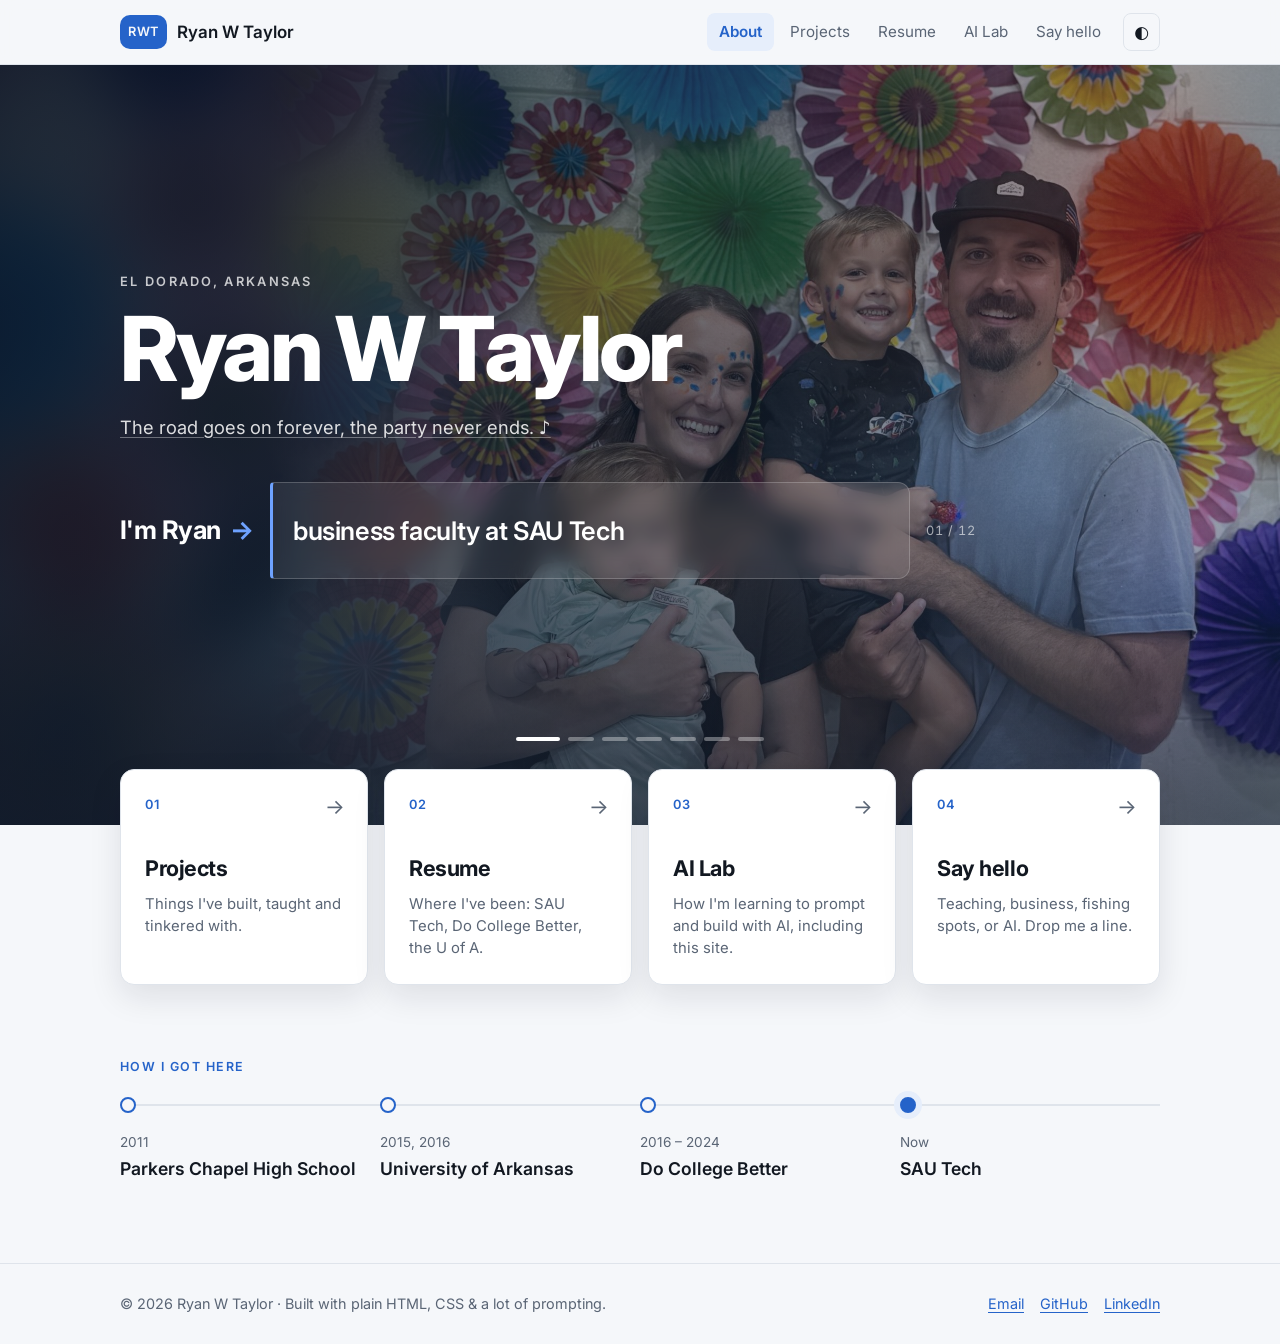
<file: index.html>
<!doctype html>
<html lang="en">
<head>
  <meta charset="utf-8">
  <meta name="viewport" content="width=device-width, initial-scale=1">
  <title>Ryan W Taylor</title>
  <meta name="description" content="Personal website of Ryan W Taylor — Business Faculty at SAU Tech, dad, Razorback fan and bass fisherman.">
  <link rel="preconnect" href="https://fonts.googleapis.com">
  <link rel="preconnect" href="https://fonts.gstatic.com" crossorigin>
  <link href="https://fonts.googleapis.com/css2?family=Inter:wght@400;500;600;700;800&display=swap" rel="stylesheet">
  <link rel="icon" href="assets/brand/favicon.svg" type="image/svg+xml">
  <link rel="icon" href="assets/brand/favicon-32.png" sizes="32x32" type="image/png">
  <link rel="apple-touch-icon" href="assets/brand/apple-touch-icon.png">
  <meta property="og:type" content="website">
  <meta property="og:site_name" content="Ryan W Taylor">
  <meta property="og:title" content="Ryan W Taylor">
  <meta property="og:description" content="the road goes on forever and the party never ends">
  <meta property="og:url" content="https://ryanwtaylor.com/">
  <meta property="og:image" content="https://ryanwtaylor.com/assets/brand/og-image.jpg">
  <meta property="og:image:width" content="1200">
  <meta property="og:image:height" content="630">
  <meta property="og:image:alt" content="Ryan W Taylor quadbox logo: an R, two cartoon dinosaurs, a largemouth bass and a basketball">
  <meta name="twitter:card" content="summary_large_image">
  <link rel="stylesheet" href="css/style.css">
  <script src="js/main.js" defer></script>
</head>
<body class="home">
  <header id="site-header"></header>

  <main>
    <!-- =====================================================================
         BANNER — rotating background images behind your name.
         TO CHANGE THE PHOTOS: put your images in assets/banner/ and edit the
         <img> lines below. Add or remove as many as you like; they rotate in order.
         Photos are shown semi-transparent; adjust --banner-photo-opacity in css/style.css.
         ===================================================================== -->
    <section class="banner" data-banner aria-label="Introduction">
      <div class="banner-slides">
        <img src="assets/banner/family.jpg" alt="">
        <img src="assets/banner/bass.jpg" alt="">
        <img src="assets/banner/tailgate.jpg" alt="">
        <img src="assets/banner/casting.jpg" alt="">
        <img src="assets/banner/beach.jpg" alt="">
        <img src="assets/banner/little-slugger.jpg" alt="">
        <img src="assets/banner/wakesurf.jpg" alt="">
      </div>

      <div class="container banner-content">
        <p class="banner-kicker">El Dorado, Arkansas</p>
        <h1>Ryan W Taylor</h1>
        <p class="banner-tagline">
          <a href="https://www.youtube.com/results?search_query=Robert+Earl+Keen+The+Road+Goes+On+Forever" target="_blank" rel="noopener">The road goes on forever, the party never ends. <span aria-hidden="true">♪</span></a>
        </p>

        <!-- ===== ABOUT ME ROLODEX — one phrase per <li>, each finishing the sentence "I'm Ryan →"; they flip every few seconds. Click to advance. ===== -->
        <div class="rolodex" data-rolodex>
          <span class="rolodex-label">I'm Ryan <span class="rolodex-arrow" aria-hidden="true">→</span></span>
          <button class="rolodex-window" type="button" aria-label="Next fact about Ryan">
            <ul class="rolodex-cards">
              <li>business faculty at SAU Tech</li>
              <li>dad to Owen (4) &amp; Reid (1)</li>
              <li>husband to Haley (age N/A)</li>
              <li>full-time Razorback fan</li>
              <li>also pulling for the Reds &amp; Spurs</li>
              <li>avid Bass Fisherman</li>
              <li>at Lake Ouachita when I can</li>
              <li>little league coach</li>
              <li>part-time runner</li>
              <li>reading <i>The Breaks of the Game</i></li>
              <li>listening to Red Clay Strays, Tyler Childers, Johnny Blue Skies</li>
              <li>watching Widow's Bay, Blaze &amp; The Monster Machines, Dancing with the Stars (Haley)</li>
            </ul>
          </button>
          <span class="rolodex-count" aria-hidden="true"></span>
        </div>
      </div>

      <div class="banner-dots" role="tablist" aria-label="Choose banner image"></div>
    </section>

    <!-- ===== TILES — links to the other pages ===== -->
    <section class="container tiles-section">
      <div class="tiles">
        <a class="tile" href="projects.html">
          <span class="tile-num">01</span>
          <span class="tile-title">Projects</span>
          <span class="tile-desc">Things I've built, taught and tinkered with.</span>
          <span class="tile-arrow" aria-hidden="true">→</span>
        </a>
        <a class="tile" href="resume.html">
          <span class="tile-num">02</span>
          <span class="tile-title">Resume</span>
          <span class="tile-desc">Where I've been: SAU Tech, Do College Better, the U of A.</span>
          <span class="tile-arrow" aria-hidden="true">→</span>
        </a>
        <a class="tile" href="ai.html">
          <span class="tile-num">03</span>
          <span class="tile-title">AI Lab</span>
          <span class="tile-desc">How I'm learning to prompt and build with AI, including this site.</span>
          <span class="tile-arrow" aria-hidden="true">→</span>
        </a>
        <a class="tile" href="contact.html">
          <span class="tile-num">04</span>
          <span class="tile-title">Say hello</span>
          <span class="tile-desc">Teaching, business, fishing spots, or AI. Drop me a line.</span>
          <span class="tile-arrow" aria-hidden="true">→</span>
        </a>
      </div>
    </section>

    <!-- ===== HOW I GOT HERE ===== -->
    <section class="container">
      <p class="eyebrow">How I got here</p>
      <ol class="journey">
        <li><span class="when">2011</span><span class="where">Parkers Chapel High School</span></li>
        <li><span class="when">2015, 2016</span><span class="where">University of Arkansas</span></li>
        <li><span class="when">2016 – 2024</span><span class="where">Do College Better</span></li>
        <li class="is-now"><span class="when">Now</span><span class="where">SAU Tech</span></li>
      </ol>
    </section>
  </main>

  <footer id="site-footer"></footer>
</body>
</html>
</file>
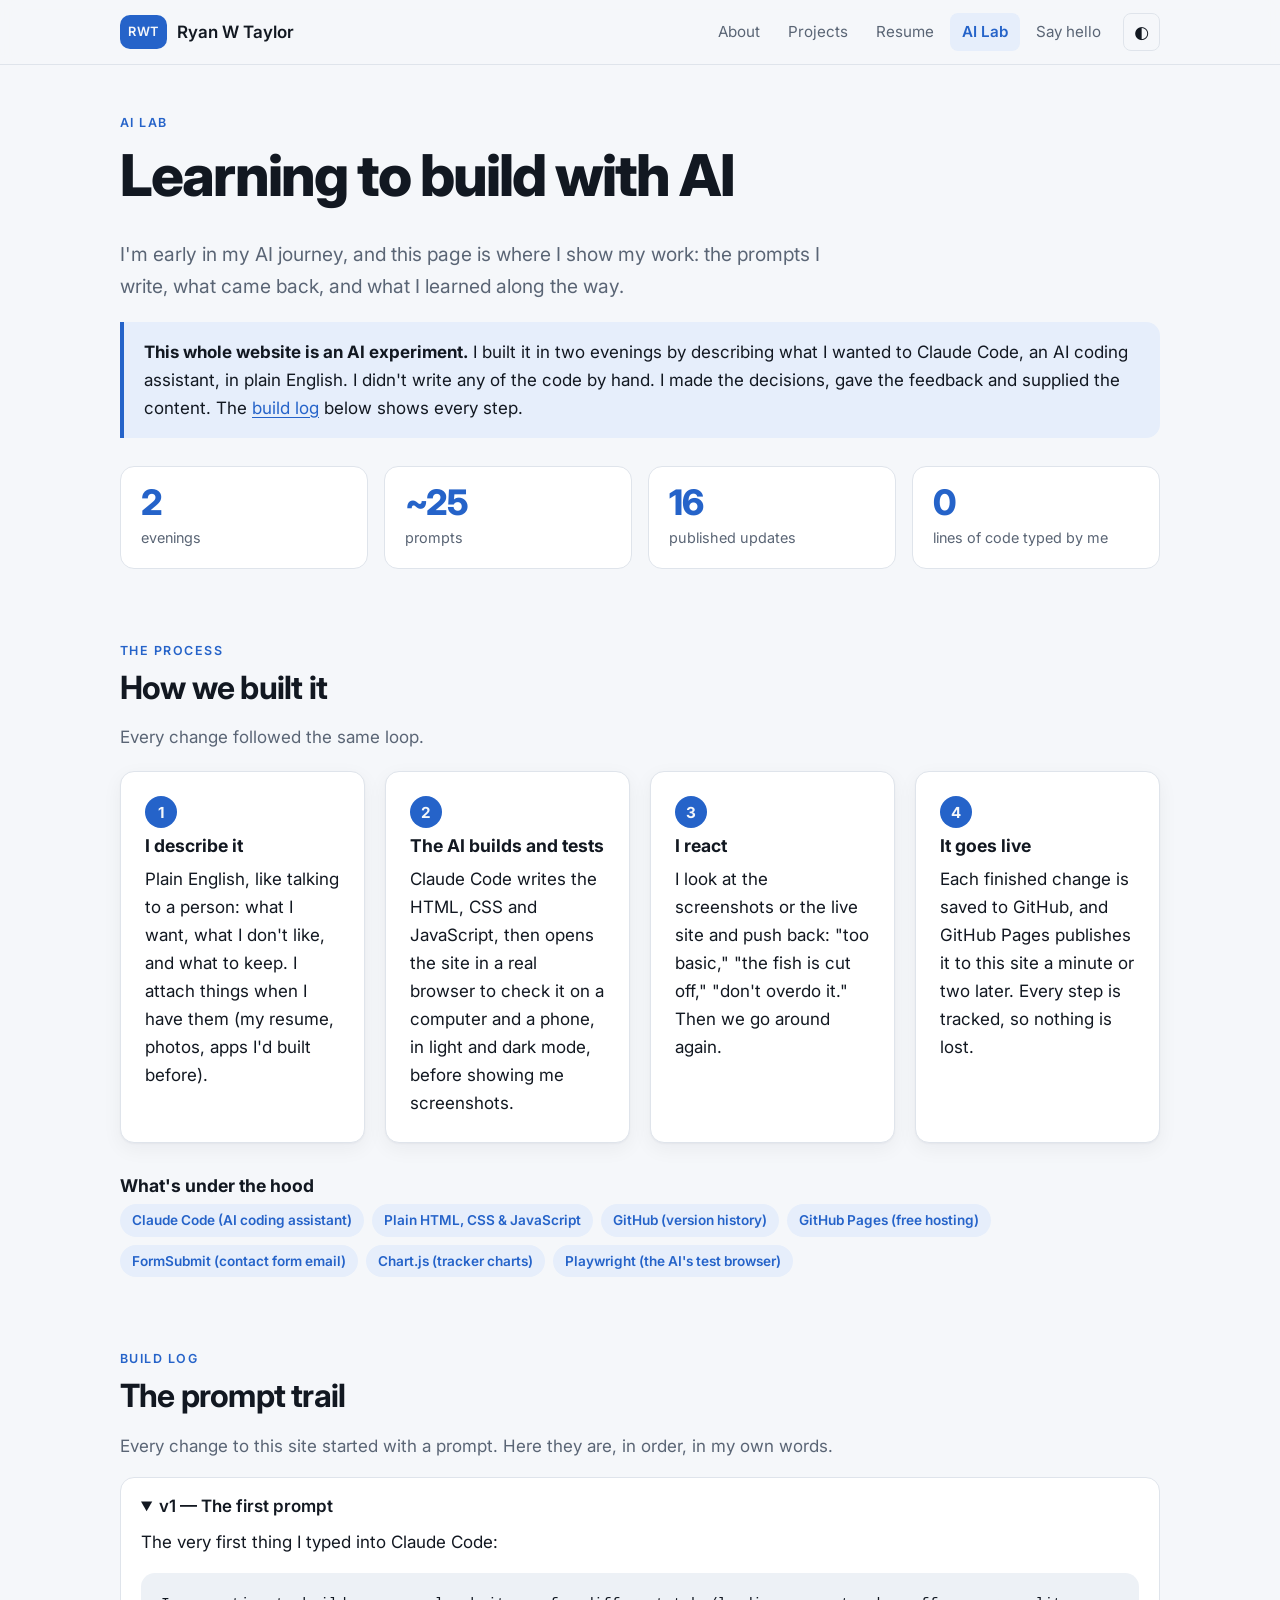
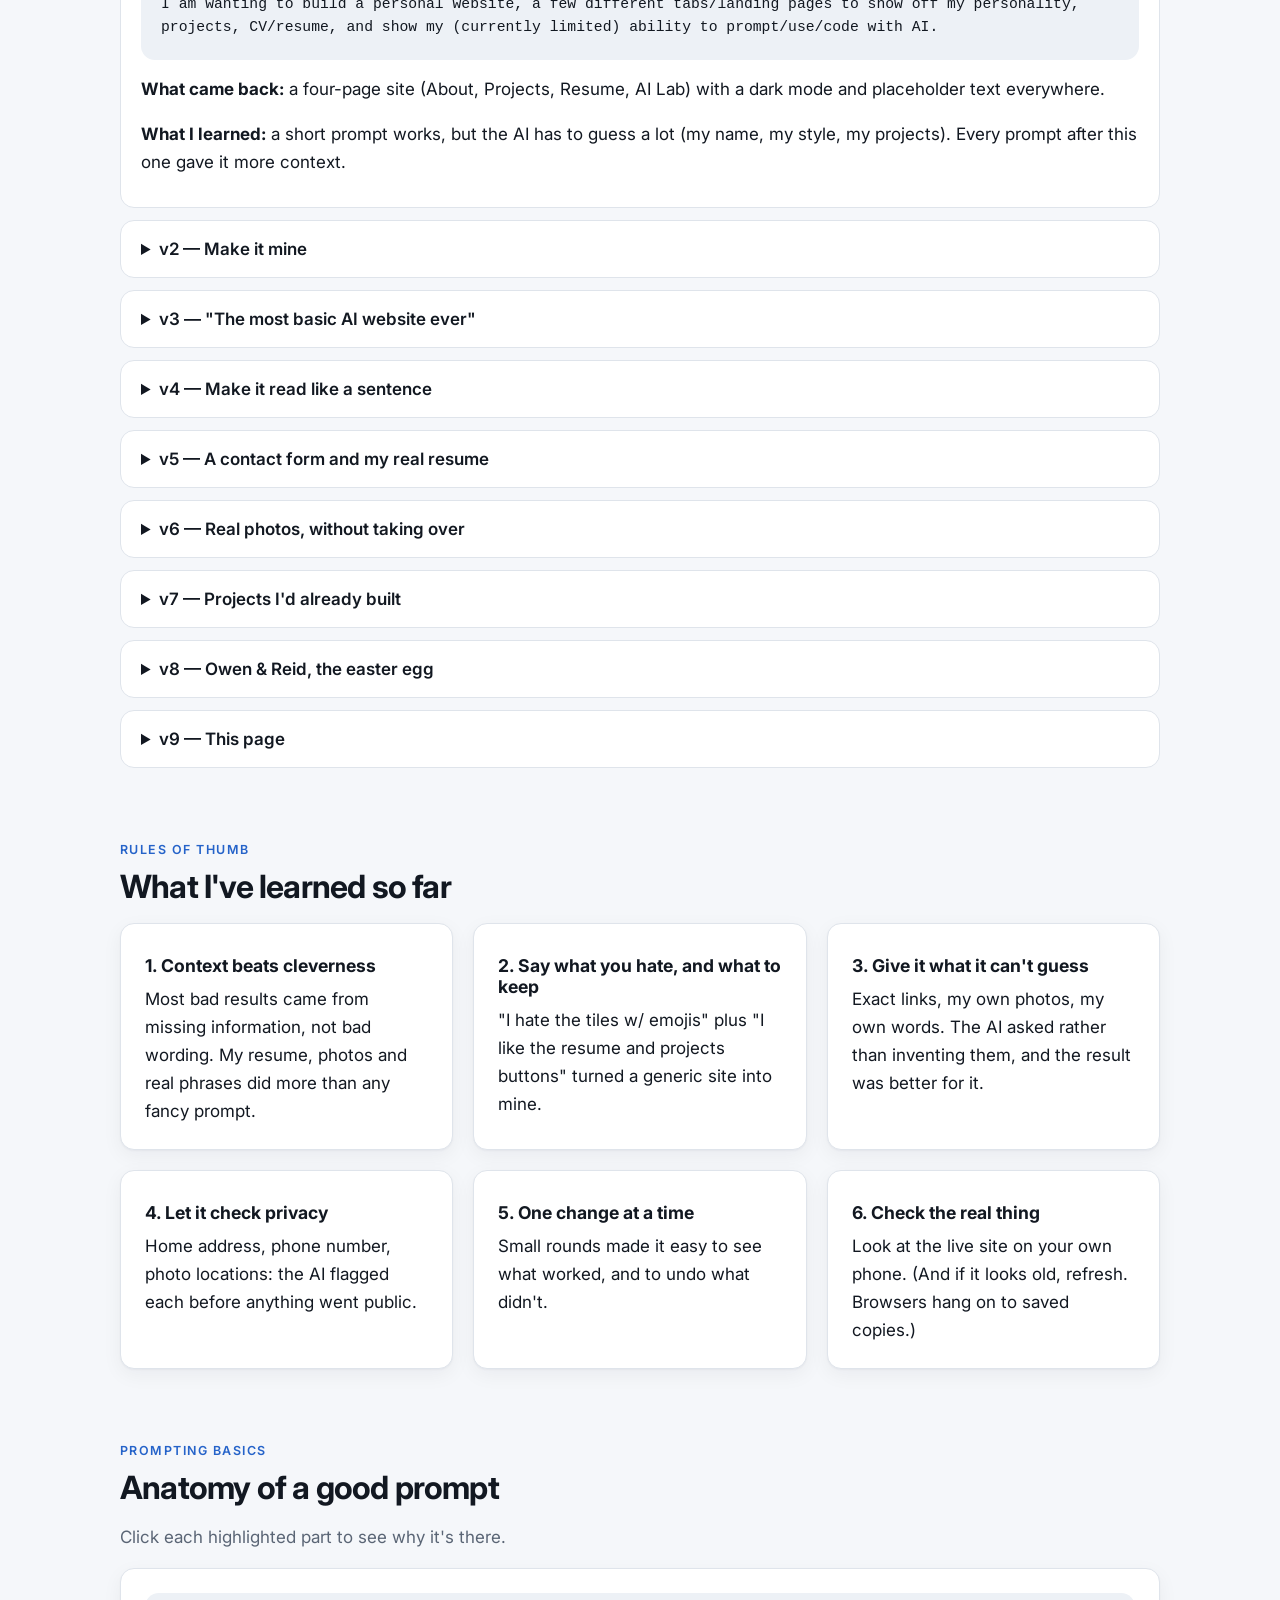
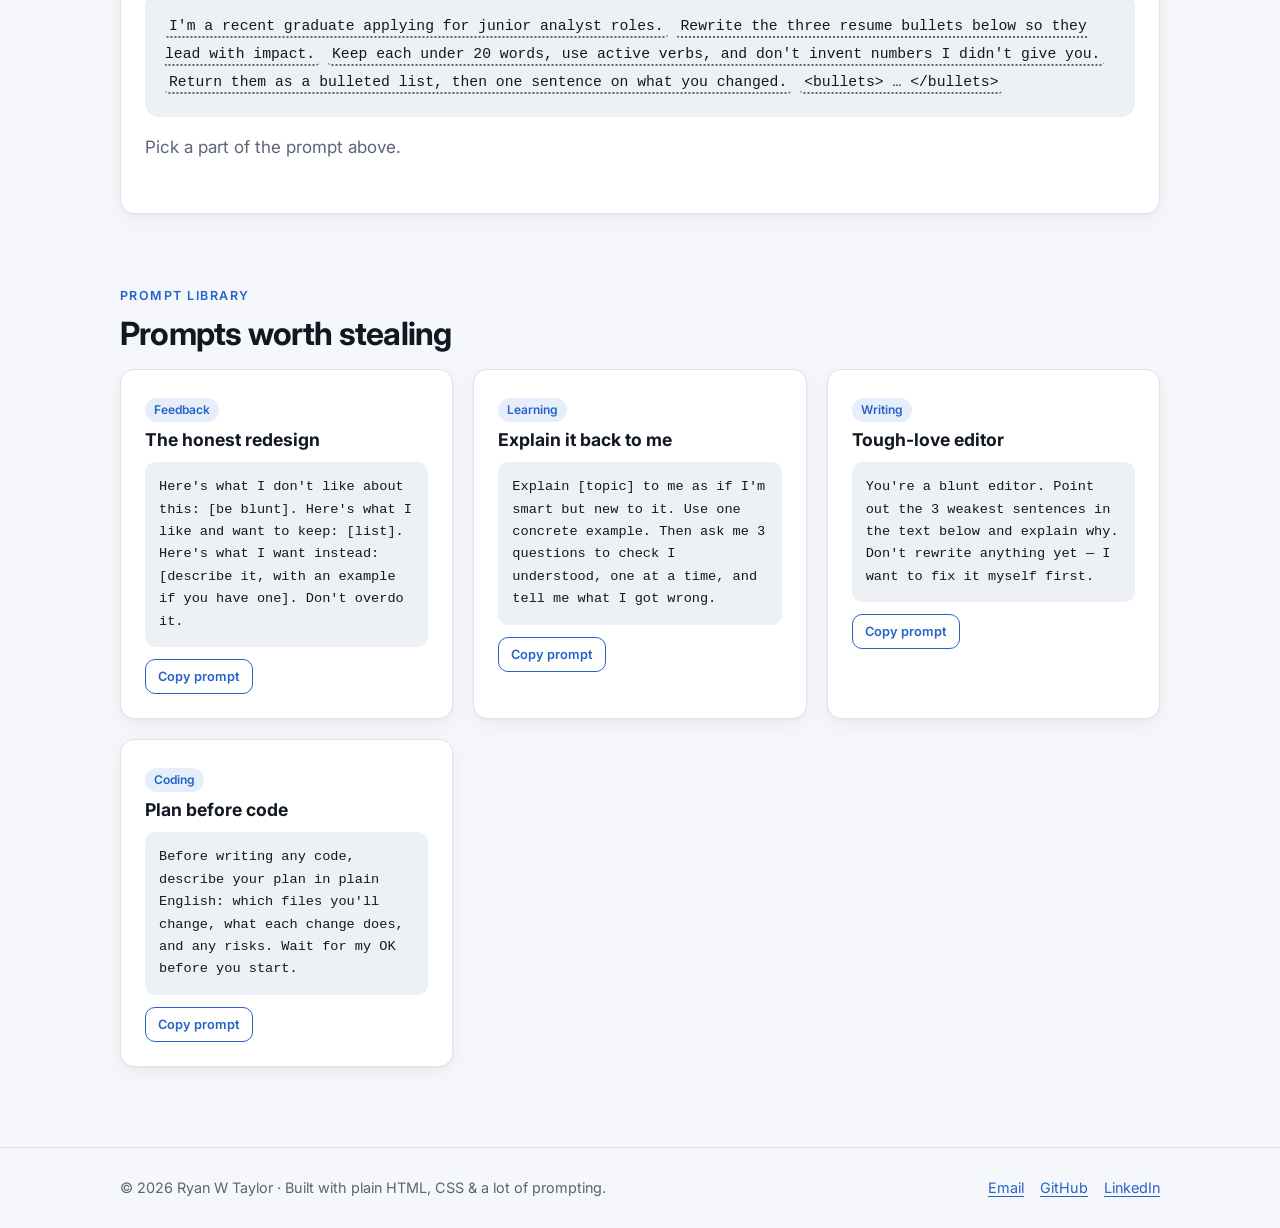
<file: ai.html>
<!doctype html>
<html lang="en">
<head>
  <meta charset="utf-8">
  <meta name="viewport" content="width=device-width, initial-scale=1">
  <title>AI Lab · Ryan W Taylor</title>
  <meta name="description" content="How Ryan W Taylor built this website with AI in two evenings: the process, every prompt, and what he learned.">
  <link rel="preconnect" href="https://fonts.googleapis.com">
  <link rel="preconnect" href="https://fonts.gstatic.com" crossorigin>
  <link href="https://fonts.googleapis.com/css2?family=Inter:wght@400;500;600;700;800&display=swap" rel="stylesheet">
  <link rel="icon" href="assets/brand/favicon.svg" type="image/svg+xml">
  <link rel="icon" href="assets/brand/favicon-32.png" sizes="32x32" type="image/png">
  <link rel="apple-touch-icon" href="assets/brand/apple-touch-icon.png">
  <meta property="og:type" content="website">
  <meta property="og:site_name" content="Ryan W Taylor">
  <meta property="og:title" content="AI Lab · Ryan W Taylor">
  <meta property="og:description" content="the road goes on forever and the party never ends">
  <meta property="og:url" content="https://ryanwtaylor.com/ai.html">
  <meta property="og:image" content="https://ryanwtaylor.com/assets/brand/og-image.jpg">
  <meta property="og:image:width" content="1200">
  <meta property="og:image:height" content="630">
  <meta property="og:image:alt" content="Ryan W Taylor quadbox logo: an R, two cartoon dinosaurs, a largemouth bass and a basketball">
  <meta name="twitter:card" content="summary_large_image">
  <link rel="stylesheet" href="css/style.css">
  <script src="js/main.js" defer></script>
</head>
<body>
  <header id="site-header"></header>

  <main class="container">
    <section>
      <p class="eyebrow">AI Lab</p>
      <h1>Learning to build with AI</h1>
      <p class="lead">
        I'm early in my AI journey, and this page is where I show my work: the prompts I write,
        what came back, and what I learned along the way.
      </p>
      <div class="callout">
        <p><b>This whole website is an AI experiment.</b> I built it in two evenings by describing what I wanted
        to Claude Code, an AI coding assistant, in plain English. I didn't write any of the code by hand. I made the
        decisions, gave the feedback and supplied the content. The <a href="#build-log">build log</a> below shows every step.</p>
      </div>
      <div class="lab-stats">
        <div><b>2</b><span>evenings</span></div>
        <div><b>~25</b><span>prompts</span></div>
        <div><b>16</b><span>published updates</span></div>
        <div><b>0</b><span>lines of code typed by me</span></div>
      </div>
    </section>

    <!-- ===== HOW WE WORK ===== -->
    <section>
      <p class="eyebrow">The process</p>
      <h2>How we built it</h2>
      <p class="muted">Every change followed the same loop.</p>
      <div class="grid lab-steps">
        <div class="card"><span class="step-num">1</span><h3>I describe it</h3><p>Plain English, like talking to a person: what I want, what I don't like, and what to keep. I attach things when I have them (my resume, photos, apps I'd built before).</p></div>
        <div class="card"><span class="step-num">2</span><h3>The AI builds and tests</h3><p>Claude Code writes the HTML, CSS and JavaScript, then opens the site in a real browser to check it on a computer and a phone, in light and dark mode, before showing me screenshots.</p></div>
        <div class="card"><span class="step-num">3</span><h3>I react</h3><p>I look at the screenshots or the live site and push back: "too basic," "the fish is cut off," "don't overdo it." Then we go around again.</p></div>
        <div class="card"><span class="step-num">4</span><h3>It goes live</h3><p>Each finished change is saved to GitHub, and GitHub Pages publishes it to this site a minute or two later. Every step is tracked, so nothing is lost.</p></div>
      </div>
      <h3 class="lab-sub">What's under the hood</h3>
      <div class="tags lab-tools">
        <span class="tag">Claude Code (AI coding assistant)</span>
        <span class="tag">Plain HTML, CSS &amp; JavaScript</span>
        <span class="tag">GitHub (version history)</span>
        <span class="tag">GitHub Pages (free hosting)</span>
        <span class="tag">FormSubmit (contact form email)</span>
        <span class="tag">Chart.js (tracker charts)</span>
        <span class="tag">Playwright (the AI's test browser)</span>
      </div>
    </section>

    <!-- ===== BUILD LOG — keep adding entries as you change the site ===== -->
    <section id="build-log">
      <p class="eyebrow">Build log</p>
      <h2>The prompt trail</h2>
      <p class="muted">Every change to this site started with a prompt. Here they are, in order, in my own words.</p>

      <details open>
        <summary>v1 — The first prompt</summary>
        <p>The very first thing I typed into Claude Code:</p>
        <pre class="anatomy-prompt" style="line-height:1.6">I am wanting to build a personal website, a few different tabs/landing pages to show off my personality, projects, CV/resume, and show my (currently limited) ability to prompt/use/code with AI.</pre>
        <p><b>What came back:</b> a four-page site (About, Projects, Resume, AI Lab) with a dark mode and placeholder text everywhere.</p>
        <p><b>What I learned:</b> a short prompt works, but the AI has to guess a lot (my name, my style, my projects). Every prompt after this one gave it more context.</p>
      </details>

      <details>
        <summary>v2 — Make it mine</summary>
        <p>The AI gave me a fill-in-the-blanks template. I filled in what I was ready to share and told it to skip the rest:</p>
        <pre class="anatomy-prompt" style="line-height:1.6">One-line intro: the road goes on forever, the party never ends --include hyperlink to the Robert Earl Keen Song on YouTube.
Short bio: I'm Ryan --&gt; Business Faculty @ SAU Tech / Dad to Owen (4) &amp; Reid (1) / Husband to Haley (Age N/A) / ...
Jobs: (lets just upload the resume later and skip this)
Colour/style preference: Blues &amp; grays, modern/sleek style.</pre>
        <p><b>What came back:</b> my real About page, a blue-and-gray theme and my name across the site.</p>
        <p><b>What I learned:</b> I paused the AI halfway through ("I need to keep working on that. Pause.") and it stopped cleanly. Finishing my notes and sending everything at once beat rushing.</p>
      </details>

      <details>
        <summary>v3 — "The most basic AI website ever"</summary>
        <p>I didn't like how it looked, so I said exactly why and described what I wanted instead:</p>
        <pre class="anatomy-prompt" style="line-height:1.6">I hate the tiles w/ emojis. The website currently looks like the most basic AI website ever. I'd like a rotating banner that I can customize with images that rotate behind my name &amp; bio details. I don't mind tiles in a row below that banner that can take visitors to second pages. ... Make the "about me" section dynamic as well. Like a rolodex that spins through the details every few seconds.</pre>
        <p><b>What came back:</b> the full-width rotating banner, the flipping "rolodex" of facts about me, and the row of page tiles. Every emoji gone.</p>
        <p><b>What I learned:</b> honest feedback beats polite feedback. Saying what I hated, what I liked and what to keep gave the AI a clear target.</p>
      </details>

      <details>
        <summary>v4 — Make it read like a sentence</summary>
        <pre class="anatomy-prompt" style="line-height:1.6">Let's take out the tabs right below the rolodex, since we already have larger tiles right below them. ... I want it to say "I'm Ryan --&gt; (arrow) and then change the phrases to make syntaxial/grammatical sense. Don't overdo it.</pre>
        <p><b>What came back:</b> "I'm Ryan →" followed by phrases that finish the sentence, like "dad to Owen (4) &amp; Reid (1)." Later I rewrote all twelve phrases myself, word for word.</p>
        <p><b>What I learned:</b> "Don't overdo it" is a useful instruction. And sometimes it's fastest to write the words yourself and let the AI handle the layout.</p>
      </details>

      <details>
        <summary>v5 — A contact form and my real resume</summary>
        <pre class="anatomy-prompt" style="line-height:1.6">Let's work on the "Say Hello" tab. ... let it take you to a short contact form. If someone fills it out, have it send an email to [me]. Also, I have attached my resume. Under the Resume tab, make sure the actual resume can be viewed with one click. Allow people to download it as a PDF.</pre>
        <p><b>What came back:</b> a <a href="contact.html">contact form</a> that emails me, and a <a href="resume.html">resume page</a> built from my PDF with one-click View and Download buttons.</p>
        <p><b>What I learned:</b> before publishing, the AI pointed out that my resume listed my home address and cell number, and asked what I wanted to do. The public copy has both removed. That's a privacy check I wouldn't have thought of.</p>
      </details>

      <details>
        <summary>v6 — Real photos, without taking over</summary>
        <pre class="anatomy-prompt" style="line-height:1.6">Here are some photos to scroll across the home page. Maybe make them semi-transparent? I don't want them to totally overtake the theme of the website.</pre>
        <pre class="anatomy-prompt" style="line-height:1.6">Let's resize the photos so the fish, the kids, etc. are visible as well if possible.</pre>
        <p><b>What came back:</b> my photos fading behind the banner at half strength, then each one shown whole with a soft, blurred copy filling the space around it.</p>
        <p><b>What I learned:</b> my iPhone photos had the GPS location of where they were taken hidden inside them. The AI stripped that out before posting. Also, describing the problem ("the fish is cut off") worked better than guessing at a fix.</p>
      </details>

      <details>
        <summary>v7 — Projects I'd already built</summary>
        <pre class="anatomy-prompt" style="line-height:1.6">Can you put this small workout tracker I built underneath the Projects tab? Enter some false data into it a few times so users can see how it works.</pre>
        <pre class="anatomy-prompt" style="line-height:1.6">Add this Accounting I Chapter 4 Comprehensive Problem to the website under Projects. ... Feel free to change the theme/look to match my website.</pre>
        <pre class="anatomy-prompt" style="line-height:1.6">Make my projects scroll automatically (like the pictures on the home page).</pre>
        <p><b>What came back:</b> my <a href="projects/5x5-tracker.html">5×5 tracker</a> loaded with nine made-up workouts, my <a href="projects/accounting-cycle.html">accounting problem</a> restyled to match the site, and a rotating showcase on the <a href="projects.html">Projects</a> page.</p>
        <p><b>What I learned:</b> apps I'd built in earlier AI chats dropped right in. The AI can pick up its own earlier work, restyle it and add sample data.</p>
      </details>

      <details>
        <summary>v8 — Owen &amp; Reid, the easter egg</summary>
        <pre class="anatomy-prompt" style="line-height:1.6">Do you think we could build a little animation that randomly pops up around the website ... and asks if a visitor wants a quote, a riddle, a music/video suggestion, a photo ... Maybe make the animation a pair of cartoon dinosaurs named Owen and Reid? Owen should be orange, Reid should be blue.</pre>
        <p>Then, one improvement per prompt: a "Something else" button, exact YouTube links for my song picks, no videos, and "Here's two!" photos.</p>
        <p><b>What came back:</b> two cartoon dinosaurs who pop up now and then with a quote, riddle, song or photos. (Psst: type <b>rawr</b> on any page.)</p>
        <p><b>What I learned:</b> big creative ideas work best in layers. Get a basic version working, then add one thing at a time. And the AI won't guess what it can't know: it asked me for the exact YouTube links instead of making them up.</p>
      </details>

      <details>
        <summary>v9 — This page</summary>
        <pre class="anatomy-prompt" style="line-height:1.6">Update the info on the AI Lab page. Include new/updated info on how we've gone about building the site.</pre>
        <p><b>What came back:</b> what you're reading now.</p>
      </details>
    </section>

    <!-- ===== PRINCIPLES ===== -->
    <section>
      <p class="eyebrow">Rules of thumb</p>
      <h2>What I've learned so far</h2>
      <div class="grid">
        <div class="card"><h3>1. Context beats cleverness</h3><p>Most bad results came from missing information, not bad wording. My resume, photos and real phrases did more than any fancy prompt.</p></div>
        <div class="card"><h3>2. Say what you hate, and what to keep</h3><p>"I hate the tiles w/ emojis" plus "I like the resume and projects buttons" turned a generic site into mine.</p></div>
        <div class="card"><h3>3. Give it what it can't guess</h3><p>Exact links, my own photos, my own words. The AI asked rather than inventing them, and the result was better for it.</p></div>
        <div class="card"><h3>4. Let it check privacy</h3><p>Home address, phone number, photo locations: the AI flagged each before anything went public.</p></div>
        <div class="card"><h3>5. One change at a time</h3><p>Small rounds made it easy to see what worked, and to undo what didn't.</p></div>
        <div class="card"><h3>6. Check the real thing</h3><p>Look at the live site on your own phone. (And if it looks old, refresh. Browsers hang on to saved copies.)</p></div>
      </div>
    </section>

    <!-- ===== INTERACTIVE: anatomy of a good prompt ===== -->
    <section>
      <p class="eyebrow">Prompting basics</p>
      <h2>Anatomy of a good prompt</h2>
      <p class="muted">Click each highlighted part to see why it's there.</p>
      <div class="card" data-anatomy>
        <div class="anatomy-prompt">
          <span data-part data-note="ROLE / CONTEXT — Telling the AI who it's helping and why sets the tone and the level of detail. The more it knows about the situation, the less it has to guess.">I'm a recent graduate applying for junior analyst roles.</span>
          <span data-part data-note="TASK — One clear verb and a specific deliverable. 'Rewrite these three bullets' beats 'help with my resume'.">Rewrite the three resume bullets below so they lead with impact.</span>
          <span data-part data-note="CONSTRAINTS — Limits stop the AI from over-delivering or drifting. Length, tone and what to avoid all count.">Keep each under 20 words, use active verbs, and don't invent numbers I didn't give you.</span>
          <span data-part data-note="FORMAT — Saying exactly what the output should look like makes it easy to use straight away.">Return them as a bulleted list, then one sentence on what you changed.</span>
          <span data-part data-note="INPUT — Put the material it should work on last, clearly separated so it can't be confused with the instructions.">&lt;bullets&gt; … &lt;/bullets&gt;</span>
        </div>
        <p class="anatomy-explain muted" data-anatomy-explain aria-live="polite">Pick a part of the prompt above.</p>
      </div>
    </section>

    <!-- ===== PROMPT LIBRARY — add your favourite prompts here ===== -->
    <section>
      <p class="eyebrow">Prompt library</p>
      <h2>Prompts worth stealing</h2>
      <div class="grid">
        <article class="card prompt-card">
          <span class="tag">Feedback</span>
          <h3>The honest redesign</h3>
          <pre id="p4">Here's what I don't like about this: [be blunt]. Here's what I like and want to keep: [list]. Here's what I want instead: [describe it, with an example if you have one]. Don't overdo it.</pre>
          <button class="btn btn-ghost" data-copy="p4">Copy prompt</button>
        </article>
        <article class="card prompt-card">
          <span class="tag">Learning</span>
          <h3>Explain it back to me</h3>
          <pre id="p1">Explain [topic] to me as if I'm smart but new to it. Use one concrete example. Then ask me 3 questions to check I understood, one at a time, and tell me what I got wrong.</pre>
          <button class="btn btn-ghost" data-copy="p1">Copy prompt</button>
        </article>
        <article class="card prompt-card">
          <span class="tag">Writing</span>
          <h3>Tough-love editor</h3>
          <pre id="p2">You're a blunt editor. Point out the 3 weakest sentences in the text below and explain why. Don't rewrite anything yet — I want to fix it myself first.</pre>
          <button class="btn btn-ghost" data-copy="p2">Copy prompt</button>
        </article>
        <article class="card prompt-card">
          <span class="tag">Coding</span>
          <h3>Plan before code</h3>
          <pre id="p3">Before writing any code, describe your plan in plain English: which files you'll change, what each change does, and any risks. Wait for my OK before you start.</pre>
          <button class="btn btn-ghost" data-copy="p3">Copy prompt</button>
        </article>
      </div>
    </section>
  </main>

  <footer id="site-footer"></footer>
</body>
</html>
</file>
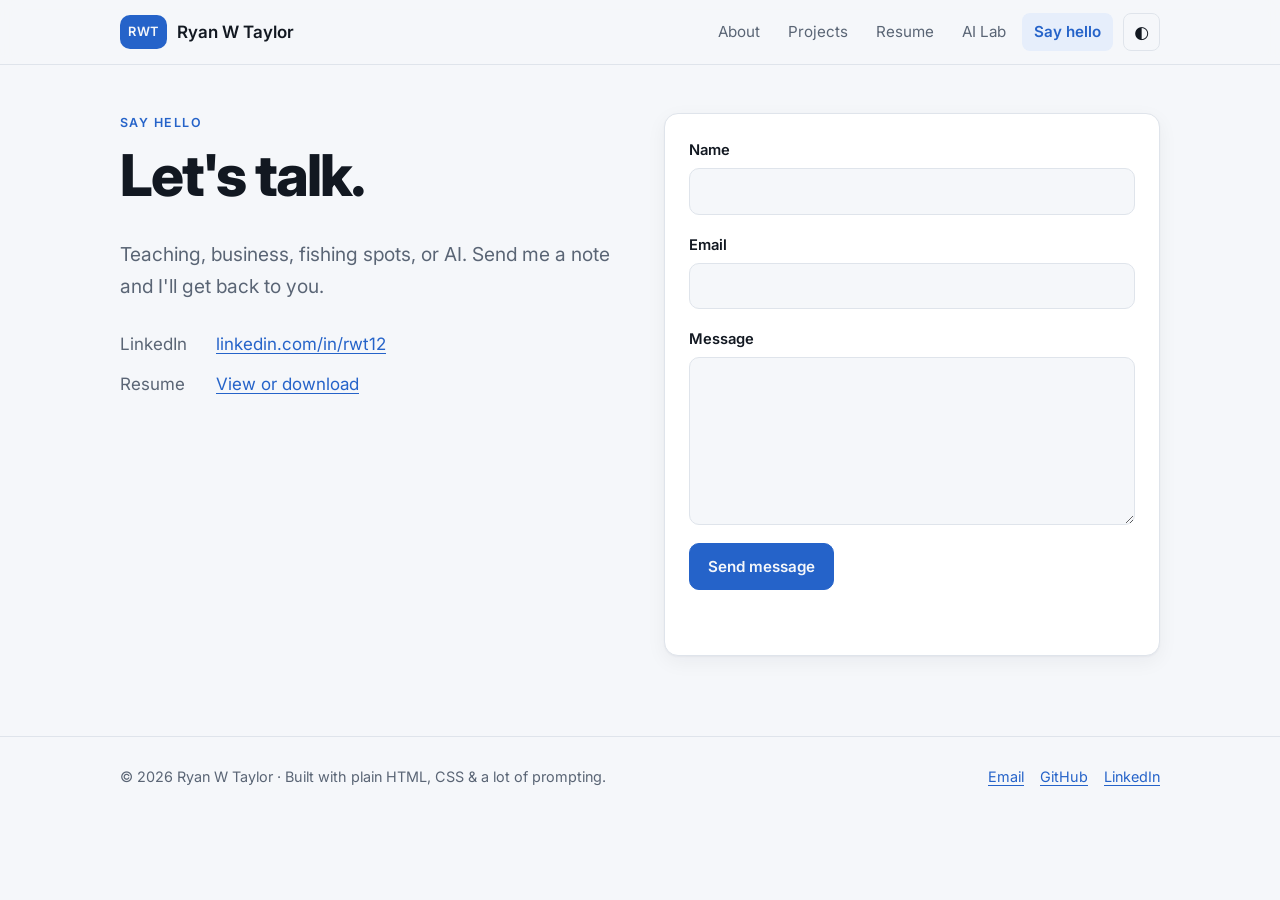
<file: contact.html>
<!doctype html>
<html lang="en">
<head>
  <meta charset="utf-8">
  <meta name="viewport" content="width=device-width, initial-scale=1">
  <title>Say hello · Ryan W Taylor</title>
  <meta name="description" content="Get in touch with Ryan W Taylor.">
  <link rel="preconnect" href="https://fonts.googleapis.com">
  <link rel="preconnect" href="https://fonts.gstatic.com" crossorigin>
  <link href="https://fonts.googleapis.com/css2?family=Inter:wght@400;500;600;700;800&display=swap" rel="stylesheet">
  <link rel="icon" href="assets/brand/favicon.svg" type="image/svg+xml">
  <link rel="icon" href="assets/brand/favicon-32.png" sizes="32x32" type="image/png">
  <link rel="apple-touch-icon" href="assets/brand/apple-touch-icon.png">
  <meta property="og:type" content="website">
  <meta property="og:site_name" content="Ryan W Taylor">
  <meta property="og:title" content="Say hello · Ryan W Taylor">
  <meta property="og:description" content="the road goes on forever and the party never ends">
  <meta property="og:url" content="https://ryanwtaylor.com/contact.html">
  <meta property="og:image" content="https://ryanwtaylor.com/assets/brand/og-image.jpg">
  <meta property="og:image:width" content="1200">
  <meta property="og:image:height" content="630">
  <meta property="og:image:alt" content="Ryan W Taylor quadbox logo: an R, two cartoon dinosaurs, a largemouth bass and a basketball">
  <meta name="twitter:card" content="summary_large_image">
  <link rel="stylesheet" href="css/style.css">
  <script src="js/main.js" defer></script>
</head>
<body>
  <header id="site-header"></header>

  <main class="container">
    <section class="contact-layout">
      <div>
        <p class="eyebrow">Say hello</p>
        <h1>Let's talk.</h1>
        <p class="lead">Teaching, business, fishing spots, or AI. Send me a note and I'll get back to you.</p>
        <ul class="contact-links">
          <li><span>LinkedIn</span><a href="https://www.linkedin.com/in/rwt12" target="_blank" rel="noopener">linkedin.com/in/rwt12</a></li>
          <li><span>Resume</span><a href="resume.html">View or download</a></li>
        </ul>
      </div>

      <!--
        Messages are delivered by FormSubmit (formsubmit.co) to the address in data-endpoint.
        The very first submission sends an activation email to that inbox; click "Activate" once
        and every message after that arrives normally.
      -->
      <form class="card contact-form" data-contact-form data-endpoint="https://formsubmit.co/ajax/wryan.taylor12@gmail.com" novalidate>
        <label>Name
          <input type="text" name="name" autocomplete="name" required>
        </label>
        <label>Email
          <input type="email" name="email" autocomplete="email" required>
        </label>
        <label>Message
          <textarea name="message" rows="6" required></textarea>
        </label>
        <!-- Spam trap: real people never see or fill this in. -->
        <input type="text" name="_honey" class="visually-hidden" tabindex="-1" autocomplete="off" aria-hidden="true">
        <input type="hidden" name="_subject" value="New message from your website">
        <input type="hidden" name="_template" value="table">
        <button class="btn" type="submit">Send message</button>
        <p class="form-status" data-form-status role="status" aria-live="polite"></p>
      </form>
    </section>
  </main>

  <footer id="site-footer"></footer>
</body>
</html>
</file>
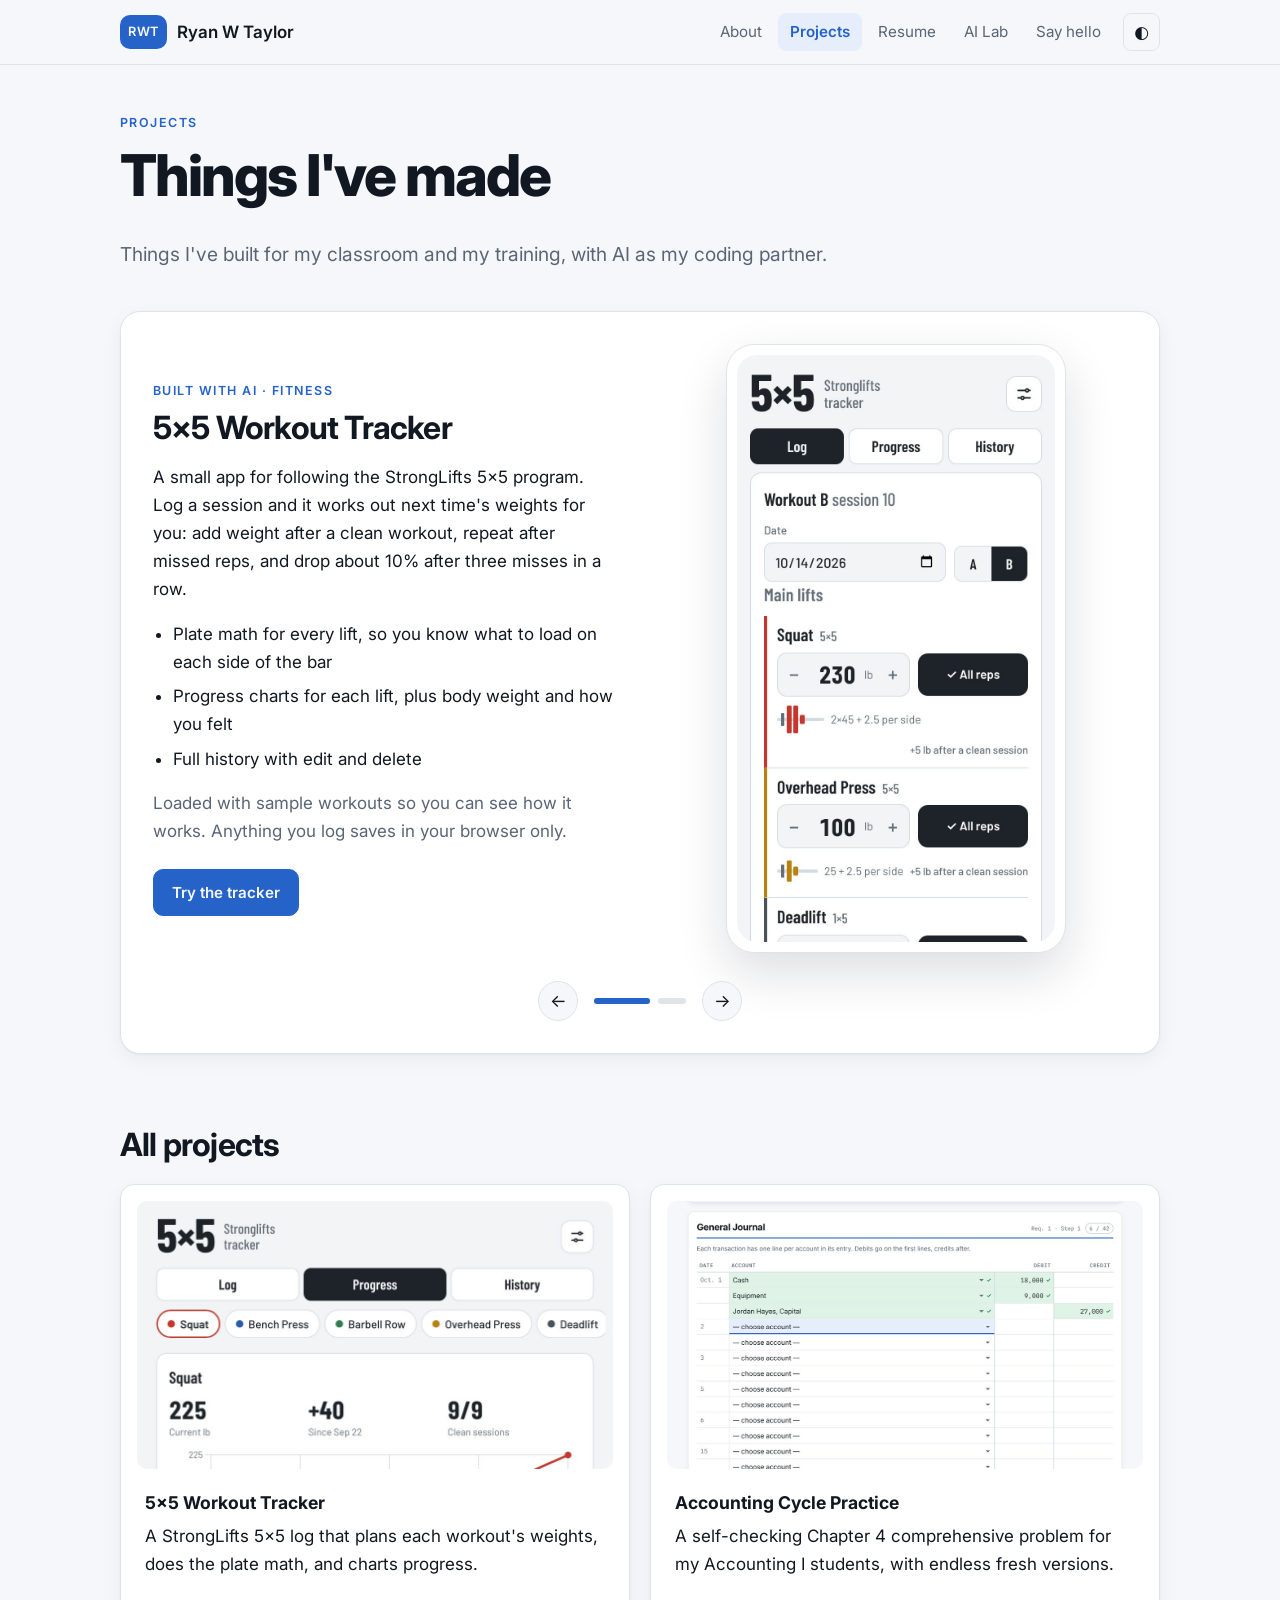
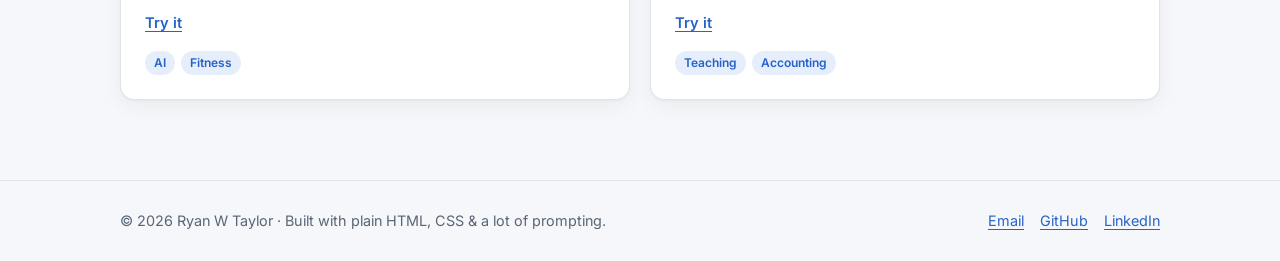
<file: projects.html>
<!doctype html>
<html lang="en">
<head>
  <meta charset="utf-8">
  <meta name="viewport" content="width=device-width, initial-scale=1">
  <title>Projects · Ryan W Taylor</title>
  <meta name="description" content="Projects by Ryan W Taylor.">
  <link rel="preconnect" href="https://fonts.googleapis.com">
  <link rel="preconnect" href="https://fonts.gstatic.com" crossorigin>
  <link href="https://fonts.googleapis.com/css2?family=Inter:wght@400;500;600;700;800&display=swap" rel="stylesheet">
  <link rel="icon" href="assets/brand/favicon.svg" type="image/svg+xml">
  <link rel="icon" href="assets/brand/favicon-32.png" sizes="32x32" type="image/png">
  <link rel="apple-touch-icon" href="assets/brand/apple-touch-icon.png">
  <meta property="og:type" content="website">
  <meta property="og:site_name" content="Ryan W Taylor">
  <meta property="og:title" content="Projects · Ryan W Taylor">
  <meta property="og:description" content="the road goes on forever and the party never ends">
  <meta property="og:url" content="https://ryanwtaylor.com/projects.html">
  <meta property="og:image" content="https://ryanwtaylor.com/assets/brand/og-image.jpg">
  <meta property="og:image:width" content="1200">
  <meta property="og:image:height" content="630">
  <meta property="og:image:alt" content="Ryan W Taylor quadbox logo: an R, two cartoon dinosaurs, a largemouth bass and a basketball">
  <meta name="twitter:card" content="summary_large_image">
  <link rel="stylesheet" href="css/style.css">
  <script src="js/main.js" defer></script>
</head>
<body>
  <header id="site-header"></header>

  <main class="container">
    <section>
      <p class="eyebrow">Projects</p>
      <h1>Things I've made</h1>
      <p class="lead">Things I've built for my classroom and my training, with AI as my coding partner.</p>
    </section>

    <!-- =====================================================================
         SHOWCASE — rotates through the projects automatically.
         TO ADD A PROJECT: copy one <article class="carousel-slide"> block.
         ===================================================================== -->
    <section class="carousel" data-carousel aria-roledescription="carousel" aria-label="Featured projects" style="margin-top: 40px">
      <div class="carousel-track">
        <article class="carousel-slide featured" aria-roledescription="slide" aria-label="5×5 Workout Tracker">
          <div class="featured-text">
            <p class="eyebrow">Built with AI · Fitness</p>
            <h2>5×5 Workout Tracker</h2>
            <p>A small app for following the StrongLifts 5×5 program. Log a session and it works out next time's weights for you: add weight after a clean workout, repeat after missed reps, and drop about 10% after three misses in a row.</p>
            <ul class="featured-list">
              <li>Plate math for every lift, so you know what to load on each side of the bar</li>
              <li>Progress charts for each lift, plus body weight and how you felt</li>
              <li>Full history with edit and delete</li>
            </ul>
            <p class="muted">Loaded with sample workouts so you can see how it works. Anything you log saves in your browser only.</p>
            <div class="btn-row">
              <a class="btn" href="projects/5x5-tracker.html" target="_blank" rel="noopener">Try the tracker</a>
            </div>
          </div>
          <a class="device" href="projects/5x5-tracker.html" target="_blank" rel="noopener" aria-label="Open the 5×5 Workout Tracker">
            <img src="assets/projects/tracker-phone.jpg" alt="The tracker's Log tab, planning the next workout's weights">
          </a>
        </article>

        <article class="carousel-slide featured" aria-roledescription="slide" aria-label="Accounting Cycle Practice">
          <div class="featured-text">
            <p class="eyebrow">For my students · Accounting I</p>
            <h2>Accounting Cycle Practice</h2>
            <p>An interactive version of the Chapter 4 comprehensive problem I built for my Principles of Accounting I class at SAU Tech. Students work one month of a new service business, from the first journal entry to the post-closing trial balance.</p>
            <ul class="featured-list">
              <li>Every cell is checked as you go: green ✓ for right, red ✗ for another look</li>
              <li>"New problem" creates a fresh business and numbers, with a shareable code so a whole class can work the same version</li>
              <li>Journal, T accounts, trial balances, financial statements, closing entries and ratios, plus an answer key</li>
            </ul>
            <p class="muted">Work saves in your browser, so you can come back to it.</p>
            <div class="btn-row">
              <a class="btn" href="projects/accounting-cycle.html" target="_blank" rel="noopener">Try the problem</a>
            </div>
          </div>
          <a class="shot" href="projects/accounting-cycle.html" target="_blank" rel="noopener" aria-label="Open Accounting Cycle Practice">
            <img src="assets/projects/accounting-preview.jpg" alt="The accounting worksheet, with the first journal entry checked correct">
          </a>
        </article>
      </div>

      <div class="carousel-controls">
        <button class="carousel-arrow" type="button" data-carousel-prev aria-label="Previous project">←</button>
        <div class="carousel-dots" role="tablist" aria-label="Choose a project"></div>
        <button class="carousel-arrow" type="button" data-carousel-next aria-label="Next project">→</button>
      </div>
    </section>

    <!-- ===== PROJECT TILES — one card per project ===== -->
    <section style="margin-top: 72px">
      <h2>All projects</h2>
      <div class="grid grid-2" style="margin-top: 20px">
        <article class="card project-card">
          <img class="project-thumb" src="assets/projects/tracker-preview.jpg" alt="" loading="lazy">
          <h3>5×5 Workout Tracker</h3>
          <p>A StrongLifts 5×5 log that plans each workout's weights, does the plate math, and charts progress.</p>
          <div class="card-links">
            <a href="projects/5x5-tracker.html" target="_blank" rel="noopener">Try it</a>
          </div>
          <div class="tags"><span class="tag">AI</span><span class="tag">Fitness</span></div>
        </article>

        <article class="card project-card">
          <img class="project-thumb" src="assets/projects/accounting-preview.jpg" alt="" loading="lazy">
          <h3>Accounting Cycle Practice</h3>
          <p>A self-checking Chapter 4 comprehensive problem for my Accounting I students, with endless fresh versions.</p>
          <div class="card-links">
            <a href="projects/accounting-cycle.html" target="_blank" rel="noopener">Try it</a>
          </div>
          <div class="tags"><span class="tag">Teaching</span><span class="tag">Accounting</span></div>
        </article>
      </div>
    </section>
  </main>

  <footer id="site-footer"></footer>
</body>
</html>
</file>
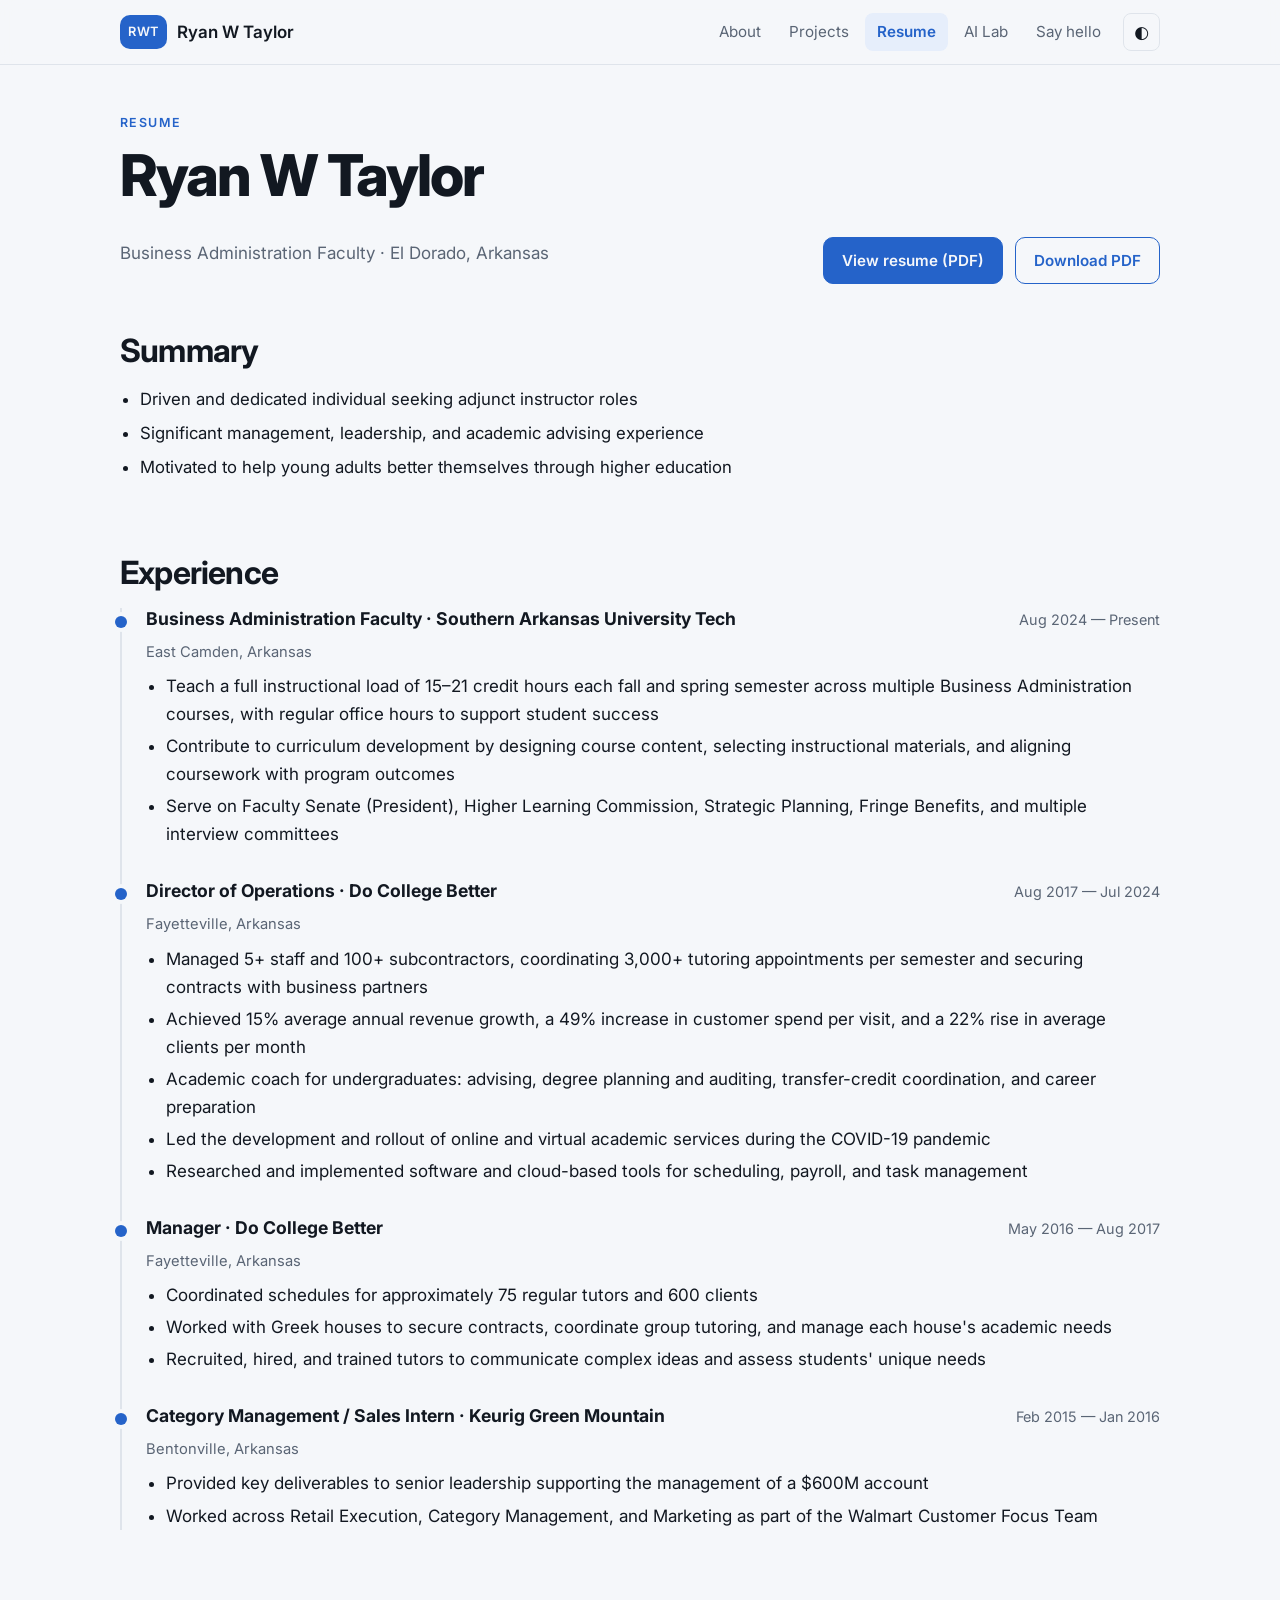
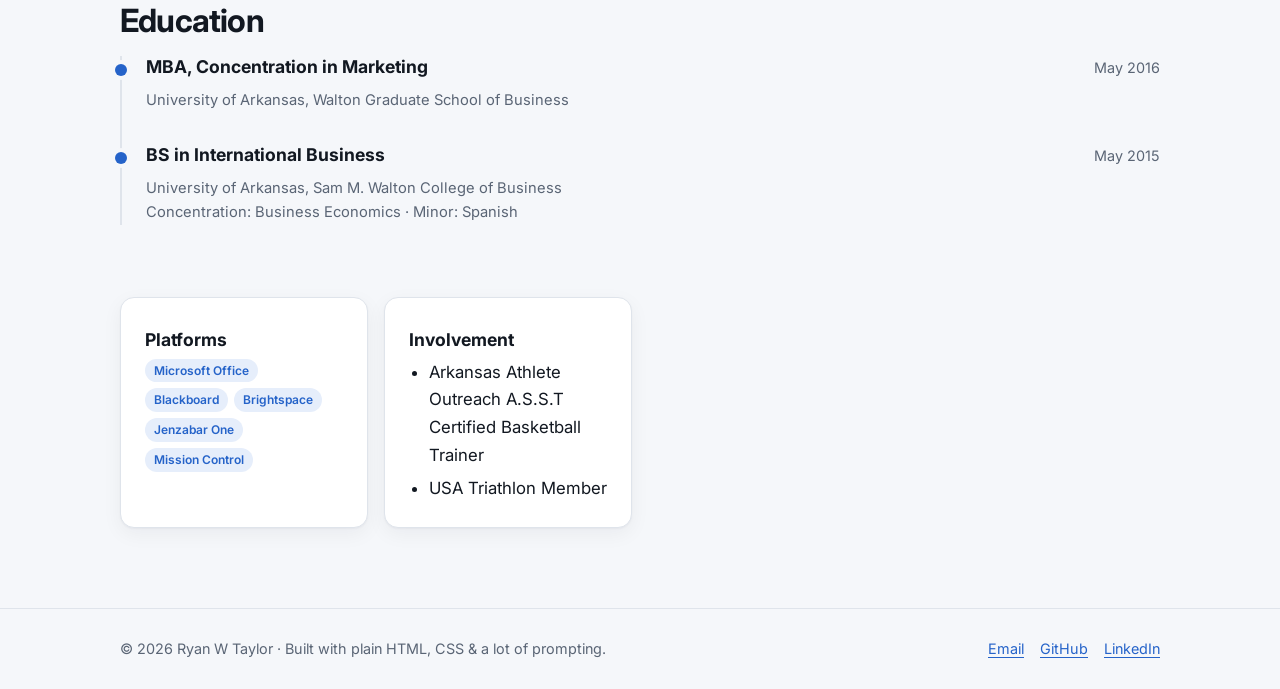
<file: resume.html>
<!doctype html>
<html lang="en">
<head>
  <meta charset="utf-8">
  <meta name="viewport" content="width=device-width, initial-scale=1">
  <title>Resume · Ryan W Taylor</title>
  <meta name="description" content="Resume of Ryan W Taylor — Business Administration Faculty at Southern Arkansas University Tech.">
  <link rel="preconnect" href="https://fonts.googleapis.com">
  <link rel="preconnect" href="https://fonts.gstatic.com" crossorigin>
  <link href="https://fonts.googleapis.com/css2?family=Inter:wght@400;500;600;700;800&display=swap" rel="stylesheet">
  <link rel="icon" href="assets/brand/favicon.svg" type="image/svg+xml">
  <link rel="icon" href="assets/brand/favicon-32.png" sizes="32x32" type="image/png">
  <link rel="apple-touch-icon" href="assets/brand/apple-touch-icon.png">
  <meta property="og:type" content="website">
  <meta property="og:site_name" content="Ryan W Taylor">
  <meta property="og:title" content="Resume · Ryan W Taylor">
  <meta property="og:description" content="the road goes on forever and the party never ends">
  <meta property="og:url" content="https://ryanwtaylor.com/resume.html">
  <meta property="og:image" content="https://ryanwtaylor.com/assets/brand/og-image.jpg">
  <meta property="og:image:width" content="1200">
  <meta property="og:image:height" content="630">
  <meta property="og:image:alt" content="Ryan W Taylor quadbox logo: an R, two cartoon dinosaurs, a largemouth bass and a basketball">
  <meta name="twitter:card" content="summary_large_image">
  <link rel="stylesheet" href="css/style.css">
  <script src="js/main.js" defer></script>
</head>
<body>
  <header id="site-header"></header>

  <main class="container">
    <!-- TO UPDATE THE PDF: replace assets/Ryan-Taylor-Resume.pdf with your new file (same name). -->
    <section class="resume-header">
      <div>
        <p class="eyebrow">Resume</p>
        <h1>Ryan W Taylor</h1>
        <p class="muted">Business Administration Faculty · El Dorado, Arkansas</p>
      </div>
      <div class="btn-row" style="margin-top: 0">
        <a class="btn" href="assets/Ryan-Taylor-Resume.pdf" target="_blank" rel="noopener">View resume (PDF)</a>
        <a class="btn btn-ghost" href="assets/Ryan-Taylor-Resume.pdf" download="Ryan-Taylor-Resume.pdf">Download PDF</a>
      </div>
    </section>

    <section style="margin-top: 48px">
      <h2>Summary</h2>
      <ul class="summary-list">
        <li>Driven and dedicated individual seeking adjunct instructor roles</li>
        <li>Significant management, leadership, and academic advising experience</li>
        <li>Motivated to help young adults better themselves through higher education</li>
      </ul>
    </section>

    <section>
      <h2>Experience</h2>
      <div class="timeline">
        <div class="timeline-item">
          <div class="timeline-meta">
            <h3>Business Administration Faculty · Southern Arkansas University Tech</h3>
            <span class="when">Aug 2024 — Present</span>
          </div>
          <p class="where">East Camden, Arkansas</p>
          <ul>
            <li>Teach a full instructional load of 15–21 credit hours each fall and spring semester across multiple Business Administration courses, with regular office hours to support student success</li>
            <li>Contribute to curriculum development by designing course content, selecting instructional materials, and aligning coursework with program outcomes</li>
            <li>Serve on Faculty Senate (President), Higher Learning Commission, Strategic Planning, Fringe Benefits, and multiple interview committees</li>
          </ul>
        </div>
        <div class="timeline-item">
          <div class="timeline-meta">
            <h3>Director of Operations · Do College Better</h3>
            <span class="when">Aug 2017 — Jul 2024</span>
          </div>
          <p class="where">Fayetteville, Arkansas</p>
          <ul>
            <li>Managed 5+ staff and 100+ subcontractors, coordinating 3,000+ tutoring appointments per semester and securing contracts with business partners</li>
            <li>Achieved 15% average annual revenue growth, a 49% increase in customer spend per visit, and a 22% rise in average clients per month</li>
            <li>Academic coach for undergraduates: advising, degree planning and auditing, transfer-credit coordination, and career preparation</li>
            <li>Led the development and rollout of online and virtual academic services during the COVID-19 pandemic</li>
            <li>Researched and implemented software and cloud-based tools for scheduling, payroll, and task management</li>
          </ul>
        </div>
        <div class="timeline-item">
          <div class="timeline-meta">
            <h3>Manager · Do College Better</h3>
            <span class="when">May 2016 — Aug 2017</span>
          </div>
          <p class="where">Fayetteville, Arkansas</p>
          <ul>
            <li>Coordinated schedules for approximately 75 regular tutors and 600 clients</li>
            <li>Worked with Greek houses to secure contracts, coordinate group tutoring, and manage each house's academic needs</li>
            <li>Recruited, hired, and trained tutors to communicate complex ideas and assess students' unique needs</li>
          </ul>
        </div>
        <div class="timeline-item">
          <div class="timeline-meta">
            <h3>Category Management / Sales Intern · Keurig Green Mountain</h3>
            <span class="when">Feb 2015 — Jan 2016</span>
          </div>
          <p class="where">Bentonville, Arkansas</p>
          <ul>
            <li>Provided key deliverables to senior leadership supporting the management of a $600M account</li>
            <li>Worked across Retail Execution, Category Management, and Marketing as part of the Walmart Customer Focus Team</li>
          </ul>
        </div>
      </div>
    </section>

    <section>
      <h2>Education</h2>
      <div class="timeline">
        <div class="timeline-item">
          <div class="timeline-meta">
            <h3>MBA, Concentration in Marketing</h3>
            <span class="when">May 2016</span>
          </div>
          <p class="where">University of Arkansas, Walton Graduate School of Business</p>
        </div>
        <div class="timeline-item">
          <div class="timeline-meta">
            <h3>BS in International Business</h3>
            <span class="when">May 2015</span>
          </div>
          <p class="where">University of Arkansas, Sam M. Walton College of Business<br>Concentration: Business Economics · Minor: Spanish</p>
        </div>
      </div>
    </section>

    <section>
      <div class="skills">
        <div class="card">
          <h3>Platforms</h3>
          <div class="tags"><span class="tag">Microsoft Office</span><span class="tag">Blackboard</span><span class="tag">Brightspace</span><span class="tag">Jenzabar One</span><span class="tag">Mission Control</span></div>
        </div>
        <div class="card">
          <h3>Involvement</h3>
          <ul class="summary-list"><li>Arkansas Athlete Outreach A.S.S.T Certified Basketball Trainer</li><li>USA Triathlon Member</li></ul>
        </div>
      </div>
    </section>
  </main>

  <footer id="site-footer"></footer>
</body>
</html>
</file>
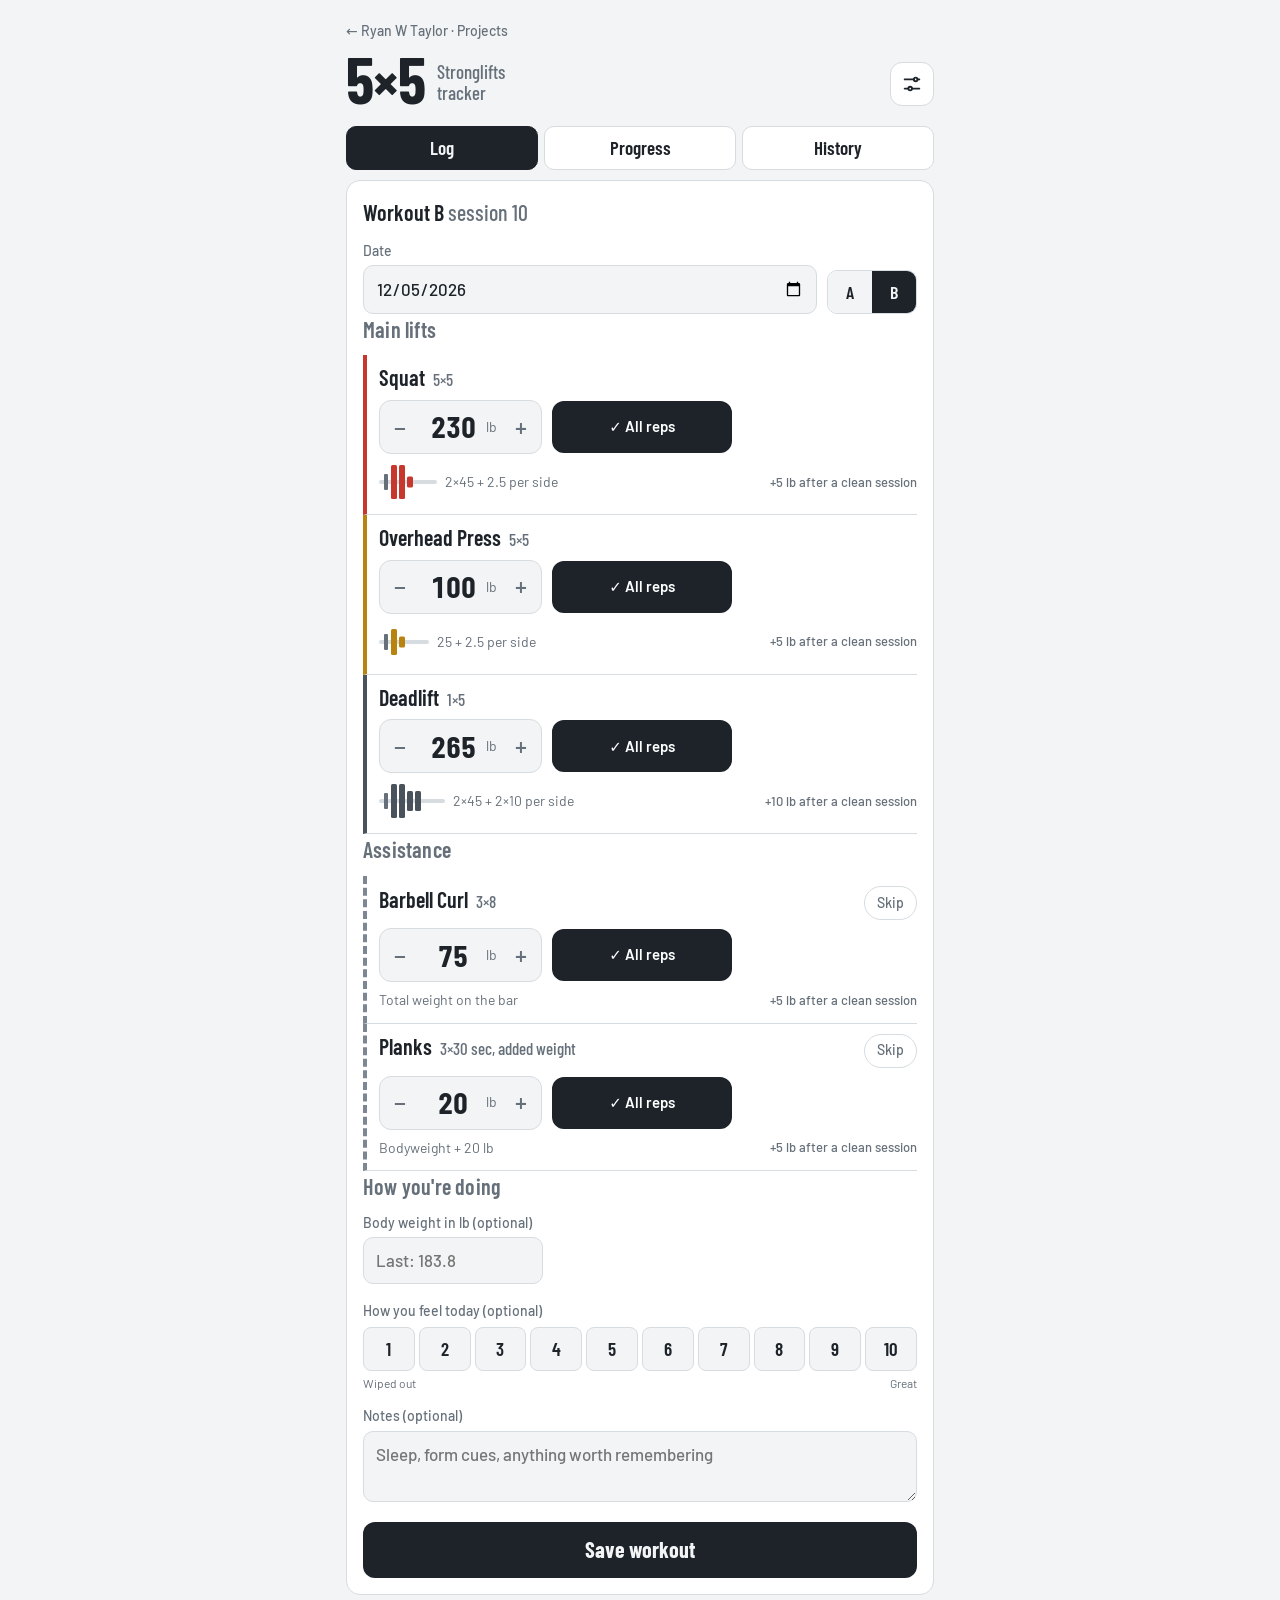
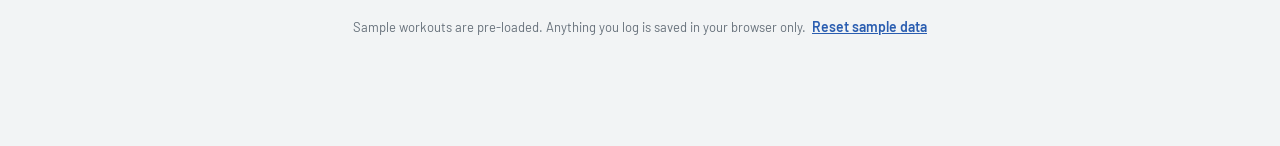
<file: projects/5x5-tracker.html>
<!DOCTYPE html>
<html lang="en">
<head>
<meta charset="utf-8">
<meta name="viewport" content="width=device-width, initial-scale=1, viewport-fit=cover">
<title>5×5 Tracker · Ryan W Taylor</title>
<link rel="icon" href="../assets/brand/favicon.svg" type="image/svg+xml">
<link rel="icon" href="../assets/brand/favicon-32.png" sizes="32x32" type="image/png">
<link rel="apple-touch-icon" href="../assets/brand/apple-touch-icon.png">
<meta property="og:type" content="website">
<meta property="og:site_name" content="Ryan W Taylor">
<meta property="og:title" content="5×5 Tracker · Ryan W Taylor">
<meta property="og:description" content="the road goes on forever and the party never ends">
<meta property="og:url" content="https://ryanwtaylor.com/projects/5x5-tracker.html">
<meta property="og:image" content="https://ryanwtaylor.com/assets/brand/og-image.jpg">
<meta property="og:image:width" content="1200">
<meta property="og:image:height" content="630">
<meta property="og:image:alt" content="Ryan W Taylor quadbox logo: an R, two cartoon dinosaurs, a largemouth bass and a basketball">
<meta name="twitter:card" content="summary_large_image">
<link rel="preconnect" href="https://fonts.googleapis.com">
<link rel="preconnect" href="https://fonts.gstatic.com" crossorigin>
<link href="https://fonts.googleapis.com/css2?family=Barlow+Condensed:wght@500;600;700&family=Barlow:wght@400;500;600&display=swap" rel="stylesheet">
<script src="vendor/chart.umd.js"></script><!-- Chart.js 4.4.1, MIT License -->
<style>
:root{
  --chalk:#F2F4F5; --surface:#FFFFFF; --ink:#1D2329; --muted:#66707A; --line:#D7DCE0;
  --red:#C8372D; --blue:#2A5DB0; --green:#2F7D4F; --ochre:#B9830F; --iron:#4A535C;
  --assist:#7C8791;
  --display:"Barlow Condensed","Arial Narrow",Arial,sans-serif;
  --body:"Barlow",system-ui,-apple-system,"Segoe UI",sans-serif;
  box-sizing:border-box;
  padding-top:env(safe-area-inset-top,0px);
  padding-bottom:env(safe-area-inset-bottom,0px);
}
@media (prefers-color-scheme: dark){
  :root:not([data-theme="light"]){
    --chalk:#161A1E; --surface:#1F252A; --ink:#E7EBEE; --muted:#97A1AA; --line:#333B42;
    --red:#E5584D; --blue:#6A96E6; --green:#52B178; --ochre:#E2AF3C; --iron:#A7B1BA; --assist:#8D98A2;
  }
}
:root[data-theme="dark"]{
  --chalk:#161A1E; --surface:#1F252A; --ink:#E7EBEE; --muted:#97A1AA; --line:#333B42;
  --red:#E5584D; --blue:#6A96E6; --green:#52B178; --ochre:#E2AF3C; --iron:#A7B1BA; --assist:#8D98A2;
}
*,*::before,*::after{box-sizing:inherit}
html{scroll-padding-top:env(safe-area-inset-top,0px)}
body{margin:0;background:var(--chalk);color:var(--ink);font-family:var(--body);font-size:16px;line-height:1.45;-webkit-font-smoothing:antialiased}
button,input,textarea{font:inherit;color:inherit}
button{cursor:pointer}
:focus-visible{outline:3px solid var(--blue);outline-offset:2px;border-radius:6px}
.wrap{max-width:620px;margin:0 auto;padding:18px 16px 96px}

/* Header */
.top{display:flex;align-items:flex-end;justify-content:space-between;gap:12px;margin-bottom:14px}
.brand{display:flex;align-items:flex-end;gap:12px}
.mark{font-family:var(--display);font-weight:700;font-size:64px;line-height:.82;letter-spacing:-1px}
.brand-sub{font-family:var(--display);font-weight:500;font-size:19px;color:var(--muted);line-height:1.1;padding-bottom:2px}
.icon-btn{width:44px;height:44px;border-radius:12px;border:1px solid var(--line);background:var(--surface);display:grid;place-items:center}
.icon-btn svg{width:22px;height:22px}

/* Tabs */
.tabs{position:sticky;top:env(safe-area-inset-top,0px);z-index:5;background:var(--chalk);padding:6px 0 10px;display:flex;gap:6px}
.tab{flex:1;height:44px;border-radius:10px;border:1px solid var(--line);background:var(--surface);font-family:var(--display);font-weight:600;font-size:19px}
.tab[aria-selected="true"]{background:var(--ink);color:var(--chalk);border-color:var(--ink)}

.panel{background:var(--surface);border:1px solid var(--line);border-radius:14px;padding:16px}
.next-line{font-family:var(--display);font-size:22px;font-weight:600;margin:0 0 12px}
.next-line span{color:var(--muted);font-weight:500}

.row{display:flex;gap:10px;align-items:center;flex-wrap:wrap}
label.field{display:flex;flex-direction:column;gap:4px;font-size:14px;color:var(--muted);font-weight:500}
input[type=date],input[type=number],textarea{background:var(--chalk);border:1px solid var(--line);border-radius:10px;padding:10px 12px;font-size:17px;color:var(--ink);min-height:44px}
textarea{width:100%;resize:vertical;min-height:64px}
.seg{display:flex;border:1px solid var(--line);border-radius:10px;overflow:hidden;height:44px;align-self:flex-end}
.seg button{border:0;background:var(--chalk);padding:0 18px;font-family:var(--display);font-weight:600;font-size:18px}
.seg button[aria-pressed="true"]{background:var(--ink);color:var(--chalk)}

.lift-head{flex-wrap:wrap}
.head-ctrls{margin-left:auto;display:flex;gap:6px;align-items:center}
.seg.mini{height:34px;align-self:center}
.skip-btn{height:34px;padding:0 12px;border-radius:17px;border:1px solid var(--line);background:transparent;font-size:14px;font-weight:500;color:var(--muted)}
.lift.skipped .skip-btn{border-color:var(--ink);color:var(--ink)}
.lift.skipped .lift-body,.lift.skipped .lift-foot,.lift.skipped .seg.mini{display:none}
.lift.skipped .lift-head{margin-bottom:0}
.lift.skipped h3{color:var(--muted);text-decoration:line-through}
.skip-note{display:none;font-size:14px;color:var(--muted);width:100%}
.lift.skipped .skip-note{display:block}
.h-skip{color:var(--muted);font-size:14px}
.seg.mini button{padding:0 10px;font-size:15px}
.set-h{font-family:var(--display);font-weight:600;font-size:19px;margin:16px 0 4px}
.acc-list{display:flex;flex-direction:column;border:1px solid var(--line);border-radius:12px;overflow:hidden}
.acc{display:flex;align-items:center;gap:12px;min-height:48px;padding:0 14px;border-bottom:1px solid var(--line);font-weight:500;cursor:pointer}
.acc:last-child{border-bottom:0}
.acc input{width:22px;height:22px;accent-color:var(--ink);margin:0}
.acc small{margin-left:auto;color:var(--muted);font-weight:400;font-size:13px}
.off-note{color:var(--muted);font-size:14px;margin:6px 0 0}
.linkish{background:none;border:0;padding:0;color:var(--blue);font-weight:600;text-decoration:underline;font-size:14px}
h2.group{font-family:var(--display);font-weight:600;font-size:17px;color:var(--muted);margin:22px 0 4px;letter-spacing:.2px}

/* Lift rows */
.lift{border-left:4px solid var(--c);padding:10px 0 12px 12px;border-bottom:1px solid var(--line)}
.lift.assist{border-left-style:dashed}
.lift-head{display:flex;align-items:baseline;gap:8px;margin-bottom:8px}
.lift-head h3{margin:0;font-family:var(--display);font-weight:600;font-size:22px;line-height:1.1}
.scheme{font-family:var(--display);font-size:17px;color:var(--muted);font-weight:500}
.lift-body{display:flex;align-items:center;gap:10px}
.stepper{display:flex;align-items:center;border:1px solid var(--line);border-radius:12px;background:var(--chalk);overflow:hidden}
.stepper button{width:40px;height:52px;border:0;background:transparent;font-size:24px;font-weight:500;color:var(--muted)}
.stepper button:active{background:var(--line)}
.stepper input{width:66px;border:0;background:transparent;text-align:center;font-family:var(--display);font-weight:700;font-size:30px;padding:0;min-height:52px;font-variant-numeric:tabular-nums;-moz-appearance:textfield}
.stepper input::-webkit-outer-spin-button,.stepper input::-webkit-inner-spin-button{-webkit-appearance:none;margin:0}
.unit{font-size:14px;color:var(--muted);padding-right:4px}
.hit{height:52px;border-radius:12px;padding:0 14px;font-weight:600;font-size:15px;border:2px solid var(--ink);background:var(--ink);color:var(--surface);flex:1;min-width:108px;max-width:180px}
.hit[aria-pressed="false"]{background:transparent;color:var(--red);border-color:var(--red)}
.lift-foot{display:flex;align-items:center;gap:8px;margin-top:8px;font-size:14px;color:var(--muted);flex-wrap:wrap}
.lift-foot svg{flex:none}
.hint{margin-left:auto;font-size:13px;font-weight:500;color:var(--muted)}
.hint.deload{color:var(--red)}

.feel{display:grid;grid-template-columns:repeat(10,1fr);gap:4px;margin-top:6px}
.feel button{height:44px;border-radius:8px;border:1px solid var(--line);background:var(--chalk);font-family:var(--display);font-weight:600;font-size:19px}
.feel button[aria-pressed="true"]{background:var(--ink);color:var(--chalk);border-color:var(--ink)}
.feel-scale{display:flex;justify-content:space-between;font-size:12px;color:var(--muted);margin-top:4px}

.primary{width:100%;height:56px;border:0;border-radius:12px;background:var(--ink);color:var(--chalk);font-family:var(--display);font-weight:700;font-size:22px;margin-top:20px}
.primary[disabled]{opacity:.5}
.ghost{background:transparent;border:1px solid var(--line);border-radius:10px;height:44px;padding:0 14px;font-weight:500}
.edit-bar{display:flex;justify-content:space-between;align-items:center;gap:10px;background:var(--chalk);border:1px dashed var(--muted);border-radius:10px;padding:8px 10px 8px 14px;margin-bottom:14px;font-size:15px}

/* Progress */
.chips{display:flex;gap:6px;overflow-x:auto;margin:0 -16px 14px;padding:2px 16px 6px;scrollbar-width:none}.chips::-webkit-scrollbar{display:none}
.chip{flex:none;white-space:nowrap;height:38px;border-radius:19px;border:1px solid var(--line);background:var(--surface);padding:0 14px;font-weight:500;font-size:15px;display:flex;align-items:center;gap:7px}
.chip i{width:10px;height:10px;border-radius:50%;background:var(--c)}
.chip[aria-pressed="true"]{border-color:var(--c);box-shadow:inset 0 0 0 1px var(--c);font-weight:600}
.stats{display:grid;grid-template-columns:repeat(3,1fr);gap:8px;margin-bottom:10px}
.stat b{display:block;font-family:var(--display);font-weight:700;font-size:34px;line-height:1;font-variant-numeric:tabular-nums}
.stat span{font-size:13px;color:var(--muted)}
.chart-box{position:relative;height:250px}
.legend{display:flex;gap:16px;font-size:13px;color:var(--muted);margin-top:8px;flex-wrap:wrap}
.panel + .panel{margin-top:14px}
.panel h2{font-family:var(--display);font-weight:600;font-size:22px;margin:0 0 10px}
.empty{color:var(--muted);text-align:center;padding:30px 10px}

/* History */
.hist{list-style:none;margin:0;padding:0}
.hist li{border-bottom:1px solid var(--line);padding:14px 0}
.hist li:last-child{border-bottom:0}
.h-top{display:flex;align-items:baseline;gap:10px;flex-wrap:wrap}
.h-date{font-family:var(--display);font-weight:600;font-size:21px}
.badge{font-family:var(--display);font-weight:700;font-size:15px;border:1.5px solid var(--ink);border-radius:6px;padding:0 6px}
.h-meta{font-size:14px;color:var(--muted);margin-left:auto}
.h-lifts{display:flex;flex-wrap:wrap;gap:4px 14px;margin:6px 0;font-size:15px}
.h-lifts span{white-space:nowrap}
.h-lifts b{font-variant-numeric:tabular-nums}
.miss{color:var(--red);font-weight:600}
.h-notes{font-size:14px;color:var(--muted);font-style:italic;margin:2px 0 6px}
.h-actions{display:flex;gap:8px}
.h-actions button{height:36px;font-size:14px}
.danger{color:var(--red);border-color:var(--red)}

.foot-note{text-align:center;font-size:13px;color:var(--muted);margin-top:22px}
.back-link{display:inline-block;margin-bottom:12px;font-size:14px;font-weight:500;color:var(--muted);text-decoration:none}
.back-link:hover{color:var(--ink)}
.back-link[hidden]{display:none}

/* Settings */
dialog{border:1px solid var(--line);border-radius:16px;background:var(--surface);color:var(--ink);padding:0;width:min(560px,calc(100% - 24px));max-height:calc(100% - 40px)}
dialog::backdrop{background:rgba(0,0,0,.45)}
.dlg{padding:18px}
.dlg h2{font-family:var(--display);font-weight:700;font-size:26px;margin:0 0 4px}
.dlg p{margin:0 0 14px;color:var(--muted);font-size:14px}
.set-grid{display:grid;grid-template-columns:1fr 92px 92px;gap:8px 10px;align-items:center}
.set-grid .h{font-size:13px;color:var(--muted);font-weight:500}
.set-grid input{width:100%;font-size:16px;padding:8px}
.set-name{display:flex;align-items:center;gap:8px;font-weight:500}
.set-name i{width:4px;height:22px;background:var(--c);border-radius:2px}
.dlg-actions{display:flex;gap:10px;margin-top:18px}
.dlg-actions .primary{margin:0;flex:1;height:48px;font-size:20px}

.toast{visibility:hidden;position:fixed;left:50%;bottom:calc(20px + env(safe-area-inset-bottom,0px));transform:translateX(-50%) translateY(120px);background:var(--ink);color:var(--chalk);padding:12px 18px;border-radius:12px;font-weight:500;transition:transform .25s ease;z-index:20;max-width:calc(100% - 32px)}
.toast.show{visibility:visible;transform:translateX(-50%) translateY(0)}
@media (prefers-reduced-motion: reduce){.toast{transition:none}}
.loading{color:var(--muted);text-align:center;padding:40px 0}
@media (max-width:360px){.mark{font-size:54px}.stepper input{width:56px;font-size:26px}.stepper button{width:34px}.hit{min-width:96px;font-size:14px;padding:0 8px}}
</style>
</head>
<body>
<div class="wrap">
  <a class="back-link" id="backLink" href="../projects.html" hidden>← Ryan W Taylor · Projects</a>
  <header class="top">
    <div class="brand">
      <div class="mark">5×5</div>
      <div class="brand-sub">Stronglifts<br>tracker</div>
    </div>
    <button class="icon-btn" id="settingsBtn" aria-label="Settings">
      <svg viewBox="0 0 24 24" fill="none" stroke="currentColor" stroke-width="2" stroke-linecap="round"><path d="M4 7h10M18 7h2M4 17h4M12 17h8"/><circle cx="16" cy="7" r="2"/><circle cx="10" cy="17" r="2"/></svg>
    </button>
  </header>

  <nav class="tabs" role="tablist">
    <button class="tab" role="tab" data-tab="log" aria-selected="true">Log</button>
    <button class="tab" role="tab" data-tab="progress" aria-selected="false">Progress</button>
    <button class="tab" role="tab" data-tab="history" aria-selected="false">History</button>
  </nav>

  <main id="view"><div class="loading">Loading your log…</div></main>
  <p class="foot-note" id="storeNote"></p>
</div>

<dialog id="settingsDlg">
  <div class="dlg">
    <h2>Settings</h2>
    <p>Starting weights are used the first time you log each lift. After that, weights come from your last session: add the increment after a clean session, repeat after missed reps, and drop about 10% after three misses in a row.</p>
    <h3 class="set-h">Accessories I do</h3>
    <p style="margin-bottom:8px">Turn off any you don't do. They'll disappear from the Log tab until you turn them back on. Your past entries stay.</p>
    <div class="acc-list" id="accList"></div>
    <h3 class="set-h">Weights</h3>
    <div class="set-grid" id="setGrid"></div>
    <div class="row" style="margin-top:14px">
      <label class="field">Empty bar weight (lb)<input type="number" id="barInput" inputmode="decimal" step="any" min="0" style="width:120px"></label>
    </div>
    <div class="dlg-actions">
      <button class="ghost" id="setCancel">Cancel</button>
      <button class="primary" id="setSave">Save settings</button>
    </div>
  </div>
</dialog>

<div class="toast" id="toast" role="status" aria-live="polite"></div>

<script>
(() => {
"use strict";

/* ---------- Program definition ---------- */
const LIFTS = {
  squat:    {name:"Squat",               scheme:"5×5",      color:"--red",   plates:true},
  bench:    {name:"Bench Press",         scheme:"5×5",      color:"--blue",  plates:true},
  row:      {name:"Barbell Row",         scheme:"5×5",      color:"--green", plates:true},
  ohp:      {name:"Overhead Press",      scheme:"5×5",      color:"--ochre", plates:true},
  deadlift: {name:"Deadlift",            scheme:"1×5",      color:"--iron",  plates:true},
  pullup:   {name:"Pullups",             scheme:"3×8",      color:"--assist", added:true, signed:true},
  hkr:      {name:"Hanging Knee Raises", scheme:"3×8",      color:"--assist", added:true},
  curl:     {name:"Barbell Curl",        scheme:"3×8",      color:"--assist"},
  plank:    {name:"Planks",              scheme:"3×30 sec", color:"--assist", added:true},
};
const WORKOUTS = {
  A:{main:["squat","bench","row"],     assist:["pullup","hkr"]},
  B:{main:["squat","ohp","deadlift"],  assist:["curl","plank"]},
};
const ORDER = ["squat","bench","row","ohp","deadlift","pullup","hkr","curl","plank"];
const DEFAULT_SETTINGS = {
  bar:45,
  active:{pullup:true,hkr:true,curl:true,plank:true},
  start:{squat:45,bench:45,row:65,ohp:45,deadlift:95,pullup:0,hkr:0,curl:45,plank:0},
  inc:{squat:5,bench:5,row:5,ohp:5,deadlift:10,pullup:5,hkr:5,curl:5,plank:5},
};
const PLATE_SIZES = [45,35,25,10,5,2.5];
const PLATE_H = {45:34,35:30,25:26,10:20,5:15,2.5:11};

/* ---------- State ---------- */
const state = {
  entries:[], settings:clone(DEFAULT_SETTINGS), ready:false,
  tab:"log", form:null, formDirty:false, progressLift:"squat",
  pendingDelete:null, saving:false,
};
let store = null;
const charts = {};

function clone(o){ return JSON.parse(JSON.stringify(o)); }
function mergeSettings(s){
  const d = clone(DEFAULT_SETTINGS);
  if(!s) return d;
  if(isFinite(s.bar)) d.bar = +s.bar;
  if(s.active) for(const k of Object.keys(d.active)) if(typeof s.active[k]==="boolean") d.active[k] = s.active[k];
  for(const k of ORDER){
    if(s.start && isFinite(s.start[k])) d.start[k] = +s.start[k];
    if(s.inc && isFinite(s.inc[k])) d.inc[k] = +s.inc[k];
  }
  return d;
}
function todayStr(){
  const d = new Date();
  return d.getFullYear()+"-"+String(d.getMonth()+1).padStart(2,"0")+"-"+String(d.getDate()).padStart(2,"0");
}
function fmtDate(s, opts){
  const d = new Date(s+"T12:00:00");
  return d.toLocaleDateString(undefined, opts || {weekday:"short", month:"short", day:"numeric"});
}
function fmtNum(n){ return Number.isInteger(n) ? String(n) : String(Math.round(n*100)/100); }
function roundTo(v, step){ return Math.round(v/step)*step; }
function fmtLoad(key, w){
  if(!LIFTS[key].signed) return fmtNum(w);
  if(w<0) return fmtNum(-w)+" assist";
  if(w>0) return "+"+fmtNum(w);
  return "BW";
}
function modeFor(w){ return w>0 ? "added" : "assist"; }
function cssVar(name){ return getComputedStyle(document.documentElement).getPropertyValue(name).trim(); }
function esc(s){ return String(s).replace(/[&<>"']/g, c=>({"&":"&amp;","<":"&lt;",">":"&gt;",'"':"&quot;","'":"&#39;"}[c])); }
function sorted(){
  return state.entries.slice().sort((a,b)=> a.date===b.date ? (a.updatedAt||0)-(b.updatedAt||0) : (a.date<b.date?-1:1));
}

/* ---------- Program logic ---------- */
function nextType(){
  const s = sorted();
  if(!s.length) return "A";
  return s[s.length-1].type === "A" ? "B" : "A";
}
function suggest(key, date, excludeId){
  const st = state.settings;
  const list = sorted().filter(e => e.id!==excludeId && e.date<=date && e.lifts && e.lifts[key] && isFinite(e.lifts[key].w));
  if(!list.length) return {w:st.start[key], note:"Starting weight", kind:"start"};
  const last = list[list.length-1].lifts[key];
  if(last.hit) {
    const inc = st.inc[key];
    const note = !inc ? "Same as last time"
      : (LIFTS[key].signed && last.w<0) ? `${fmtNum(inc)} lb less assist after a clean session`
      : `+${fmtNum(inc)} lb after a clean session`;
    return {w:last.w+inc, note, kind:"up"};
  }
  let streak = 0;
  for(let i=list.length-1;i>=0;i--){
    const l = list[i].lifts[key];
    if(!l.hit && l.w===last.w) streak++; else break;
  }
  if(streak>=3){
    let w;
    if(LIFTS[key].plates) w = Math.max(st.bar, roundTo(last.w*0.9, 5));
    else if(LIFTS[key].added) w = Math.max(LIFTS[key].signed ? -Infinity : 0, last.w - 2*(st.inc[key]||5));
    else w = Math.max(0, roundTo(last.w*0.9, 2.5));
    return {w, note:"Deload about 10% after 3 misses", kind:"deload"};
  }
  return {w:last.w, note: streak===2 ? "Repeat: third try at this weight" : "Repeat: missed reps last time", kind:"repeat"};
}
function isActive(k){ return !(k in state.settings.active) || state.settings.active[k]; }
function activeAssist(type){ return WORKOUTS[type].assist.filter(isActive); }
function liftsFor(type, date, excludeId){
  const out = {};
  for(const k of [...WORKOUTS[type].main, ...activeAssist(type)]){
    const s = suggest(k, date, excludeId);
    out[k] = {w:s.w, hit:true};
    if(LIFTS[k].signed) out[k].mode = modeFor(s.w);
  }
  return out;
}
function newForm(){
  const date = todayStr(), type = nextType();
  return {editingId:null, date, type, bodyweight:"", feel:null, notes:"", lifts:liftsFor(type, date, null)};
}
function formFromEntry(e){
  const f = {editingId:e.id, date:e.date, type:e.type, bodyweight: isFinite(e.bodyweight)&&e.bodyweight!==null ? String(e.bodyweight) : "", feel: e.feel ?? null, notes:e.notes||"", lifts:{}};
  const fresh = liftsFor(e.type, e.date, e.id);
  for(const k of WORKOUTS[e.type].assist){
    if(!fresh[k] && e.lifts && e.lifts[k]){ fresh[k] = {w:e.lifts[k].w, hit:!!e.lifts[k].hit}; if(LIFTS[k].signed) fresh[k].mode = modeFor(e.lifts[k].w); }
  }
  for(const k of Object.keys(fresh)){
    f.lifts[k] = e.lifts && e.lifts[k] ? {w:e.lifts[k].w, hit:!!e.lifts[k].hit} : {...fresh[k], skip:WORKOUTS[e.type].assist.includes(k)};
    if(LIFTS[k].signed) f.lifts[k].mode = modeFor(f.lifts[k].w);
  }
  return f;
}

/* ---------- Plates ---------- */
function plateMath(w){
  const bar = state.settings.bar;
  if(!isFinite(w)) return null;
  if(w < bar) return {under:true};
  let side = (w-bar)/2; const out = [];
  for(const p of PLATE_SIZES){ while(side >= p-1e-9){ out.push(p); side -= p; } }
  return {plates:out, rem:Math.round(side*100)/100};
}
function plateSvg(plates){
  const n = plates.length, W = 18 + n*8 + 16;
  let x = 12, rects = "";
  for(const p of plates){
    const h = PLATE_H[p];
    rects += `<rect x="${x}" y="${20-h/2}" width="6" height="${h}" rx="1.5" fill="var(--c)"/>`;
    x += 8;
  }
  return `<svg width="${W}" height="40" viewBox="0 0 ${W} 40" aria-hidden="true"><rect x="0" y="18" width="${W}" height="4" rx="2" fill="var(--line)"/><rect x="5" y="12" width="4" height="16" rx="1" fill="var(--muted)"/>${rects}</svg>`;
}
function footHtml(key, w){
  const L = LIFTS[key];
  if(L.added){
    if(!isFinite(w)) return `<span>Enter a weight</span>`;
    if(w<0) return `<span>Bodyweight minus ${fmtNum(-w)} lb of assistance</span>`;
    return `<span>${!w ? "Bodyweight only" : `Bodyweight + ${fmtNum(w)} lb`}</span>`;
  }
  if(!L.plates) return `<span>Total weight on the bar</span>`;
  const m = plateMath(w);
  if(!m) return `<span>Enter a weight</span>`;
  if(m.under) return `<span>Less than the ${fmtNum(state.settings.bar)} lb bar</span>`;
  if(!m.plates.length) return `${plateSvg([])}<span>Empty bar</span>`;
  const groups = []; let i=0;
  while(i<m.plates.length){ let j=i; while(j<m.plates.length && m.plates[j]===m.plates[i]) j++; const c=j-i; groups.push((c>1?c+"×":"")+fmtNum(m.plates[i])); i=j; }
  return `${plateSvg(m.plates)}<span>${groups.join(" + ")} per side${m.rem ? ` (${fmtNum(m.rem)} lb short)` : ""}</span>`;
}

/* ---------- Rendering ---------- */
const view = document.getElementById("view");

function setTab(t){
  state.tab = t;
  document.querySelectorAll(".tab").forEach(b => b.setAttribute("aria-selected", String(b.dataset.tab===t)));
  render();
}
function render(){
  if(!state.ready){ view.innerHTML = `<div class="loading">Loading your log…</div>`; return; }
  destroyCharts();
  if(state.tab==="log") renderLog();
  else if(state.tab==="progress") renderProgress();
  else renderHistory();
}

function liftRow(key, isAssist){
  const L = LIFTS[key], f = state.form, v = f.lifts[key];
  const s = f.editingId ? null : suggest(key, f.date, null);
  const shown = L.signed && isFinite(v.w) ? Math.abs(v.w) : v.w;
  const toggle = L.signed ? `<div class="seg mini" role="group" aria-label="Pullup weight type">
      <button type="button" data-mode="assist" aria-pressed="${v.mode==="assist"}">Assisted</button>
      <button type="button" data-mode="added" aria-pressed="${v.mode==="added"}">Added</button></div>` : "";
  const skipBtn = isAssist ? `<button type="button" class="skip-btn" data-skip aria-pressed="${!!v.skip}">${v.skip?"Log it":"Skip"}</button>` : "";
  return `<div class="lift${isAssist?" assist":""}${v.skip?" skipped":""}" style="--c:var(${L.color})" data-key="${key}">
    <div class="lift-head"><h3>${L.name}</h3><span class="scheme">${L.scheme}${L.added&&!L.signed?", added weight":""}</span><div class="head-ctrls">${toggle}${skipBtn}</div>${isAssist?`<span class="skip-note">Skipped today. Won't be saved or affect your progression.</span>`:""}</div>
    <div class="lift-body">
      <div class="stepper">
        <button type="button" data-step="-1" aria-label="Decrease ${L.name} weight">−</button>
        <input type="number" inputmode="decimal" step="any" min="0" value="${isFinite(shown)?fmtNum(shown):""}" aria-label="${L.name} ${L.signed&&v.mode==="assist"?"assistance":"weight"} in pounds" data-w>
        <span class="unit">lb</span>
        <button type="button" data-step="1" aria-label="Increase ${L.name} weight">+</button>
      </div>
      <button type="button" class="hit" aria-pressed="${v.hit}" data-hit>${v.hit ? "✓ All reps" : "✕ Missed reps"}</button>
    </div>
    <div class="lift-foot"><span class="foot-inner" style="display:contents">${footHtml(key, v.w)}</span>${s ? `<span class="hint${s.kind==="deload"?" deload":""}">${s.note}</span>` : ""}</div>
  </div>`;
}

function renderLog(){
  if(!state.form) state.form = newForm();
  const f = state.form, w = WORKOUTS[f.type];
  const sessionNo = f.editingId ? null : state.entries.length + 1;
  view.innerHTML = `<section class="panel" id="logPanel">
    ${f.editingId ? `<div class="edit-bar"><span>Editing ${fmtDate(f.date)}</span><button class="ghost" id="cancelEdit" type="button">Cancel edit</button></div>`
                  : `<p class="next-line">Workout ${f.type} <span>session ${sessionNo}</span></p>`}
    <div class="row">
      <label class="field" style="flex:1;min-width:150px">Date<input type="date" id="fDate" value="${f.date}"></label>
      <div class="seg" role="group" aria-label="Workout">
        <button type="button" data-type="A" aria-pressed="${f.type==="A"}">A</button>
        <button type="button" data-type="B" aria-pressed="${f.type==="B"}">B</button>
      </div>
    </div>
    <h2 class="group">Main lifts</h2>
    ${w.main.map(k=>liftRow(k,false)).join("")}
    <h2 class="group">Assistance</h2>
    ${(()=>{const ks = w.assist.filter(k=>f.lifts[k]); return ks.map(k=>liftRow(k,true)).join("") || `<p class="off-note">No accessories turned on for Workout ${f.type}. <button type="button" class="linkish" id="openAccessories">Choose accessories</button></p>`;})()}
    <h2 class="group">How you're doing</h2>
    <label class="field">Body weight in lb (optional)<input type="number" id="fBw" inputmode="decimal" step="any" min="0" value="${esc(f.bodyweight)}" placeholder="${lastBw() ? "Last: "+fmtNum(lastBw()) : "e.g. 185"}" style="max-width:180px"></label>
    <div style="margin-top:14px">
      <span style="font-size:14px;color:var(--muted);font-weight:500">How you feel today (optional)</span>
      <div class="feel" role="group" aria-label="How you feel, 1 to 10">
        ${Array.from({length:10},(_,i)=>`<button type="button" data-feel="${i+1}" aria-pressed="${f.feel===i+1}">${i+1}</button>`).join("")}
      </div>
      <div class="feel-scale"><span>Wiped out</span><span>Great</span></div>
    </div>
    <label class="field" style="margin-top:14px">Notes (optional)<textarea id="fNotes" placeholder="Sleep, form cues, anything worth remembering">${esc(f.notes)}</textarea></label>
    <button class="primary" id="saveBtn" type="button"${state.saving?" disabled":""}>${f.editingId ? "Update workout" : "Save workout"}</button>
  </section>`;
  bindLog();
}

function lastBw(){
  const s = sorted().filter(e=>isFinite(e.bodyweight) && e.bodyweight!==null);
  return s.length ? s[s.length-1].bodyweight : null;
}

function bindLog(){
  const f = state.form, panel = document.getElementById("logPanel");
  panel.addEventListener("click", e => {
    const t = e.target.closest("button"); if(!t) return;
    const row = t.closest(".lift");
    if(t.dataset.type){
      if(t.dataset.type===f.type) return;
      f.type = t.dataset.type;
      f.lifts = liftsFor(f.type, f.date, f.editingId);
      state.formDirty = true; renderLog(); return;
    }
    if(row && t.dataset.step){
      const k = row.dataset.key, step = state.settings.inc[k] || 2.5, l = f.lifts[k];
      const cur = isFinite(l.w) ? Math.abs(l.w) : 0;
      const d = Math.max(0, cur + step*(+t.dataset.step));
      l.w = LIFTS[k].signed && l.mode==="assist" ? -d : d;
      row.querySelector("[data-w]").value = fmtNum(d);
      row.querySelector(".foot-inner").innerHTML = footHtml(k, f.lifts[k].w);
      state.formDirty = true; return;
    }
    if(row && t.hasAttribute("data-skip")){
      const k = row.dataset.key, l = f.lifts[k];
      l.skip = !l.skip;
      row.classList.toggle("skipped", l.skip);
      t.setAttribute("aria-pressed", String(l.skip));
      t.textContent = l.skip ? "Log it" : "Skip";
      state.formDirty = true; return;
    }
    if(row && t.dataset.mode){
      const k = row.dataset.key, l = f.lifts[k];
      if(l.mode===t.dataset.mode) return;
      l.mode = t.dataset.mode;
      const d = isFinite(l.w) ? Math.abs(l.w) : 0;
      l.w = l.mode==="assist" ? -d : d;
      row.querySelectorAll("[data-mode]").forEach(b=>b.setAttribute("aria-pressed", String(b.dataset.mode===l.mode)));
      row.querySelector("[data-w]").setAttribute("aria-label", `${LIFTS[k].name} ${l.mode==="assist"?"assistance":"weight"} in pounds`);
      row.querySelector(".foot-inner").innerHTML = footHtml(k, l.w);
      state.formDirty = true; return;
    }
    if(row && t.hasAttribute("data-hit")){
      const k = row.dataset.key; f.lifts[k].hit = !f.lifts[k].hit;
      t.setAttribute("aria-pressed", String(f.lifts[k].hit));
      t.textContent = f.lifts[k].hit ? "✓ All reps" : "✕ Missed reps";
      state.formDirty = true; return;
    }
    if(t.dataset.feel){
      const n = +t.dataset.feel; f.feel = f.feel===n ? null : n;
      panel.querySelectorAll("[data-feel]").forEach(b=>b.setAttribute("aria-pressed", String(+b.dataset.feel===f.feel)));
      state.formDirty = true; return;
    }
    if(t.id==="openAccessories"){ document.getElementById("settingsBtn").click(); return; }
    if(t.id==="cancelEdit"){ state.form = newForm(); state.formDirty=false; renderLog(); return; }
    if(t.id==="saveBtn"){ saveForm(); }
  });
  panel.addEventListener("input", e => {
    const t = e.target, row = t.closest(".lift");
    if(row && t.hasAttribute("data-w")){
      const k = row.dataset.key; const v = parseFloat(t.value), l = f.lifts[k];
      l.w = !isFinite(v) ? NaN : (LIFTS[k].signed && l.mode==="assist" ? -Math.abs(v) : v);
      row.querySelector(".foot-inner").innerHTML = footHtml(k, f.lifts[k].w);
    } else if(t.id==="fBw") f.bodyweight = t.value;
    else if(t.id==="fNotes") f.notes = t.value;
    else if(t.id==="fDate") f.date = t.value;
    state.formDirty = true;
  });
}

async function saveForm(){
  const f = state.form;
  if(!f.date){ toast("Pick a date first."); return; }
  for(const [k,v] of Object.entries(f.lifts)){
    if(v.skip) continue;
    if(!isFinite(v.w) || (v.w<0 && !LIFTS[k].signed)){ toast(`Enter a weight for ${LIFTS[k].name}.`); return; }
  }
  const bw = parseFloat(f.bodyweight);
  const entry = {
    date:f.date, type:f.type,
    bodyweight: isFinite(bw) ? bw : null,
    feel: f.feel, notes: (f.notes||"").trim(),
    lifts: Object.fromEntries(Object.entries(f.lifts).filter(([k,v])=>!v.skip).map(([k,v])=>[k,{w:v.w, hit:!!v.hit}])),
    updatedAt: Date.now(),
  };
  let id = "w"+f.date;
  if(f.editingId && f.editingId.startsWith(id)) id = f.editingId;
  else { let n=2; while(state.entries.some(e=>e.id===id && e.id!==f.editingId)){ id = "w"+f.date+"-"+n++; } }
  state.saving = true; const btn = document.getElementById("saveBtn"); if(btn) btn.disabled = true;
  try{
    await store.save(id, entry, f.editingId && f.editingId!==id ? f.editingId : null);
    const was = f.editingId;
    state.form = newForm(); state.formDirty = false; state.saving = false;
    if(state.tab==="log") renderLog();
    toast(was ? "Workout updated" : "Workout saved");
    window.scrollTo({top:0, behavior:"smooth"});
  }catch(err){
    state.saving = false; if(btn) btn.disabled = false;
    toast(err && err.code==="quota_exceeded" ? "Storage is full. Delete old workouts to save new ones." : "Couldn't save. Check your connection and try again.");
  }
}

/* ---------- Progress ---------- */
function destroyCharts(){ for(const k of Object.keys(charts)){ try{charts[k].destroy();}catch(e){} delete charts[k]; } }

function renderProgress(){
  const s = sorted();
  if(!s.length){ view.innerHTML = `<section class="panel"><div class="empty">Log your first workout and your progress charts show up here.</div></section>`; return; }
  const hasData = k => s.some(e=>e.lifts && e.lifts[k]);
  const chipKeys = ORDER.filter(k => isActive(k) || hasData(k));
  if(!chipKeys.includes(state.progressLift)) state.progressLift = "squat";
  const key = state.progressLift, L = LIFTS[key];
  const pts = s.filter(e=>e.lifts && e.lifts[key] && isFinite(e.lifts[key].w));
  const chips = chipKeys.map(k=>`<button class="chip" style="--c:var(${LIFTS[k].color})" data-lift="${k}" aria-pressed="${k===key}"><i></i>${LIFTS[k].name}</button>`).join("");
  let liftPanel;
  if(!pts.length){
    liftPanel = `<div class="empty">No ${L.name} sessions logged yet.</div>`;
  } else {
    const first = pts[0].lifts[key].w, cur = pts[pts.length-1].lifts[key].w, best = Math.max(...pts.map(e=>e.lifts[key].w));
    const hits = pts.filter(e=>e.lifts[key].hit).length;
    const gain = cur-first;
    liftPanel = `<div class="stats">
        <div class="stat"><b>${fmtNum(L.signed?Math.abs(cur):cur)}</b><span>${L.signed ? (cur<0?"Assist lb":cur>0?"Added lb":"Bodyweight") : "Current lb"}</span></div>
        <div class="stat"><b>${gain>=0?"+":""}${fmtNum(gain)}</b><span>Since ${fmtDate(pts[0].date,{month:"short",day:"numeric"})}</span></div>
        <div class="stat"><b>${hits}/${pts.length}</b><span>Clean sessions</span></div>
      </div>
      <div class="chart-box"><canvas id="liftChart" aria-label="${L.name} weight over time" role="img"></canvas></div>
      <div class="legend"><span>● Got all reps</span><span>✕ Missed reps</span>${best>cur?`<span>Best: ${fmtNum(best)} lb</span>`:""}</div>`;
  }
  const bodyPts = s.filter(e => (isFinite(e.bodyweight) && e.bodyweight!==null) || isFinite(e.feel) && e.feel!==null);
  view.innerHTML = `<div class="chips" role="group" aria-label="Choose a lift">${chips}</div>
    <section class="panel"><h2>${L.name}</h2>${liftPanel}</section>
    <section class="panel"><h2>Body weight and how you felt</h2>
      ${bodyPts.length ? `<div class="chart-box"><canvas id="bodyChart" role="img" aria-label="Body weight and feel score over time"></canvas></div>
      <div class="legend"><span>Line: body weight (lb)</span><span>Bars: feel, 1 to 10</span></div>` : `<div class="empty">Add body weight or a feel score when you log to see this chart.</div>`}
    </section>`;
  view.querySelectorAll("[data-lift]").forEach(b=>b.addEventListener("click",()=>{state.progressLift=b.dataset.lift; render();}));
  if(!window.Chart){
    view.querySelectorAll(".chart-box").forEach(b=>b.innerHTML=`<div class="empty">The chart library didn't load. Check your connection and reopen the page.</div>`);
    return;
  }
  const ink = cssVar("--ink"), muted = cssVar("--muted"), line = cssVar("--line"), red = cssVar("--red");
  Chart.defaults.font.family = cssVar("--body") || "system-ui";
  Chart.defaults.color = muted;
  const axis = {grid:{color:line}, border:{color:line}, ticks:{color:muted}};
  if(pts.length){
    const c = cssVar(L.color);
    charts.lift = new Chart(document.getElementById("liftChart"), {
      type:"line",
      data:{
        labels: pts.map(e=>fmtDate(e.date,{month:"short",day:"numeric"})),
        datasets:[{
          data: pts.map(e=>e.lifts[key].w),
          borderColor:c, backgroundColor:c, borderWidth:3, tension:0,
          pointStyle: pts.map(e=>e.lifts[key].hit ? "circle" : "crossRot"),
          pointRadius: pts.map(e=>e.lifts[key].hit ? 4 : 8),
          pointBorderColor: pts.map(e=>e.lifts[key].hit ? c : red),
          pointBorderWidth: pts.map(e=>e.lifts[key].hit ? 1 : 3),
          pointHoverRadius:8,
        }]
      },
      options:{
        responsive:true, maintainAspectRatio:false, animation:false,
        plugins:{legend:{display:false}, tooltip:{callbacks:{
          title: items => fmtDate(pts[items[0].dataIndex].date),
          label: ctx => { const e = pts[ctx.dataIndex]; return `${fmtLoad(key, e.lifts[key].w)} lb, ${e.lifts[key].hit?"all reps":"missed reps"} (Workout ${e.type})`; }
        }}},
        scales:{x:{...axis, ticks:{...axis.ticks, maxRotation:0, autoSkip:true, maxTicksLimit:7}}, y:{...axis, title:{display:true,text: L.signed ? "lb (below 0 = assisted)" : "lb",color:muted}}}
      }
    });
  }
  if(bodyPts.length){
    charts.body = new Chart(document.getElementById("bodyChart"), {
      data:{
        labels: bodyPts.map(e=>fmtDate(e.date,{month:"short",day:"numeric"})),
        datasets:[
          {type:"line", label:"Body weight", data: bodyPts.map(e=>isFinite(e.bodyweight)&&e.bodyweight!==null?e.bodyweight:null), yAxisID:"y", borderColor:ink, backgroundColor:ink, borderWidth:2.5, pointRadius:3, spanGaps:true, tension:0, order:1},
          {type:"bar", label:"Feel", data: bodyPts.map(e=>isFinite(e.feel)&&e.feel!==null?e.feel:null), yAxisID:"y1", backgroundColor: cssVar("--blue")+"55", borderRadius:4, order:2, maxBarThickness:22},
        ]
      },
      options:{
        responsive:true, maintainAspectRatio:false, animation:false,
        plugins:{legend:{display:false}, tooltip:{callbacks:{title: items => fmtDate(bodyPts[items[0].dataIndex].date)}}},
        scales:{
          x:{...axis, ticks:{...axis.ticks, maxRotation:0, autoSkip:true, maxTicksLimit:7}},
          y:{...axis, position:"left", title:{display:true,text:"lb",color:muted}},
          y1:{...axis, position:"right", min:0, max:10, grid:{display:false}, ticks:{color:muted, stepSize:2}, title:{display:true,text:"feel",color:muted}}
        }
      }
    });
  }
}

/* ---------- History ---------- */
function renderHistory(){
  const s = sorted().reverse();
  if(!s.length){ view.innerHTML = `<section class="panel"><div class="empty">No workouts yet. Log one on the Log tab.</div></section>`; return; }
  view.innerHTML = `<section class="panel"><ul class="hist">${s.map(e=>{
    const keys = ORDER.filter(k=>e.lifts && e.lifts[k]);
    const meta = [isFinite(e.bodyweight)&&e.bodyweight!==null ? `${fmtNum(e.bodyweight)} lb` : null, e.feel ? `feel ${e.feel}/10` : null].filter(Boolean).join(", ");
    return `<li>
      <div class="h-top"><span class="h-date">${fmtDate(e.date)}</span><span class="badge">${e.type}</span><span class="h-meta">${meta}</span></div>
      <div class="h-lifts">${keys.map(k=>{const l=e.lifts[k]; return `<span>${LIFTS[k].name} <b>${fmtLoad(k, l.w)}</b>${l.hit?"":` <span class="miss">missed</span>`}</span>`;}).join("")}</div>
      ${(()=>{const sk=(WORKOUTS[e.type]||{assist:[]}).assist.filter(k=>isActive(k) && (!e.lifts||!e.lifts[k])); return sk.length?`<div class="h-skip">Skipped ${sk.map(k=>LIFTS[k].name).join(" and ")}</div>`:"";})()}
      ${e.notes ? `<div class="h-notes">${esc(e.notes)}</div>` : ""}
      <div class="h-actions"><button class="ghost" data-edit="${esc(e.id)}">Edit</button><button class="ghost danger" data-del="${esc(e.id)}">${state.pendingDelete===e.id?"Tap again to delete":"Delete"}</button></div>
    </li>`;}).join("")}</ul></section>`;
  view.querySelectorAll("[data-edit]").forEach(b=>b.addEventListener("click",()=>{
    const e = state.entries.find(x=>x.id===b.dataset.edit); if(!e) return;
    state.form = formFromEntry(e); state.formDirty = true; state.pendingDelete=null; setTab("log"); window.scrollTo({top:0});
  }));
  view.querySelectorAll("[data-del]").forEach(b=>b.addEventListener("click", async ()=>{
    const id = b.dataset.del;
    if(state.pendingDelete!==id){ state.pendingDelete=id; renderHistory(); return; }
    state.pendingDelete=null;
    try{ await store.remove(id); if(state.form && state.form.editingId===id){ state.form=newForm(); state.formDirty=false; } toast("Workout deleted"); }
    catch(err){ toast("Couldn't delete. Try again."); }
    if(state.tab==="history") renderHistory();
  }));
}

/* ---------- Settings ---------- */
const dlg = document.getElementById("settingsDlg");
document.getElementById("settingsBtn").addEventListener("click", ()=>{
  const st = state.settings;
  document.getElementById("setGrid").innerHTML = `<span class="h">Lift</span><span class="h">Start lb</span><span class="h">Add lb</span>` +
    ORDER.map(k=>`<span class="set-name" style="--c:var(${LIFTS[k].color})"><i></i>${LIFTS[k].name}${LIFTS[k].signed?'<small style="color:var(--muted);font-weight:400">&nbsp;(−50 = 50 lb assist)</small>':""}</span>
      <input type="number" inputmode="${LIFTS[k].signed?"text":"decimal"}" step="any" ${LIFTS[k].signed?"":'min="0"'} data-start="${k}" value="${fmtNum(st.start[k])}" aria-label="${LIFTS[k].name} starting weight">
      <input type="number" inputmode="decimal" step="any" min="0" data-inc="${k}" value="${fmtNum(st.inc[k])}" aria-label="${LIFTS[k].name} increment">`).join("");
  document.getElementById("barInput").value = fmtNum(st.bar);
  document.getElementById("accList").innerHTML = ["A","B"].map(t=>WORKOUTS[t].assist.map(k=>`<label class="acc"><input type="checkbox" data-active="${k}" ${st.active[k]?"checked":""}><span>${LIFTS[k].name}</span><small>Workout ${t}</small></label>`).join("")).join("");
  if(dlg.showModal) dlg.showModal(); else dlg.setAttribute("open","");
});
document.getElementById("setCancel").addEventListener("click", ()=>dlg.close());
document.getElementById("setSave").addEventListener("click", async ()=>{
  const ns = clone(state.settings);
  dlg.querySelectorAll("[data-start]").forEach(i=>{const v=parseFloat(i.value); if(isFinite(v)&&(v>=0||LIFTS[i.dataset.start].signed)) ns.start[i.dataset.start]=v;});
  dlg.querySelectorAll("[data-inc]").forEach(i=>{const v=parseFloat(i.value); if(isFinite(v)&&v>=0) ns.inc[i.dataset.inc]=v;});
  const bar = parseFloat(document.getElementById("barInput").value); if(isFinite(bar)&&bar>=0) ns.bar = bar;
  dlg.querySelectorAll("[data-active]").forEach(i=>{ ns.active[i.dataset.active] = i.checked; });
  try{
    await store.saveSettings(ns);
    state.settings = ns; dlg.close(); toast("Settings saved");
    if(state.form && !state.form.editingId){
      const fresh = liftsFor(state.form.type, state.form.date, null), old = state.form.lifts;
      for(const k of Object.keys(fresh)) if(old[k] && state.formDirty) fresh[k] = old[k];
      state.form.lifts = fresh;
    }
    render();
  }catch(err){ toast("Couldn't save settings. Try again."); }
});

/* ---------- Tabs, toast ---------- */
document.querySelectorAll(".tab").forEach(b=>b.addEventListener("click", ()=>setTab(b.dataset.tab)));
let toastTimer;
function toast(msg){
  const t = document.getElementById("toast"); t.textContent = msg; t.classList.add("show");
  clearTimeout(toastTimer); toastTimer = setTimeout(()=>t.classList.remove("show"), 2400);
}
try{ window.matchMedia("(prefers-color-scheme: dark)").addEventListener("change", ()=>{ if(state.tab==="progress") render(); }); }catch(e){}

/* ---------- Storage ---------- */
function onData(){
  state.ready = true;
  if(!state.formDirty && !(state.form && state.form.editingId) && !state.saving){
    state.form = newForm();
    if(state.tab==="log") renderLog();
  }
  if(state.tab!=="log") render();
  else if(!document.getElementById("logPanel")) render();
}

/* ---------- Sample data for the website demo ----------
   Nine made-up sessions, dated relative to today so the log always looks current.
   Includes a missed bench and a missed overhead press so the repeat logic shows. */
function sampleEntries(){
  const days = [-22,-20,-17,-15,-13,-10,-8,-6,-3];
  const dateAt = off => { const d = new Date(); d.setDate(d.getDate()+off);
    return d.getFullYear()+"-"+String(d.getMonth()+1).padStart(2,"0")+"-"+String(d.getDate()).padStart(2,"0"); };
  const L = (w, hit=true) => ({w, hit});
  const sessions = [
    {type:"A", bw:186.4, feel:7, lifts:{squat:L(185), bench:L(135), row:L(115), pullup:L(-30), hkr:L(0)}, notes:"First week back. Kept it smooth."},
    {type:"B", bw:186.0, feel:6, lifts:{squat:L(190), ohp:L(85), deadlift:L(225), curl:L(55), plank:L(0)}},
    {type:"A", bw:185.8, feel:8, lifts:{squat:L(195), bench:L(140), row:L(120), pullup:L(-25), hkr:L(5)}},
    {type:"B", bw:185.2, feel:5, lifts:{squat:L(200), ohp:L(90), deadlift:L(235), curl:L(60), plank:L(5)}, notes:"Up late with the kids. Got it done anyway."},
    {type:"A", bw:185.4, feel:6, lifts:{squat:L(205), bench:L(145,false), row:L(125), pullup:L(-20), hkr:L(10)}, notes:"Missed the last 2 reps of bench set 5."},
    {type:"B", bw:184.9, feel:8, lifts:{squat:L(210), ohp:L(95,false), deadlift:L(245), curl:L(65), plank:L(10)}, notes:"OHP stalled on the final set."},
    {type:"A", bw:184.6, feel:7, lifts:{squat:L(215), bench:L(145), row:L(130), pullup:L(-15), hkr:L(15)}, notes:"Bench redemption. All 25 reps."},
    {type:"B", bw:184.0, feel:6, lifts:{squat:L(220), ohp:L(95), deadlift:L(255), curl:L(70), plank:L(15)}},
    {type:"A", bw:183.8, feel:8, lifts:{squat:L(225), bench:L(150), row:L(135), pullup:L(-10), hkr:L(20)}, notes:"Squat felt fast. Two plates next month?"},
  ];
  return sessions.map((x,i)=>{ const date = dateAt(days[i]);
    return {id:"w"+date, date, type:x.type, bodyweight:x.bw, feel:x.feel, notes:x.notes||"", lifts:x.lifts, updatedAt:i+1}; });
}

function localStore(){
  const KEY = "rwt-5x5-demo-v1";
  const read = () => { try{ return JSON.parse(localStorage.getItem(KEY)) || {}; }catch(e){ return {}; } };
  const write = d => { try{ localStorage.setItem(KEY, JSON.stringify(d)); return true; }catch(e){ return false; } };
  let d = read();
  if(!Array.isArray(d.entries)){ d = {entries:sampleEntries(), settings:null}; write(d); }
  state.entries = Array.isArray(d.entries) ? d.entries : [];
  state.settings = mergeSettings(d.settings);
  return {
    note:"Sample workouts are pre-loaded. Anything you log is saved in your browser only.",
    reset(){ try{ localStorage.removeItem(KEY); }catch(e){} location.reload(); },
    async save(id, entry, oldId){
      const list = state.entries.filter(e=>e.id!==id && e.id!==oldId); list.push({id, ...entry});
      if(!write({entries:list, settings:state.settings})) throw new Error("storage");
      state.entries = list; onData();
    },
    async remove(id){ const list = state.entries.filter(e=>e.id!==id); write({entries:list, settings:state.settings}); state.entries = list; },
    async saveSettings(s){ if(!write({entries:state.entries, settings:s})) throw new Error("storage"); },
  };
}

async function remoteStore(db, uid){
  const profile = db.doc(`data/users/${uid}/profile`);
  const col = profile.collection("workouts");
  try{ const snap = await profile.get(); if(snap.exists) state.settings = mergeSettings((snap.data()||{}).settings); }catch(e){}
  await new Promise(resolve => {
    let first = true;
    col.onSnapshot(snap => {
      state.entries = snap.docs.map(d => ({id:d.id, ...d.data()}));
      if(first){ first=false; resolve(); }
      onData();
    }, err => { if(first){ first=false; resolve(); } toast("Lost connection to your saved data. Reload the page."); });
  });
  return {
    note:"Synced to your Claude account, so it's the same on your phone and computer.",
    async save(id, entry, oldId){
      await col.doc(id).set(entry);
      if(oldId) await col.doc(oldId).delete();
    },
    async remove(id){ await col.doc(id).delete(); },
    async saveSettings(s){ await profile.set({settings:s}); },
  };
}

async function init(){
  if(window.top === window.self) document.getElementById("backLink").hidden = false;
  render();
  let db=null, user=null;
  if(window.claude && typeof window.claude.use==="function"){
    try{ [db, user] = await Promise.all([window.claude.use("db"), window.claude.use("user")]); }catch(e){}
  }
  let uid = null;
  if(db && user){ try{ uid = await user.id(); }catch(e){} }
  if(db && uid){
    try{ store = await remoteStore(db, uid); }catch(e){ store = null; }
  }
  if(!store) store = localStore();
  const noteEl = document.getElementById("storeNote");
  noteEl.textContent = store.note;
  if(store.reset){
    const b = document.createElement("button");
    b.type = "button"; b.className = "linkish"; b.style.marginLeft = "6px"; b.textContent = "Reset sample data";
    b.addEventListener("click", () => store.reset());
    noteEl.append(b);
  }
  onData();
}
init();
})();
</script>
</body>
</html>
</file>
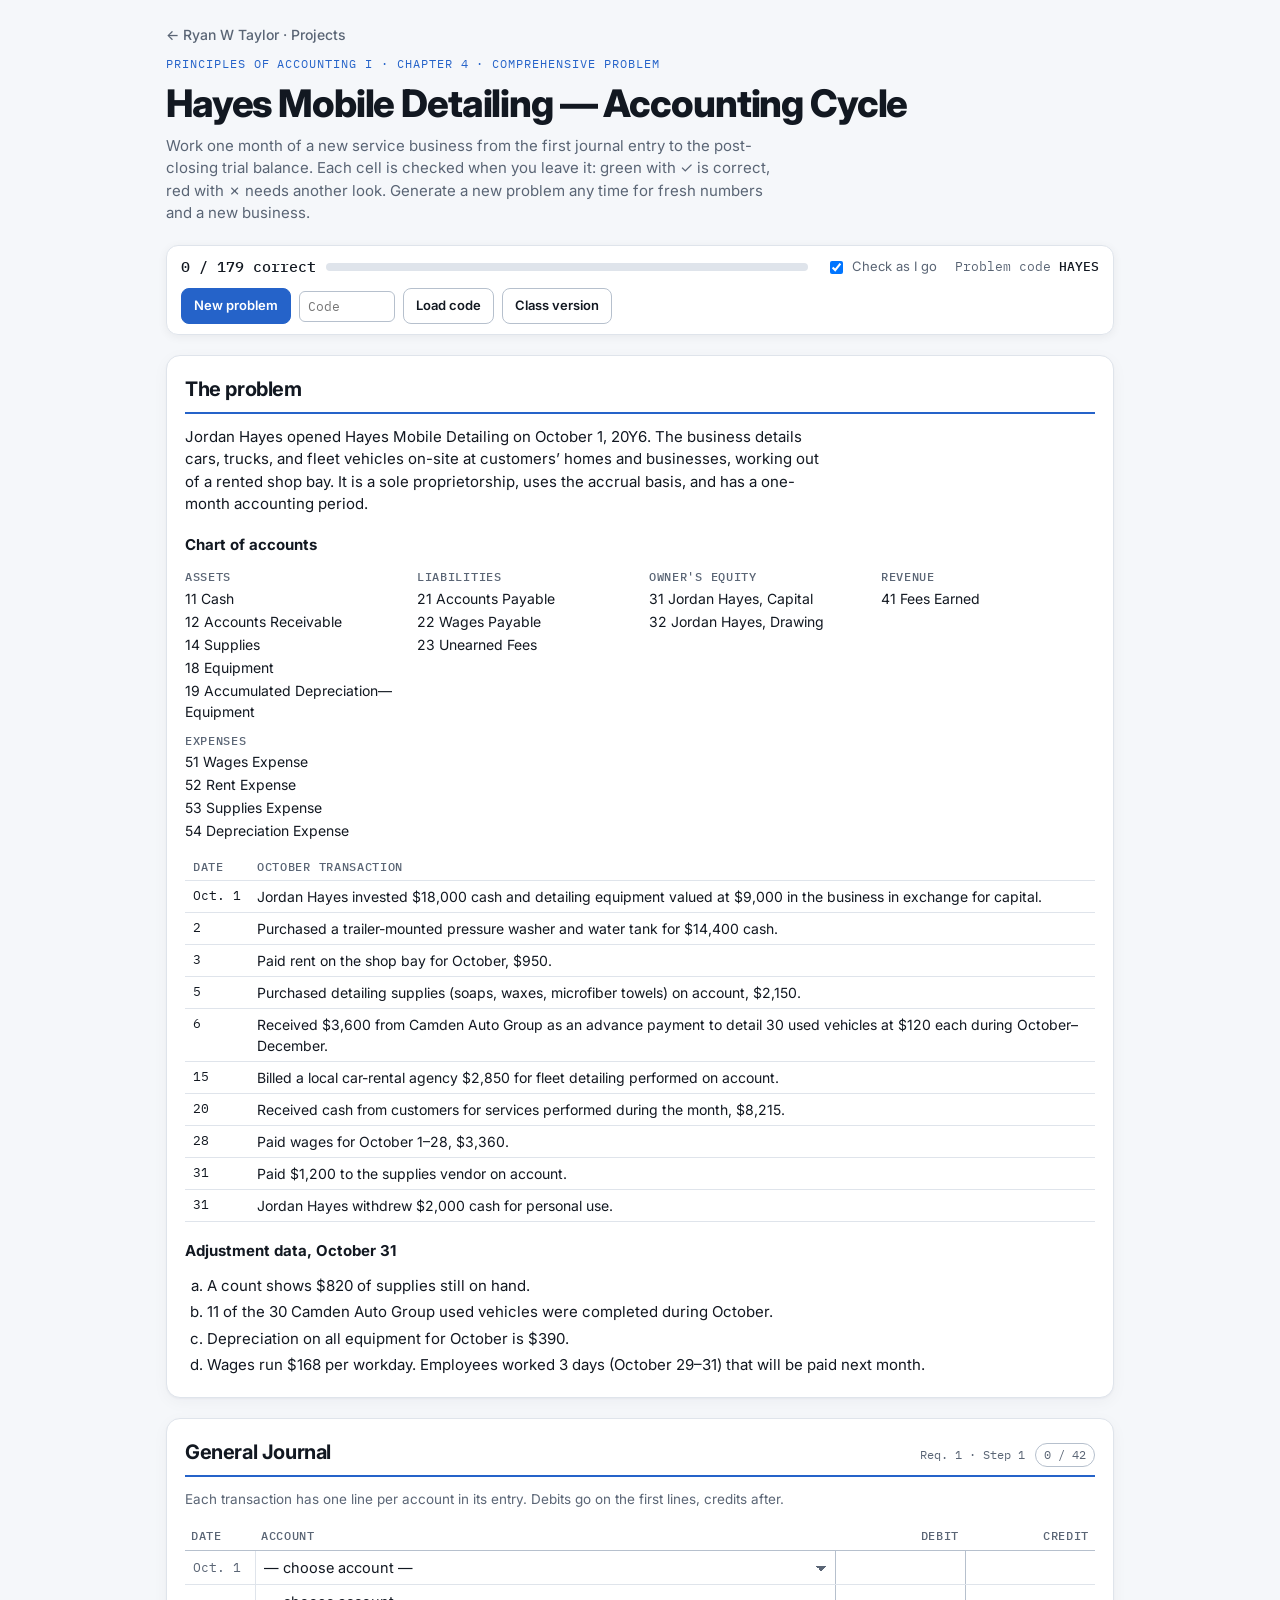
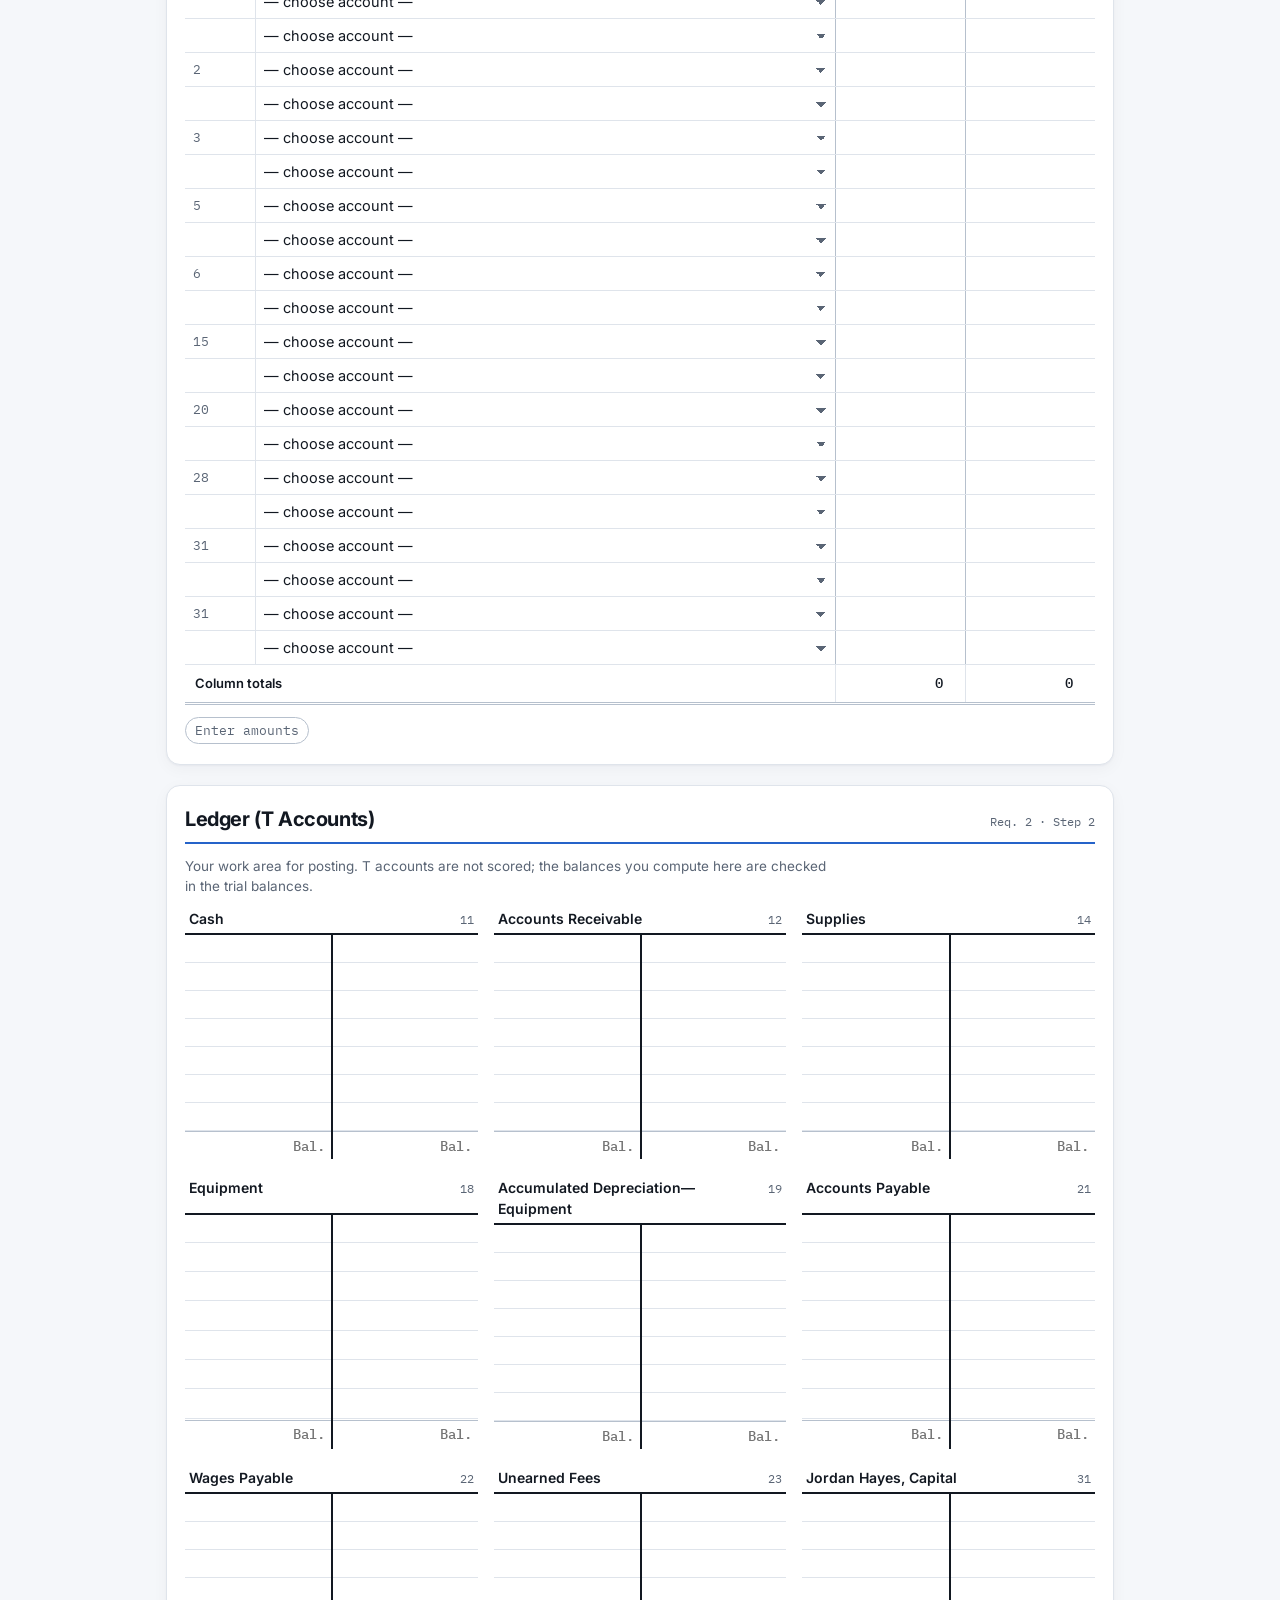
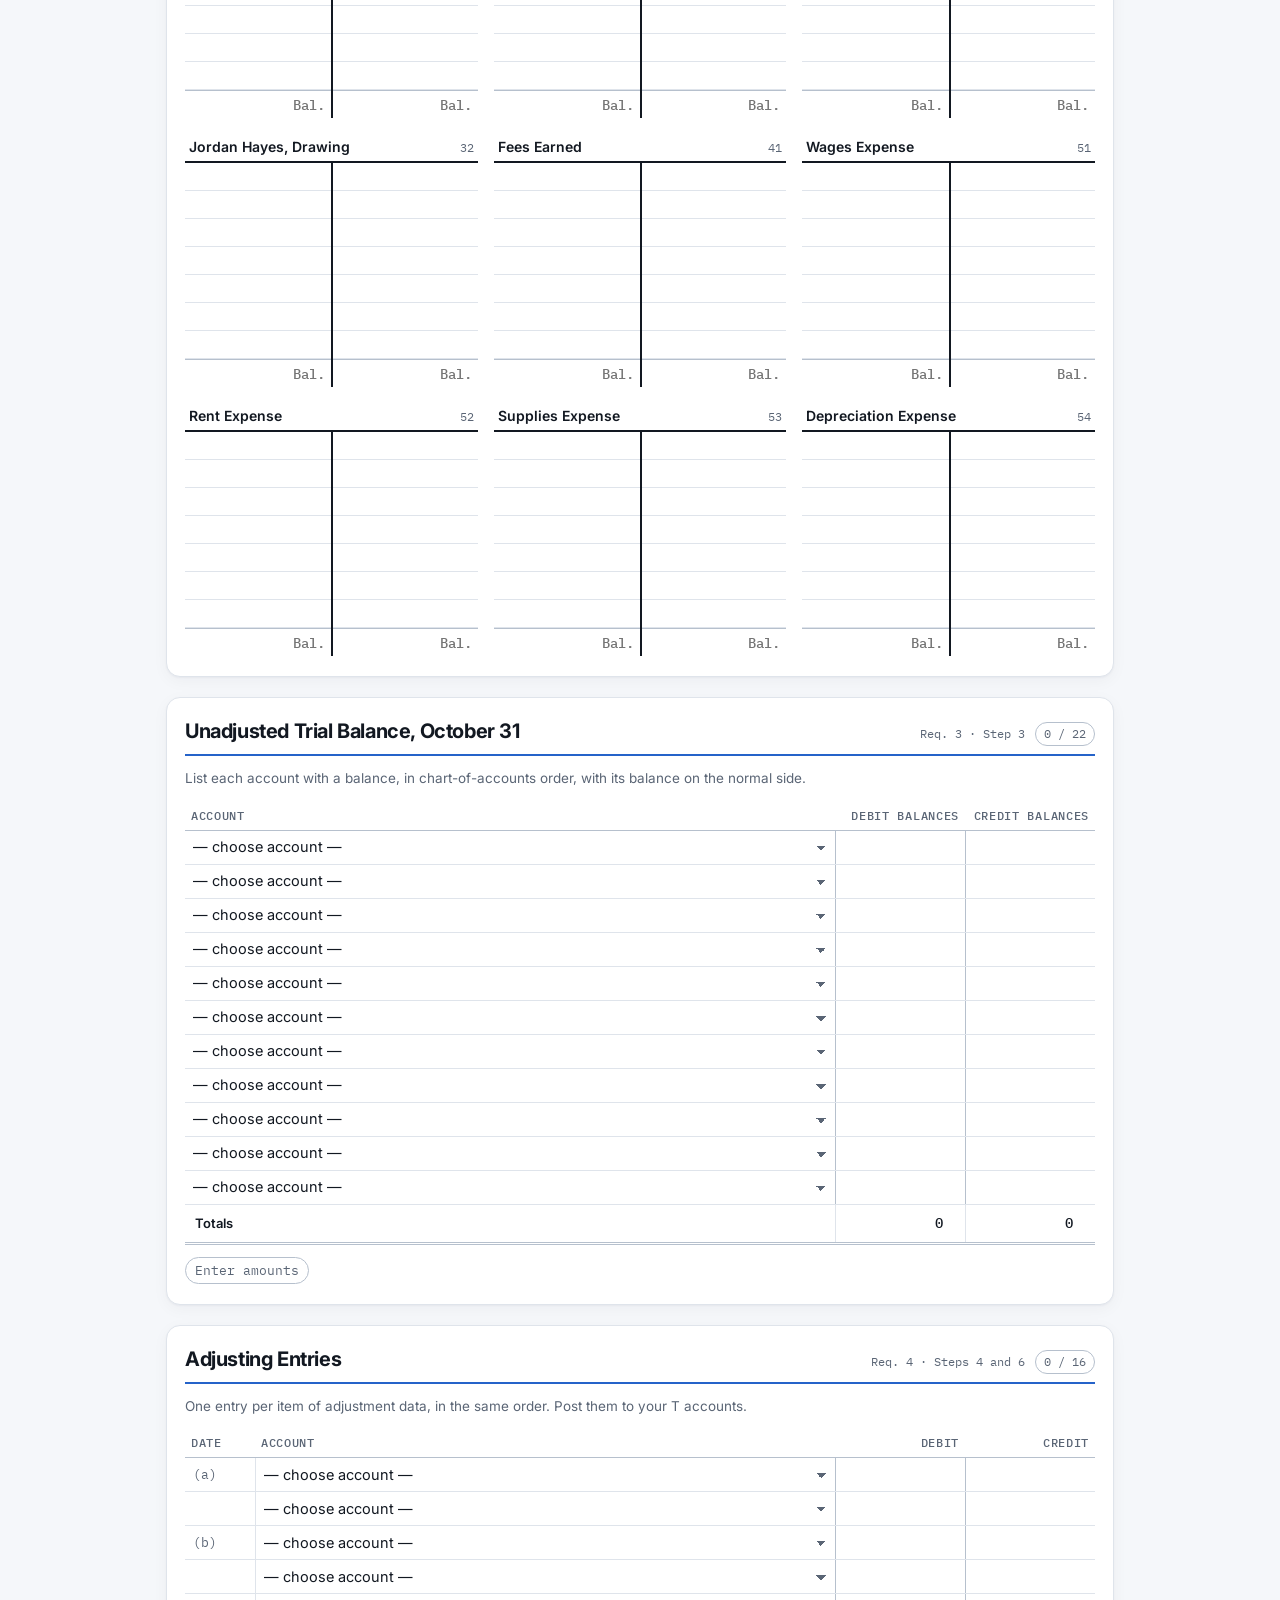
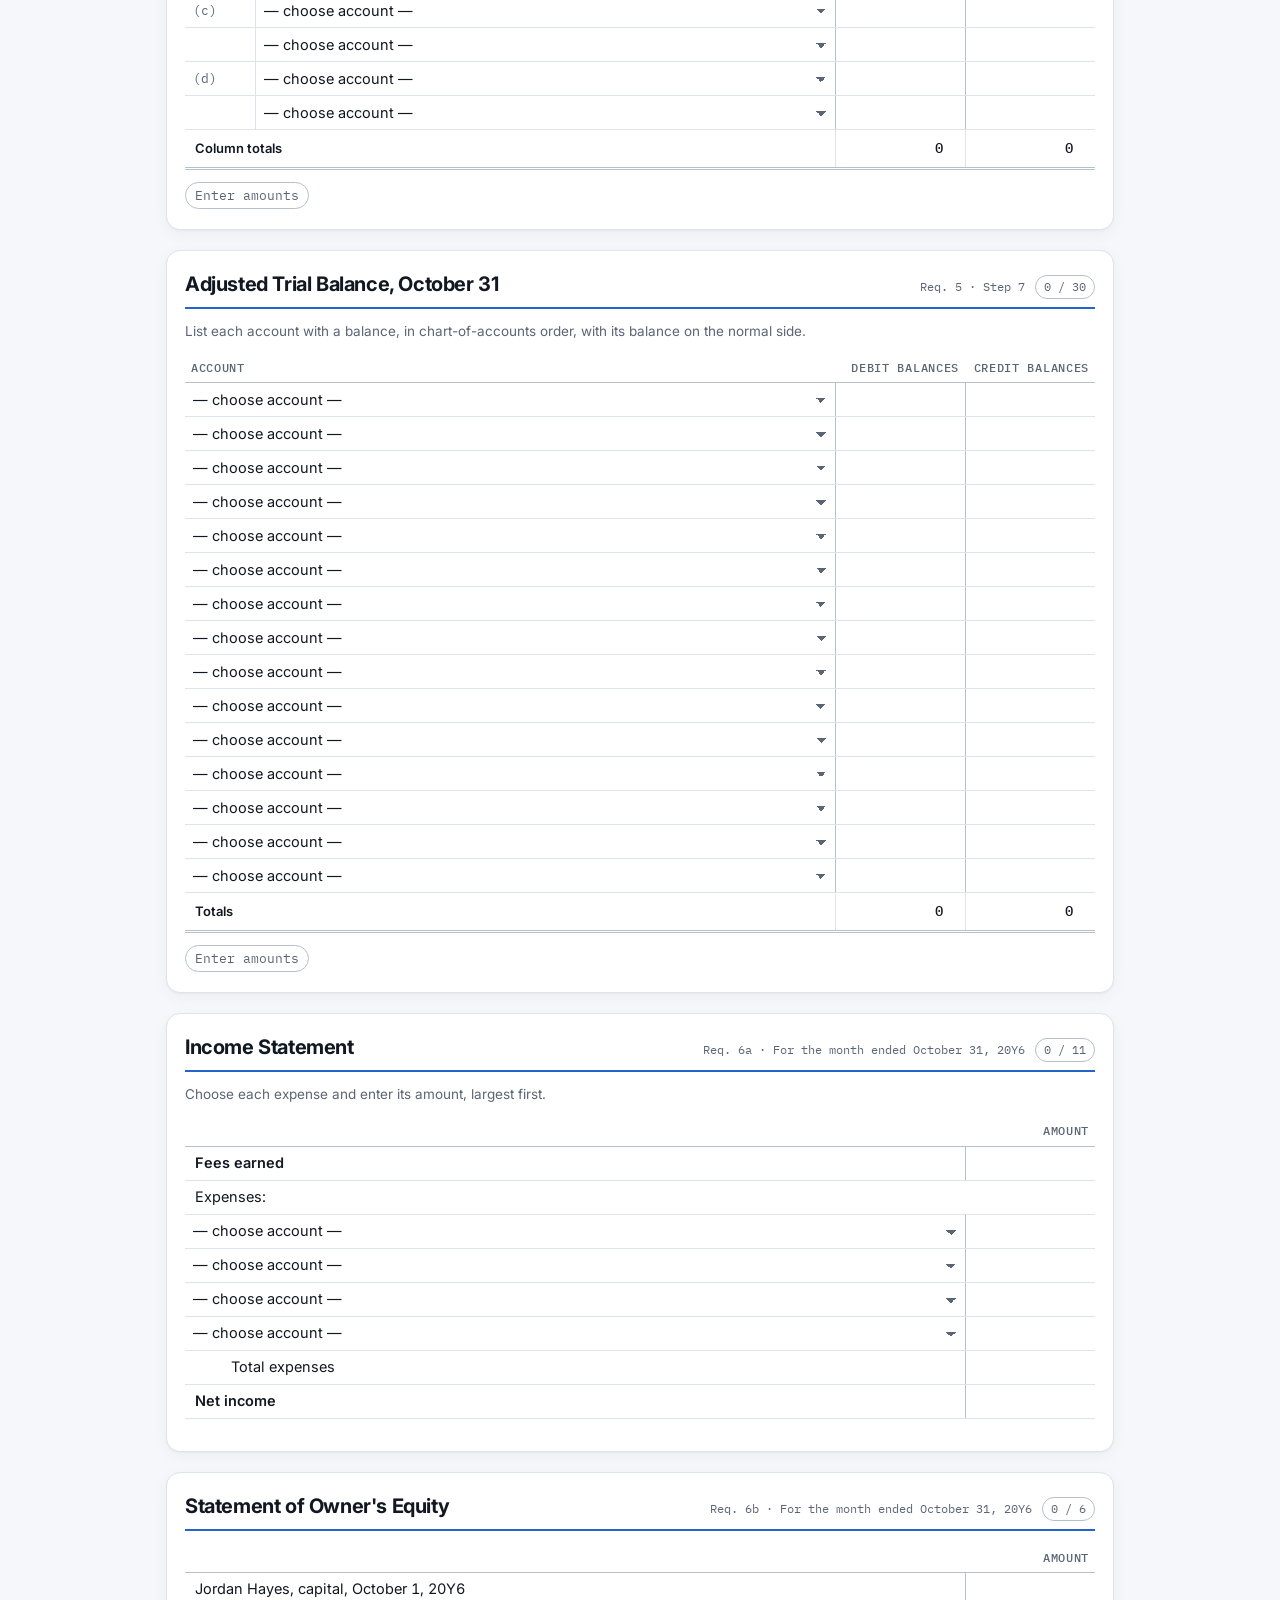
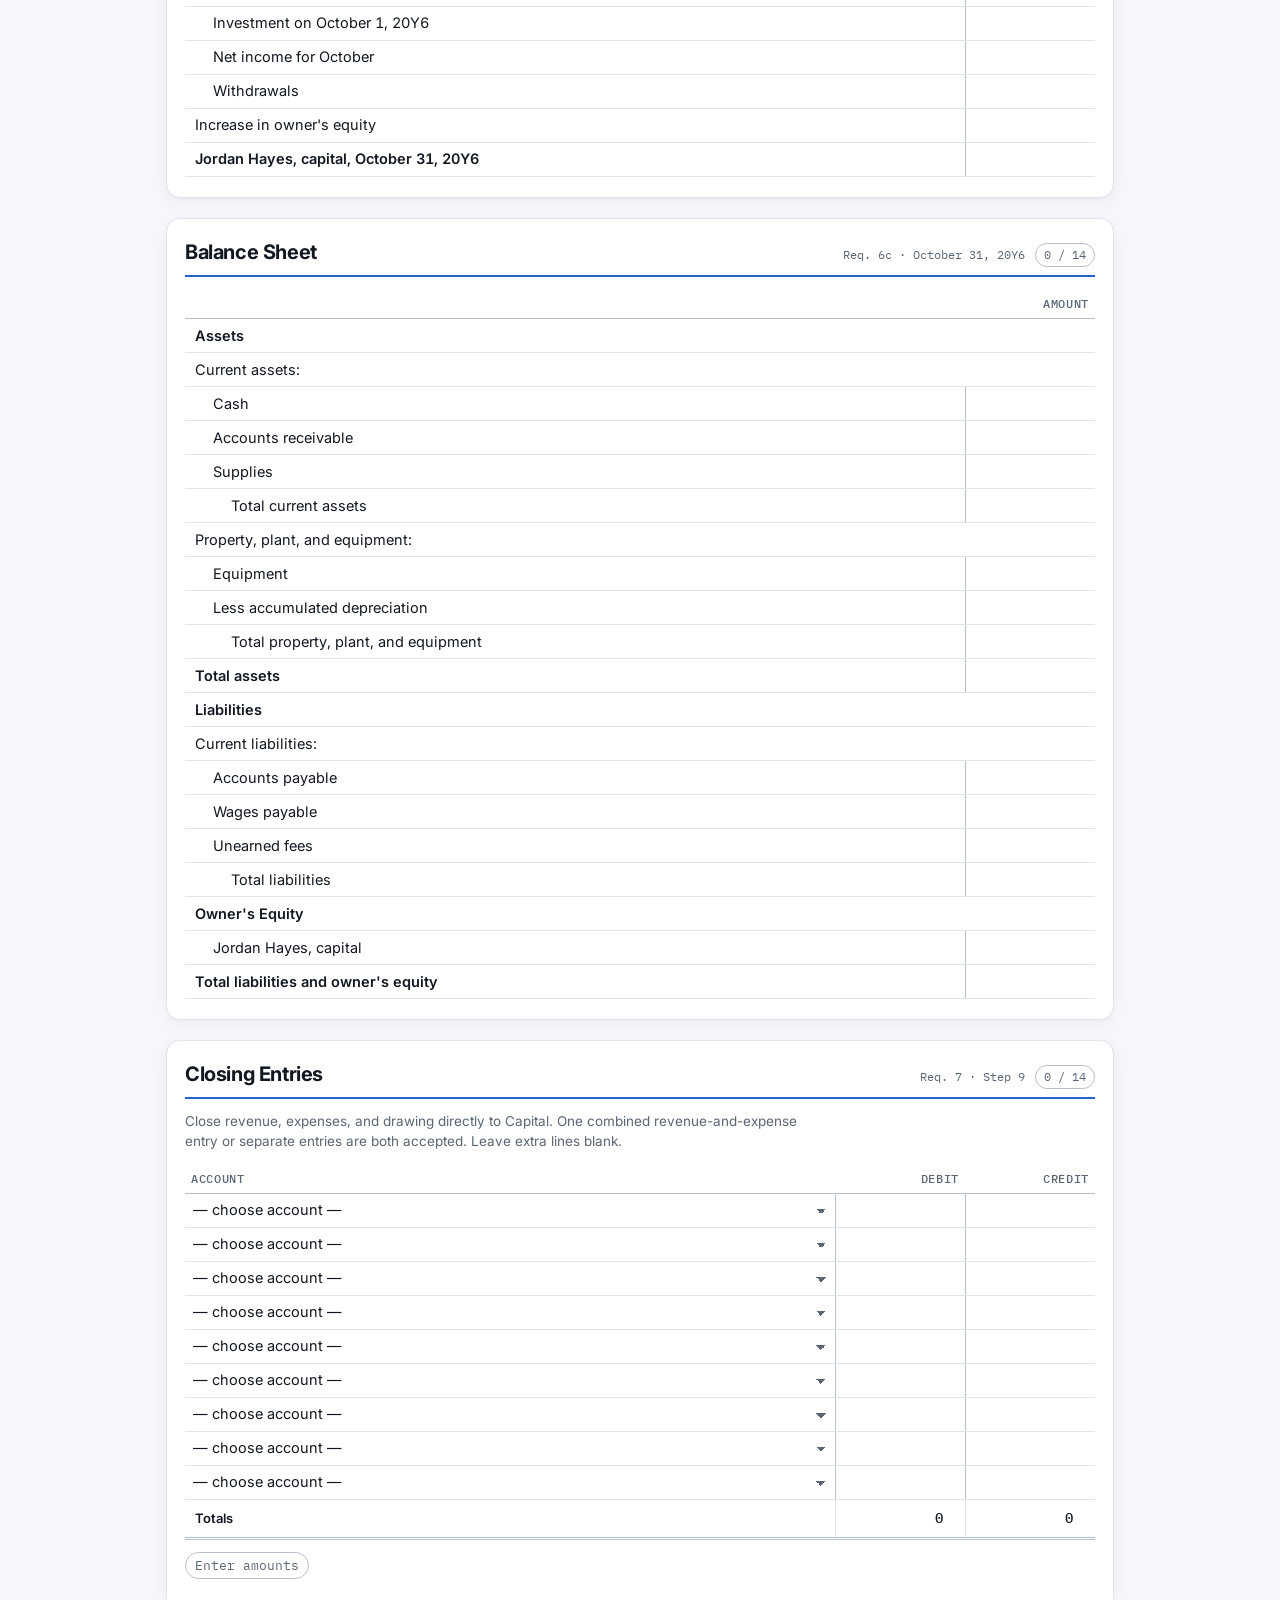
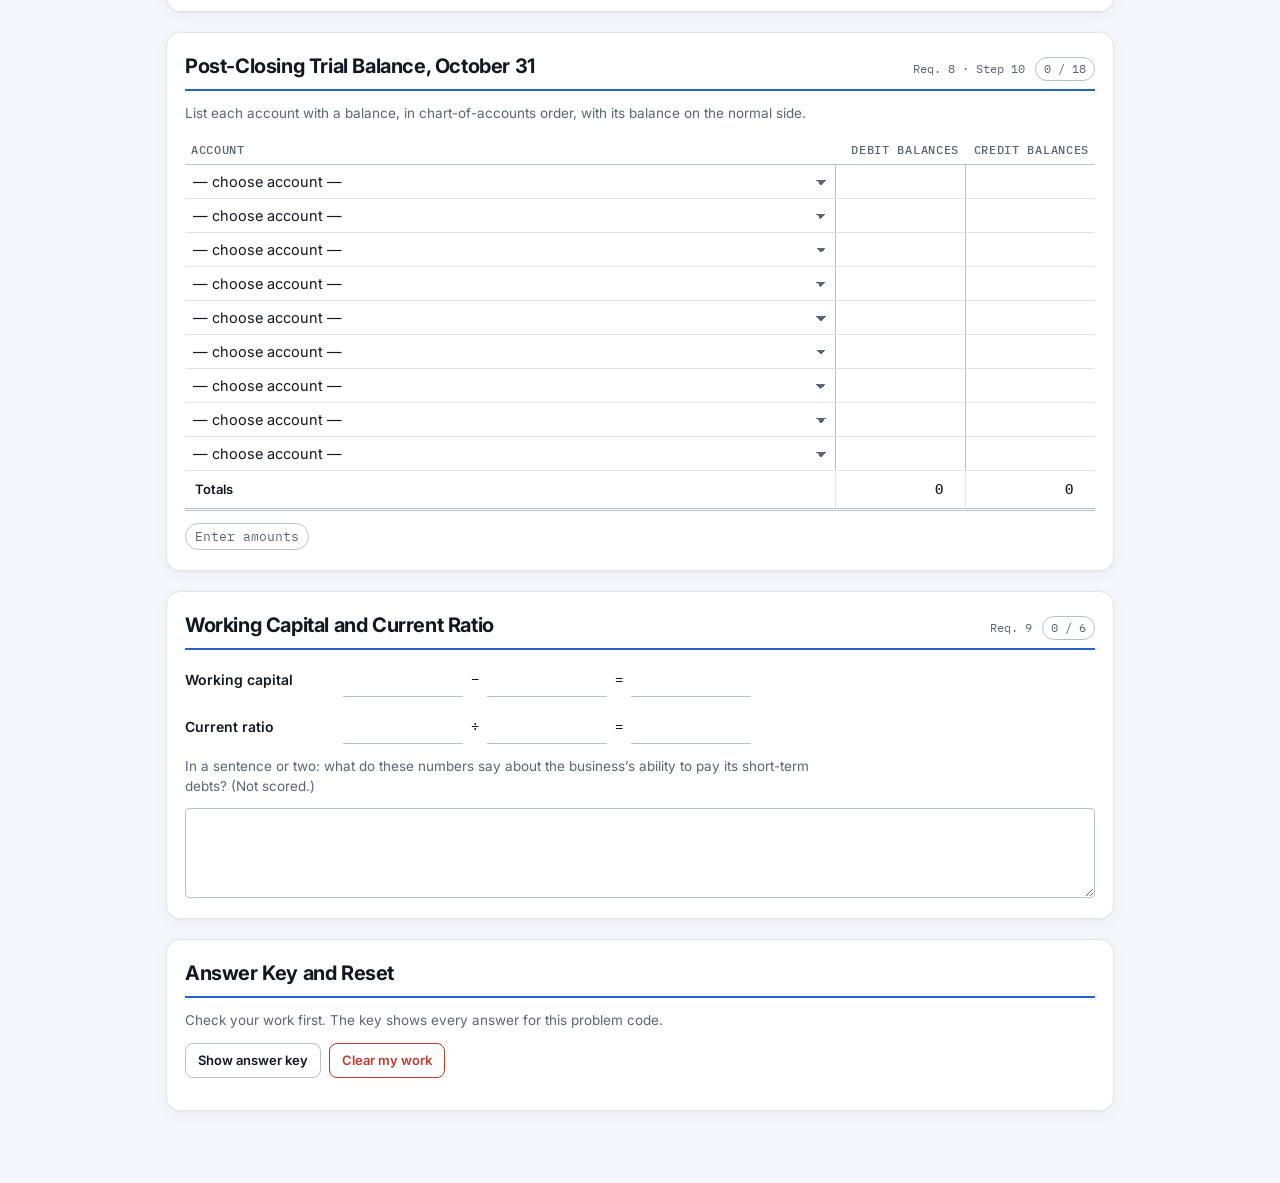
<file: projects/accounting-cycle.html>
<!doctype html>
<html lang="en">
<head>
<meta charset="utf-8">
<meta name="viewport" content="width=device-width, initial-scale=1">
<title>Accounting Cycle Practice · Ryan W Taylor</title>
<meta name="description" content="Principles of Accounting I, Chapter 4 comprehensive problem: an interactive, self-checking accounting cycle worksheet built by Ryan W Taylor.">
<link rel="icon" href="../assets/brand/favicon.svg" type="image/svg+xml">
  <link rel="icon" href="../assets/brand/favicon-32.png" sizes="32x32" type="image/png">
  <link rel="apple-touch-icon" href="../assets/brand/apple-touch-icon.png">
  <meta property="og:type" content="website">
  <meta property="og:site_name" content="Ryan W Taylor">
  <meta property="og:title" content="Accounting Cycle Practice · Ryan W Taylor">
  <meta property="og:description" content="the road goes on forever and the party never ends">
  <meta property="og:url" content="https://ryanwtaylor.com/projects/accounting-cycle.html">
  <meta property="og:image" content="https://ryanwtaylor.com/assets/brand/og-image.jpg">
  <meta property="og:image:width" content="1200">
  <meta property="og:image:height" content="630">
  <meta property="og:image:alt" content="Ryan W Taylor quadbox logo: an R, two cartoon dinosaurs, a largemouth bass and a basketball">
  <meta name="twitter:card" content="summary_large_image">
<link rel="preconnect" href="https://fonts.googleapis.com">
<link rel="preconnect" href="https://fonts.gstatic.com" crossorigin>
<link rel="stylesheet" href="https://fonts.googleapis.com/css2?family=Inter:wght@400;500;600;700;800&family=IBM+Plex+Mono:wght@400;500&display=swap">
<script>
/* Follow the light/dark choice made with the toggle on the main site. */
try{const t=localStorage.getItem("theme");if(t)document.documentElement.setAttribute("data-theme",t);}catch(e){}
</script>
<style>
/* Layout: one column of ruled worksheet "sheets", money in mono. A sticky score bar tracks progress. Colors match the rest of Ryan's site. */
:root{
  --paper:#f5f7fa; --sheet:#ffffff; --ink:#121821; --muted:#5a6575;
  --rule:#dfe4eb; --rule-strong:#b6c0cd; --accent:#2563c9; --accent-soft:#e6eefb;
  --ok:#1f8a4c; --ok-soft:#dff3e7; --bad:#c0392b; --bad-soft:#fbe4e1; --field:#ffffff; --focus:#2563c9; --bar:#ffffff;
  --display:"Inter",system-ui,-apple-system,"Segoe UI",Roboto,sans-serif;
  --body:"Inter",system-ui,-apple-system,"Segoe UI",Roboto,sans-serif;
  --mono:"IBM Plex Mono",ui-monospace,"SFMono-Regular",Menlo,Consolas,monospace;
}
@media (prefers-color-scheme: dark){:root:not([data-theme="light"]){
  --paper:#0d1117; --sheet:#151b23; --ink:#e6ebf2; --muted:#93a0b2;
  --rule:#252e3a; --rule-strong:#3c4858; --accent:#6ea2ff; --accent-soft:#17243b;
  --ok:#5cc28a; --ok-soft:#15301f; --bad:#f08a7e; --bad-soft:#3a1f1c; --field:#1c2430; --focus:#6ea2ff; --bar:#151b23; color-scheme:dark}}
:root[data-theme="dark"]{
  --paper:#0d1117; --sheet:#151b23; --ink:#e6ebf2; --muted:#93a0b2;
  --rule:#252e3a; --rule-strong:#3c4858; --accent:#6ea2ff; --accent-soft:#17243b;
  --ok:#5cc28a; --ok-soft:#15301f; --bad:#f08a7e; --bad-soft:#3a1f1c; --field:#1c2430; --focus:#6ea2ff; --bar:#151b23; color-scheme:dark}

*{box-sizing:border-box}
body{background:var(--paper);color:var(--ink);font-family:var(--body);font-size:15px;line-height:1.5;margin:0}
.wrap{max-width:980px;margin:0 auto;padding-inline:16px;padding-block:24px 72px;display:grid;gap:20px}
header.top{display:grid;gap:10px}
.eyebrow{font-family:var(--mono);font-size:12px;letter-spacing:.08em;text-transform:uppercase;color:var(--accent)}
h1{font-family:var(--display);font-weight:800;letter-spacing:-.03em;font-size:clamp(26px,4.5vw,38px);line-height:1.1;margin:0;text-wrap:balance}
.lede{margin:0;color:var(--muted);max-width:68ch}
button{font:inherit;font-size:13px;font-weight:600;border-radius:8px;padding:7px 12px;cursor:pointer;border:1px solid var(--rule-strong);background:var(--sheet);color:var(--ink)}
button:hover{border-color:var(--accent);color:var(--accent)}
button.primary{background:var(--accent);border-color:var(--accent);color:var(--sheet)}
button.primary:hover{color:var(--sheet);filter:brightness(1.08)}
button.danger{color:var(--bad);border-color:var(--bad)}
:focus-visible{outline:2px solid var(--focus);outline-offset:1px}

/* Score bar */
.bar{position:sticky;top:env(safe-area-inset-top,0px);z-index:5;background:var(--bar);border:1px solid var(--rule);border-radius:12px;padding:10px 14px;display:flex;flex-wrap:wrap;gap:10px 18px;align-items:center;box-shadow:0 2px 10px rgba(0,0,0,.06)}
.score{display:flex;align-items:center;gap:10px;min-width:220px;flex:1}
.score b{font-family:var(--mono);font-size:15px;font-weight:500;white-space:nowrap}
.meter{flex:1;height:8px;border-radius:99px;background:var(--rule);overflow:hidden;min-width:80px}
.meter i{display:block;height:100%;width:0;background:var(--ok);transition:width .25s}
.bar label.tog{display:flex;align-items:center;gap:6px;font-size:13px;color:var(--muted);cursor:pointer}
.code{font-family:var(--mono);font-size:13px;color:var(--muted)}
.code strong{color:var(--ink);font-weight:500}
.tools{display:flex;flex-wrap:wrap;gap:8px;align-items:center}
.tools input{width:96px;font-family:var(--mono);font-size:13px;padding:6px 8px;border:1px solid var(--rule-strong);border-radius:6px;background:var(--field);color:var(--ink)}
.msg{font-size:13px;color:var(--muted)}

section.sheet{background:var(--sheet);border:1px solid var(--rule);border-radius:14px;box-shadow:0 1px 2px rgb(15 23 42 / .04),0 4px 16px rgb(15 23 42 / .04);padding:18px 18px 20px;display:grid;gap:12px;min-width:0}
.sheet-head{display:flex;flex-wrap:wrap;justify-content:space-between;gap:6px 16px;align-items:baseline;border-bottom:2px solid var(--accent);padding-bottom:8px}
h2{font-family:var(--display);font-weight:700;font-size:20px;letter-spacing:-.02em;margin:0;text-wrap:balance}
.step{font-family:var(--mono);font-size:12px;color:var(--muted);display:flex;gap:10px;align-items:baseline}
.sec-score{font-family:var(--mono);font-size:12px;padding:2px 8px;border-radius:99px;border:1px solid var(--rule-strong);color:var(--muted);white-space:nowrap}
.sec-score.done{color:var(--ok);border-color:var(--ok)}
.hint{margin:0;font-size:13.5px;color:var(--muted);max-width:72ch}
h3{font-family:var(--display);font-size:15px;font-weight:700;margin:6px 0 0}
p.biz{margin:0;max-width:72ch}

.scroll{overflow-x:auto;min-width:0}
table.pad{border-collapse:collapse;width:100%;min-width:520px;font-variant-numeric:tabular-nums}
table.pad th{font-family:var(--mono);font-weight:500;font-size:11.5px;letter-spacing:.06em;text-transform:uppercase;color:var(--muted);text-align:left;padding:6px 6px;border-bottom:1.5px solid var(--rule-strong)}
table.pad th.num{text-align:right}
table.pad td{border-bottom:1px solid var(--rule);padding:0;height:34px;position:relative}
table.pad td+td{border-left:1px solid var(--rule)}
table.pad td.money{border-left:1px solid var(--rule-strong);width:130px}
table.pad td.date{width:70px;font-family:var(--mono);font-size:13px;padding:0 8px;color:var(--muted);white-space:nowrap}
table.pad td.lbl{padding:0 10px;font-size:14.5px}
table.pad td.lbl.in1{padding-left:28px} table.pad td.lbl.in2{padding-left:46px}
table.pad td.lbl.strong{font-weight:600}
table.pad tr.first td{border-top:1.5px solid var(--rule-strong)}
table.pad input,table.pad select{width:100%;height:33px;border:0;background:transparent;color:var(--ink);font:inherit;font-size:14.5px;padding:0 8px}
table.pad select{cursor:pointer;-webkit-appearance:none;appearance:none;background-image:linear-gradient(45deg,transparent 50%,var(--muted) 50%),linear-gradient(135deg,var(--muted) 50%,transparent 50%);background-position:calc(100% - 14px) 15px,calc(100% - 9px) 15px;background-size:5px 5px;background-repeat:no-repeat;padding-right:24px}
table.pad select option{background:var(--sheet);color:var(--ink)}
table.pad input:focus,table.pad select:focus{background-color:var(--accent-soft);outline:none;box-shadow:inset 0 -2px 0 var(--focus)}
table.pad td.money input{font-family:var(--mono);font-size:14px;text-align:right;padding-right:22px}
tfoot td{height:auto!important;padding:8px 22px 8px 8px!important;font-family:var(--mono);font-size:14px;text-align:right;border-bottom:3px double var(--rule-strong)!important;font-weight:500}
tfoot td.flbl{text-align:left;font-family:var(--body);font-weight:600;font-size:13px;padding-left:10px!important}

/* Grading marks: color plus a glyph, so state never relies on color alone */
body.fb td.ok{background:var(--ok-soft)}
body.fb td.bad{background:var(--bad-soft)}
body.fb td.ok::after,body.fb td.bad::after{position:absolute;right:6px;top:50%;transform:translateY(-50%);font-size:12px;font-weight:700;pointer-events:none}
body.fb td.ok::after{content:"✓";color:var(--ok)}
body.fb td.bad::after{content:"✗";color:var(--bad)}
body.fb td.ok select,body.fb td.bad select{background-position:calc(100% - 28px) 15px,calc(100% - 23px) 15px;padding-right:36px}
.note{font-size:13px;color:var(--bad);margin:0}
body:not(.fb) .note{display:none}

.status{display:inline-flex;align-items:center;gap:6px;font-family:var(--mono);font-size:12.5px;padding:3px 9px;border-radius:999px;border:1px solid var(--rule-strong);color:var(--muted);white-space:nowrap}
.status.ok{color:var(--ok);border-color:var(--ok)}
.status.bad{color:var(--bad);border-color:var(--bad);background:var(--bad-soft)}
.foot-row{display:flex;flex-wrap:wrap;gap:8px;justify-content:space-between;align-items:center}

/* Problem data */
.coa{display:grid;grid-template-columns:repeat(auto-fit,minmax(170px,1fr));gap:10px 18px;font-size:14px}
.coa div{display:grid;gap:2px;align-content:start}
.coa b{font-family:var(--mono);font-weight:500;font-size:11.5px;letter-spacing:.06em;text-transform:uppercase;color:var(--muted)}
table.plain{border-collapse:collapse;width:100%;font-size:14px}
table.plain th,table.plain td{text-align:left;vertical-align:top;padding:5px 8px;border-bottom:1px solid var(--rule)}
table.plain th{font-family:var(--mono);font-weight:500;font-size:11.5px;letter-spacing:.06em;text-transform:uppercase;color:var(--muted)}
table.plain td:first-child{white-space:nowrap;font-family:var(--mono);font-size:13px}
table.plain td.r{text-align:right;font-family:var(--mono);font-size:13.5px;white-space:nowrap}
ol.adj{margin:0;padding-left:22px;display:grid;gap:4px}

/* T accounts */
.tgrid{display:grid;grid-template-columns:repeat(auto-fill,minmax(240px,1fr));gap:18px 16px}
.taccount{display:grid;min-width:0}
.t-title{display:flex;justify-content:space-between;align-items:baseline;font-weight:600;font-size:14px;padding:0 4px 4px;border-bottom:2px solid var(--ink);gap:8px}
.t-title span:last-child{font-family:var(--mono);font-size:12px;color:var(--muted);font-weight:400}
.t-body{display:grid;grid-template-columns:1fr 1fr}
.t-side{display:grid}
.t-side+.t-side{border-left:2px solid var(--ink)}
.t-side input{width:100%;min-width:0;height:28px;border:0;border-bottom:1px solid var(--rule);background:transparent;color:var(--ink);font-family:var(--mono);font-size:13.5px;text-align:right;padding:0 6px}
.t-side input.bal{border-top:1.5px solid var(--rule-strong);border-bottom:0;font-weight:500}
.t-side input:focus{background:var(--accent-soft);outline:none}

/* Ratios */
.calc{display:flex;flex-wrap:wrap;align-items:center;gap:8px;font-family:var(--mono);font-size:14px}
.calc .name{font-family:var(--body);font-weight:600;min-width:150px}
.calc .cell{position:relative;border-bottom:1.5px solid var(--rule-strong);background:var(--field)}
.calc input{width:120px;height:34px;border:0;background:transparent;color:var(--ink);font:inherit;text-align:right;padding:0 22px 0 8px}
body.fb .calc .cell.ok{background:var(--ok-soft)} body.fb .calc .cell.bad{background:var(--bad-soft)}
body.fb .calc .cell.ok::after,body.fb .calc .cell.bad::after{position:absolute;right:6px;top:50%;transform:translateY(-50%);font-size:12px;font-weight:700}
body.fb .calc .cell.ok::after{content:"✓";color:var(--ok)} body.fb .calc .cell.bad::after{content:"✗";color:var(--bad)}
textarea{width:100%;min-height:90px;font:inherit;color:var(--ink);background:var(--field);border:1px solid var(--rule-strong);border-radius:4px;padding:10px;resize:vertical}

.confirm{display:inline-flex;flex-wrap:wrap;gap:8px;align-items:center;font-size:13px}
.key h3{margin-top:10px}
.key table.plain td.r{width:110px}
@media (prefers-reduced-motion:reduce){*{transition:none!important}}
.back-link{display:inline-block;font-size:14px;font-weight:500;color:var(--muted);text-decoration:none}
.back-link:hover{color:var(--accent)}
</style>
</head>
<body>
<div class="wrap">
  <header class="top">
    <a class="back-link" href="../projects.html">← Ryan W Taylor · Projects</a>
    <div class="eyebrow">Principles of Accounting I · Chapter 4 · Comprehensive problem</div>
    <h1 id="title">Accounting Cycle Practice</h1>
    <p class="lede">Work one month of a new service business from the first journal entry to the post-closing trial balance. Each cell is checked when you leave it: green with ✓ is correct, red with ✗ needs another look. Generate a new problem any time for fresh numbers and a new business.</p>
  </header>

  <div class="bar" role="region" aria-label="Score and problem controls">
    <div class="score"><b id="score-txt">0 / 0 correct</b><div class="meter" aria-hidden="true"><i id="score-fill"></i></div></div>
    <label class="tog" for="fb-toggle"><input type="checkbox" id="fb-toggle" checked> Check as I go</label>
    <span class="code">Problem code <strong id="code-txt">HAYES</strong></span>
    <div class="tools">
      <button type="button" class="primary" id="new-btn">New problem</button>
      <input id="code-in" aria-label="Problem code to load" placeholder="Code" autocomplete="off">
      <button type="button" id="load-btn">Load code</button>
      <button type="button" id="hayes-btn">Class version</button>
    </div>
    <span class="msg" id="msg"></span>
  </div>

  <div id="app" style="display:grid;gap:20px"></div>
</div>

<script>
(function(){
'use strict';
/* ---------- utilities ---------- */
function mulberry32(a){return function(){a|=0;a=a+0x6D2B79F5|0;let t=Math.imul(a^a>>>15,1|a);t=t+Math.imul(t^t>>>7,61|t)^t;return((t^t>>>14)>>>0)/4294967296;};}
function el(tag,attrs,kids){const e=document.createElement(tag);for(const k in (attrs||{})){const v=attrs[k];if(v==null||v===false)continue;if(k==='class')e.className=v;else if(k==='text')e.textContent=v;else e.setAttribute(k,v===true?'':v);}(kids||[]).forEach(c=>{if(c!=null)e.appendChild(typeof c==='string'?document.createTextNode(c):c);});return e;}
const fmt=n=>Math.round(n).toLocaleString('en-US');
const $=n=>'$'+fmt(n);
function num(v){v=String(v==null?'':v).trim();if(!v)return NaN;const n=parseFloat(v.replace(/[$,\s()]/g,''));return isNaN(n)?NaN:Math.abs(n);}
const eq=(a,b)=>!isNaN(a)&&Math.round(a*100)===Math.round(b*100);

/* ---------- business scenarios ---------- */
const BIZ=[
 {k:'detail',co:L=>L+' Mobile Detailing',does:'details cars, trucks, and fleet vehicles on-site at customers’ homes and businesses',space:'a rented shop bay',spaceShort:'the shop bay',contrib:'detailing equipment',buy:'a trailer-mounted pressure washer and water tank',sup:'detailing supplies (soaps, waxes, microfiber towels)',adv:'Camden Auto Group',verb:'detail',unit:'used vehicle',units:'used vehicles',billed:'a local car-rental agency',billedFor:'fleet detailing'},
 {k:'lawn',co:L=>L+' Lawn & Landscape',does:'mows, trims, and cleans up yards for homes and businesses',space:'a rented equipment shed',spaceShort:'the equipment shed',contrib:'mowers and trimmers',buy:'a commercial zero-turn mower',sup:'fertilizer, seed, and trimmer line',adv:'Pine Ridge Apartments',verb:'complete',unit:'grounds-maintenance visit',units:'grounds-maintenance visits',billed:'a local church',billedFor:'fall cleanup'},
 {k:'pet',co:L=>L+' Pet Grooming',does:'bathes, clips, and grooms dogs and cats by appointment',space:'a rented storefront suite',spaceShort:'the storefront suite',contrib:'grooming tables and dryers',buy:'a hydraulic grooming table and bathing station',sup:'grooming supplies (shampoos, clipper blades, towels)',adv:'Southern Paws Kennel',verb:'groom',unit:'boarded dog',units:'boarded dogs',billed:'a veterinary clinic',billedFor:'post-surgery grooming'},
 {k:'clean',co:L=>L+' Cleaning Co.',does:'cleans homes, offices, and rental properties',space:'a rented storage unit',spaceShort:'the storage unit',contrib:'vacuums and cleaning equipment',buy:'a commercial carpet extractor',sup:'cleaning chemicals and paper goods',adv:'Riverbend Property Management',verb:'clean',unit:'move-out unit',units:'move-out units',billed:'a law office',billedFor:'nightly office cleaning'},
 {k:'photo',co:L=>L+' Photography',does:'shoots portraits, events, and real-estate listings',space:'a rented studio space',spaceShort:'the studio',contrib:'cameras and lenses',buy:'studio lighting and backdrops',sup:'photo supplies (printing paper, frames, albums)',adv:'Lakeside High School',verb:'photograph',unit:'senior portrait session',units:'senior portrait sessions',billed:'a real-estate agency',billedFor:'listing photos'},
 {k:'tech',co:L=>L+' Tech Repair',does:'repairs computers and phones and sets up small-office networks',space:'a rented shop space',spaceShort:'the shop',contrib:'diagnostic tools and computers',buy:'a repair bench and diagnostic equipment',sup:'repair supplies (cables, thermal paste, small parts)',adv:'the Union County school district',verb:'repair',unit:'student laptop',units:'student laptops',billed:'a dental office',billedFor:'network setup'}
];
const FIRST=['Jordan','Taylor','Casey','Morgan','Avery','Riley','Jamie','Drew','Logan','Parker','Reese','Sydney','Blake','Dana','Quinn','Kendall'];
const LAST=['Hayes','Carter','Whitfield','Delgado','Brooks','Nguyen','Pruitt','Calloway','Fontaine','Mercer','Ashby','Holloway','Tatum','Okafor','Lindqvist','Barrett'];
const MONTHS=[['January',0],['March',2],['May',4],['July',6],['August',7],['October',9],['December',11]];
const MNAMES=['January','February','March','April','May','June','July','August','September','October','November','December'];
const MABBR=['Jan.','Feb.','Mar.','Apr.','May','June','July','Aug.','Sept.','Oct.','Nov.','Dec.'];

/* ---------- problem parameters ---------- */
const HAYES={code:'HAYES',biz:'detail',first:'Jordan',last:'Hayes',month:9,invest:18000,contrib:9000,buy:14400,rent:950,sup:2150,advUnits:30,advPrice:120,billed:2850,cashFees:8215,wageDay:168,apPay:1200,draw:2000,supOnHand:820,unitsDone:11,depr:390,accrDays:3,ins:0,collect:0};

function randomParams(seed){
  const r=mulberry32(seed*2654435761>>>0);
  const int=(lo,hi,step)=>{step=step||1;const n=Math.floor((hi-lo)/step)+1;return lo+step*Math.floor(r()*n);};
  const pick=a=>a[Math.floor(r()*a.length)];
  for(let tries=0;tries<200;tries++){
    const p={code:String(seed),biz:pick(BIZ).k,first:pick(FIRST),last:pick(LAST),month:pick(MONTHS)[1]};
    p.invest=int(14000,26000,500); p.contrib=int(5000,12000,500); p.buy=int(8000,17000,100);
    p.rent=int(700,1400,25); p.sup=int(1200,3000,25);
    p.advUnits=int(20,40); p.advPrice=int(80,200,5);
    p.billed=int(1500,4000,25); p.cashFees=int(5000,11000,5);
    p.wageDay=int(120,200,4); p.draw=int(1000,3000,250);
    p.apPay=Math.min(p.sup-200,Math.round(p.sup*(0.4+0.3*r())/50)*50);
    p.supOnHand=Math.round(p.sup*(0.25+0.25*r())/5)*5;
    p.unitsDone=Math.max(3,Math.round(p.advUnits*(0.25+0.2*r())));
    p.depr=int(250,500,10); p.accrDays=int(2,3);
    p.ins=r()<0.5?int(100,250,5)*12:0;
    p.collect=r()<0.5?Math.round(p.billed*(0.4+0.4*r())/25)*25:0;
    const P=buildProblem(p);
    if(P.unadj.cash>=1500 && P.is.ni>500) return p;
  }
  return Object.assign({},HAYES,{code:String(seed)});
}

/* ---------- build problem + full solution ---------- */
function buildProblem(p){
  const B=BIZ.find(b=>b.k===p.biz)||BIZ[0];
  const owner=p.first+' '+p.last, co=B.co(p.last), M=MNAMES[p.month], Ma=MABBR[p.month];
  const M2=MNAMES[(p.month+2)%12], last=31;
  const A={
    cash:{no:11,name:'Cash',t:'A'}, ar:{no:12,name:'Accounts Receivable',t:'A'}, sup:{no:14,name:'Supplies',t:'A'},
    ppi:{no:15,name:'Prepaid Insurance',t:'A'}, eq:{no:18,name:'Equipment',t:'P'}, ad:{no:19,name:'Accumulated Depreciation—Equipment',t:'C'},
    ap:{no:21,name:'Accounts Payable',t:'L'}, wp:{no:22,name:'Wages Payable',t:'L'}, uf:{no:23,name:'Unearned Fees',t:'L'},
    cap:{no:31,name:owner+', Capital',t:'O'}, drw:{no:32,name:owner+', Drawing',t:'D'}, fe:{no:41,name:'Fees Earned',t:'R'},
    we:{no:51,name:'Wages Expense',t:'E'}, re:{no:52,name:'Rent Expense',t:'E'}, se:{no:53,name:'Supplies Expense',t:'E'},
    de:{no:54,name:'Depreciation Expense',t:'E'}, ie:{no:55,name:'Insurance Expense',t:'E'}
  };
  const keys=Object.keys(A).filter(k=>p.ins||(k!=='ppi'&&k!=='ie'));
  keys.forEach(k=>{A[k].k=k;A[k].normal=('APDE'.includes(A[k].t))?'dr':'cr';});
  const D=(a,v)=>({a,dr:v}), C=(a,v)=>({a,cr:v});
  const adv=p.advUnits*p.advPrice, wages=p.wageDay*20;
  const T=[];
  T.push({d:1,text:`${owner} invested ${$(p.invest)} cash and ${B.contrib} valued at ${$(p.contrib)} in the business in exchange for capital.`,lines:[D('cash',p.invest),D('eq',p.contrib),C('cap',p.invest+p.contrib)]});
  T.push({d:2,text:`Purchased ${B.buy} for ${$(p.buy)} cash.`,lines:[D('eq',p.buy),C('cash',p.buy)]});
  if(p.ins) T.push({d:2,text:`Paid ${$(p.ins)} for a 12-month insurance policy beginning ${M} 1.`,lines:[D('ppi',p.ins),C('cash',p.ins)]});
  T.push({d:3,text:`Paid rent on ${B.spaceShort} for ${M}, ${$(p.rent)}.`,lines:[D('re',p.rent),C('cash',p.rent)]});
  T.push({d:5,text:`Purchased ${B.sup} on account, ${$(p.sup)}.`,lines:[D('sup',p.sup),C('ap',p.sup)]});
  T.push({d:6,text:`Received ${$(adv)} from ${B.adv} as an advance payment to ${B.verb} ${p.advUnits} ${B.units} at ${$(p.advPrice)} each during ${M}–${M2}.`,lines:[D('cash',adv),C('uf',adv)]});
  T.push({d:15,text:`Billed ${B.billed} ${$(p.billed)} for ${B.billedFor} performed on account.`,lines:[D('ar',p.billed),C('fe',p.billed)]});
  T.push({d:20,text:`Received cash from customers for services performed during the month, ${$(p.cashFees)}.`,lines:[D('cash',p.cashFees),C('fe',p.cashFees)]});
  if(p.collect) T.push({d:25,text:`Collected ${$(p.collect)} from ${B.billed} on account.`,lines:[D('cash',p.collect),C('ar',p.collect)]});
  T.push({d:28,text:`Paid wages for ${M} 1–28, ${$(wages)}.`,lines:[D('we',wages),C('cash',wages)]});
  T.push({d:last,text:`Paid ${$(p.apPay)} to the supplies vendor on account.`,lines:[D('ap',p.apPay),C('cash',p.apPay)]});
  T.push({d:last,text:`${owner} withdrew ${$(p.draw)} cash for personal use.`,lines:[D('drw',p.draw),C('cash',p.draw)]});

  const supUsed=p.sup-p.supOnHand, earned=p.unitsDone*p.advPrice, accr=p.accrDays*p.wageDay;
  const ADJ=[];
  ADJ.push({text:`A count shows ${$(p.supOnHand)} of supplies still on hand.`,lines:[D('se',supUsed),C('sup',supUsed)],calc:`${$(p.sup)} − ${$(p.supOnHand)} on hand`});
  ADJ.push({text:`${p.unitsDone} of the ${p.advUnits} ${B.adv} ${B.units} were completed during ${M}.`,lines:[D('uf',earned),C('fe',earned)],calc:`${p.unitsDone} × ${$(p.advPrice)}`});
  ADJ.push({text:`Depreciation on all equipment for ${M} is ${$(p.depr)}.`,lines:[D('de',p.depr),C('ad',p.depr)],calc:'Given'});
  if(p.ins) ADJ.push({text:'One month of the insurance policy has expired.',lines:[D('ie',p.ins/12),C('ppi',p.ins/12)],calc:`${$(p.ins)} ÷ 12`});
  ADJ.push({text:`Wages run ${$(p.wageDay)} per workday. Employees worked ${p.accrDays} days (${M} ${last-p.accrDays+1}–${last}) that will be paid next month.`,lines:[D('we',accr),C('wp',accr)],calc:`${p.accrDays} days × ${$(p.wageDay)}`});
  ADJ.forEach((a,i)=>a.label='('+'abcdef'[i]+')');

  const bal={}; keys.forEach(k=>bal[k]=0);
  const post=ls=>ls.forEach(l=>{bal[l.a]+=(l.dr||0)-(l.cr||0);});
  T.forEach(t=>post(t.lines)); const unadj=Object.assign({},bal);
  ADJ.forEach(a=>post(a.lines)); const adj=Object.assign({},bal);
  const tb=b=>keys.filter(k=>Math.round(b[k])!==0).map(k=>b[k]>0?{a:k,dr:b[k]}:{a:k,cr:-b[k]});

  const rev=-adj.fe, expK=keys.filter(k=>A[k].t==='E'&&adj[k]!==0).sort((x,y)=>adj[y]-adj[x]);
  const te=expK.reduce((s,k)=>s+adj[k],0), ni=rev-te;
  const inv=p.invest+p.contrib, draw=p.draw, endCap=inv+ni-draw;
  const caK=['cash','ar','sup'].concat(p.ins?['ppi']:[]).filter(k=>adj[k]!==0);
  const tca=caK.reduce((s,k)=>s+adj[k],0), ppe=adj.eq+adj.ad, ta=tca+ppe;
  const clK=['ap','wp','uf'].filter(k=>adj[k]!==0), tl=clK.reduce((s,k)=>s-adj[k],0);
  const closing=[{e:1,lines:[D('fe',rev)].concat(expK.map(k=>C(k,adj[k]))).concat([C('cap',ni)])},{e:2,lines:[D('cap',draw),C('drw',draw)]}];
  const pc=Object.assign({},adj); keys.forEach(k=>{if('RED'.includes(A[k].t))pc[k]=0;}); pc.cap=-endCap;
  return {p,B,A,keys,owner,co,M,Ma,last,T,ADJ,unadj,adj,
    tbUnadj:tb(unadj),tbAdj:tb(adj),tbPost:tb(pc),
    is:{rev,expK,te,ni},soe:{beg:0,inv,ni,draw,inc:inv+ni-draw,end:endCap},
    bs:{caK,tca,eq:adj.eq,ad:-adj.ad,ppe,ta,clK,tl,cap:endCap,tloe:tl+endCap},
    closing,wc:tca-tl,cr:Math.round(tca/tl*100)/100};
}

/* ---------- state ---------- */
let P=null, store={}, KEY='', graders=[];
const fbToggle=document.getElementById('fb-toggle');
function loadStore(){try{store=JSON.parse(localStorage.getItem(KEY)||'{}')||{};}catch(e){store={};}}
let saveT; function save(){clearTimeout(saveT);saveT=setTimeout(()=>{try{localStorage.setItem(KEY,JSON.stringify(store));}catch(e){}},250);}
try{const f=localStorage.getItem('cyc-fb');if(f==='0')fbToggle.checked=false;}catch(e){}
function applyFb(){document.body.classList.toggle('fb',fbToggle.checked);try{localStorage.setItem('cyc-fb',fbToggle.checked?'1':'0');}catch(e){}}
fbToggle.addEventListener('change',applyFb); applyFb();

function field(id,attrs){const i=el('input',Object.assign({id,autocomplete:'off'},attrs||{}));if(store[id]!=null)i.value=store[id];i.addEventListener('input',()=>{store[id]=i.value;save();});i.addEventListener('change',()=>{const n=num(i.value);if(attrs&&attrs['data-money']!=null&&!isNaN(n)&&i.value.trim()){const neg=/\(/.test(i.value);i.value=neg?'('+fmt(n)+')':fmt(n);store[id]=i.value;save();}gradeAll();});return i;}
function money(id,label){return field(id,{inputmode:'decimal','aria-label':label,'data-money':''});}
function acctSelect(id,label,filter){
  const s=el('select',{id,'aria-label':label},[el('option',{value:'',text:'— choose account —'})]);
  P.keys.filter(filter||(()=>true)).forEach(k=>s.appendChild(el('option',{value:k,text:P.A[k].name})));
  if(store[id]!=null)s.value=store[id];
  s.addEventListener('change',()=>{store[id]=s.value;save();gradeAll();});
  return s;
}
function mark(td,state){td.classList.remove('ok','bad');if(state===true)td.classList.add('ok');else if(state===false)td.classList.add('bad');}
function secScore(chip,ok,total){chip.textContent=ok+' / '+total;chip.classList.toggle('done',ok===total&&total>0);}
function sheet(id,title,step,kids){const chip=el('span',{class:'sec-score',text:''});const s=el('section',{class:'sheet',id},[el('div',{class:'sheet-head'},[el('h2',{text:title}),el('span',{class:'step'},[step,chip])])].concat(kids||[]));s.chip=chip;return s;}

/* ---------- graders ---------- */
function gradeEntry(rows,sol){
  const used=sol.map(()=>false); let ok=0;
  const st=rows.map(r=>({r,a:r.sel.value,d:num(r.dr.value),c:num(r.cr.value),dRaw:r.dr.value.trim(),cRaw:r.cr.value.trim(),m:-1}));
  st.forEach(s=>{if(!s.a)return;const i=sol.findIndex((l,i)=>!used[i]&&l.a===s.a&&((l.dr&&eq(s.d,l.dr)&&!s.cRaw)||(l.cr&&eq(s.c,l.cr)&&!s.dRaw)));if(i>=0){used[i]=true;s.m=i;}});
  st.forEach(s=>{if(s.m>=0||!s.a)return;const i=sol.findIndex((l,i)=>!used[i]&&l.a===s.a);if(i>=0){used[i]=true;s.m=i;}});
  st.forEach(s=>{
    const R=s.r; [R.tdA,R.tdD,R.tdC].forEach(t=>mark(t,null));
    if(!s.a&&!s.dRaw&&!s.cRaw)return;
    if(s.m<0){mark(R.tdA,false);if(s.dRaw)mark(R.tdD,false);if(s.cRaw)mark(R.tdC,false);return;}
    const l=sol[s.m]; mark(R.tdA,true); ok++;
    const want=l.dr?'d':'c', amt=l.dr||l.cr;
    const wTd=want==='d'?R.tdD:R.tdC, oTd=want==='d'?R.tdC:R.tdD;
    const wRaw=want==='d'?s.dRaw:s.cRaw, oRaw=want==='d'?s.cRaw:s.dRaw, wVal=want==='d'?s.d:s.c;
    if(wRaw){const good=eq(wVal,amt);mark(wTd,good);if(good&&!oRaw)ok++;}
    if(oRaw)mark(oTd,false);
  });
  return {ok,total:sol.length*2};
}
function gradeTB(rows,expected){
  const used={}; let ok=0;
  rows.forEach(r=>{
    [r.tdA,r.tdD,r.tdC].forEach(t=>mark(t,null));
    const a=r.sel.value,dRaw=r.dr.value.trim(),cRaw=r.cr.value.trim();
    if(!a&&!dRaw&&!cRaw)return;
    const e=expected.find(x=>x.a===a);
    if(!e||used[a]){mark(r.tdA,false);if(dRaw)mark(r.tdD,false);if(cRaw)mark(r.tdC,false);return;}
    used[a]=true; mark(r.tdA,true); ok++;
    const wantD=!!e.dr, amt=e.dr||e.cr;
    const wTd=wantD?r.tdD:r.tdC,oTd=wantD?r.tdC:r.tdD,wRaw=wantD?dRaw:cRaw,oRaw=wantD?cRaw:dRaw,wVal=num(wantD?r.dr.value:r.cr.value);
    if(wRaw){const g=eq(wVal,amt);mark(wTd,g);if(g&&!oRaw)ok++;}
    if(oRaw)mark(oTd,false);
  });
  return {ok,total:expected.length*2};
}
function gradeFixed(items){let ok=0;items.forEach(it=>{const raw=it.inp.value.trim();if(!raw){mark(it.td,null);return;}const g=it.check?it.check(num(raw)):eq(num(raw),it.val);mark(it.td,g);if(g)ok++;});return {ok,total:items.length};}

/* ---------- renderers ---------- */
function journalTable(prefix,blocks,dateFn){
  const tb=el('tbody'), rowsAll=[];
  blocks.forEach((b,bi)=>{
    const rows=[];
    b.lines.forEach((l,li)=>{
      const id=prefix+bi+'-'+li;
      const sel=acctSelect(id+'-a','Account, '+(dateFn(b,bi,0)||'')+' line '+(li+1)), dr=money(id+'-d','Debit'), cr=money(id+'-c','Credit');
      const tdA=el('td',{},[sel]),tdD=el('td',{class:'money'},[dr]),tdC=el('td',{class:'money'},[cr]);
      tb.appendChild(el('tr',{class:li===0&&bi>0?'first':null},[el('td',{class:'date',text:li===0?dateFn(b,bi):''}),tdA,tdD,tdC]));
      rows.push({sel,dr,cr,tdA,tdD,tdC});
    });
    rowsAll.push({rows,sol:b.lines});
  });
  const fd=el('td',{text:'0'}),fc=el('td',{text:'0'});
  const t=el('table',{class:'pad'},[el('thead',{},[el('tr',{},[el('th',{text:'Date'}),el('th',{text:'Account'}),el('th',{class:'num',text:'Debit'}),el('th',{class:'num',text:'Credit'})])]),tb,el('tfoot',{},[el('tr',{},[el('td',{class:'flbl',colspan:'2',text:'Column totals'}),fd,fc])])]);
  return {table:el('div',{class:'scroll'},[t]),rowsAll,fd,fc};
}
function totalsStatus(rows,fd,fc,chipEl){let d=0,c=0;rows.forEach(r=>{const a=num(r.dr.value),b=num(r.cr.value);if(!isNaN(a))d+=a;if(!isNaN(b))c+=b;});fd.textContent=fmt(d);fc.textContent=fmt(c);if(!d&&!c){chipEl.className='status';chipEl.textContent='Enter amounts';}else if(Math.abs(d-c)<.005){chipEl.className='status ok';chipEl.textContent='✓ Debits equal credits';}else{chipEl.className='status bad';chipEl.textContent='Out of balance by '+fmt(Math.abs(d-c));}}
function tbTable(prefix,n,heads){heads=heads||['Account','Debit balances','Credit balances'];
  const tb=el('tbody'),rows=[];
  for(let i=0;i<n;i++){const id=prefix+i;const sel=acctSelect(id+'-a','Account, line '+(i+1)),dr=money(id+'-d','Debit, line '+(i+1)),cr=money(id+'-c','Credit, line '+(i+1));const r={sel,dr,cr,tdA:el('td',{},[sel]),tdD:el('td',{class:'money'},[dr]),tdC:el('td',{class:'money'},[cr])};tb.appendChild(el('tr',{},[r.tdA,r.tdD,r.tdC]));rows.push(r);}
  const fd=el('td',{text:'0'}),fc=el('td',{text:'0'});
  const t=el('table',{class:'pad'},[el('thead',{},[el('tr',{},[el('th',{text:heads[0]}),el('th',{class:'num',text:heads[1]}),el('th',{class:'num',text:heads[2]})])]),tb,el('tfoot',{},[el('tr',{},[el('td',{class:'flbl',text:'Totals'}),fd,fc])])]);
  return {table:el('div',{class:'scroll'},[t]),rows,fd,fc};
}
function stmtTable(lines){
  // lines: {label, cls, id, val, check, sel:{id,filter,expected}}
  const tb=el('tbody'),items=[],selRows=[];
  lines.forEach(L=>{
    if(L.sel){const s=acctSelect(L.sel.id+'-a',L.label,L.sel.filter),m=money(L.sel.id+'-m',L.label+' amount');const r={sel:s,m,tdA:el('td',{class:'lbl in1'},[s]),tdM:el('td',{class:'money'},[m])};r.tdA.style.padding='0';tb.appendChild(el('tr',{},[r.tdA,r.tdM]));selRows.push(r);return;}
    if(L.id==null){tb.appendChild(el('tr',{},[el('td',{class:'lbl '+(L.cls||''),text:L.label,colspan:'2'})]));return;}
    const inp=money(L.id,L.label),td=el('td',{class:'money'},[inp]);
    tb.appendChild(el('tr',{},[el('td',{class:'lbl '+(L.cls||''),text:L.label}),td]));
    items.push({inp,td,val:L.val,check:L.check});
  });
  return {table:el('div',{class:'scroll'},[el('table',{class:'pad'},[el('thead',{},[el('tr',{},[el('th',{text:''}),el('th',{class:'num',text:'Amount'})])]),tb])]),items,selRows};
}

function render(){
  const app=document.getElementById('app'); app.innerHTML=''; graders=[];
  const {A,keys,B,p}=P; const ck='c'+P.p.code+'-';
  document.getElementById('title').textContent=P.co+' — Accounting Cycle';
  document.getElementById('code-txt').textContent=P.p.code;
  const dateLbl=d=>d;

  /* Problem */
  const coaGroups=[['Assets','APC'],['Liabilities','L'],["Owner's equity",'OD'],['Revenue','R'],['Expenses','E']];
  const coa=el('div',{class:'coa'},coaGroups.map(([h,t])=>el('div',{},[el('b',{text:h})].concat(keys.filter(k=>t.includes(A[k].t)).map(k=>el('span',{text:A[k].no+' '+A[k].name}))))));
  const tx=el('table',{class:'plain'},[el('thead',{},[el('tr',{},[el('th',{text:'Date'}),el('th',{text:P.M+' transaction'})])]),el('tbody',{},P.T.map((t,i)=>el('tr',{},[el('td',{text:i===0?P.Ma+' '+t.d:String(t.d)}),el('td',{text:t.text})])))]);
  const adjL=el('ol',{class:'adj',type:'a'},P.ADJ.map(a=>el('li',{text:a.text})));
  app.appendChild(sheet('s-problem','The problem','',[
    el('p',{class:'biz',text:`${P.owner} opened ${P.co} on ${P.M} 1, 20Y6. The business ${B.does}, working out of ${B.space}. It is a sole proprietorship, uses the accrual basis, and has a one-month accounting period.`}),
    el('h3',{text:'Chart of accounts'}),coa,
    el('div',{class:'scroll'},[tx]),
    el('h3',{text:`Adjustment data, ${P.M} 31`}),adjL
  ]));
  app.lastChild.chip.remove();

  /* 1. Journal */
  const J=journalTable(ck+'j',P.T,(b,i)=>i===0?P.Ma+' '+b.d:String(b.d));
  const jStat=el('span',{class:'status'});
  const sJ=sheet('s-journal','General Journal','Req. 1 · Step 1',[el('p',{class:'hint',text:'Each transaction has one line per account in its entry. Debits go on the first lines, credits after.'}),J.table,el('div',{class:'foot-row'},[jStat])]);
  app.appendChild(sJ);
  graders.push(()=>{let ok=0,t=0;J.rowsAll.forEach(b=>{const g=gradeEntry(b.rows,b.sol);ok+=g.ok;t+=g.total;});totalsStatus(J.rowsAll.flatMap(b=>b.rows),J.fd,J.fc,jStat);secScore(sJ.chip,ok,t);return {ok,total:t};});

  /* 2. T accounts (scratch) */
  const tg=el('div',{class:'tgrid'});
  keys.forEach(k=>{const L=el('div',{class:'t-side'}),R=el('div',{class:'t-side'});for(let i=0;i<7;i++){L.appendChild(field(ck+'t'+k+'l'+i,{inputmode:'decimal','aria-label':A[k].name+' debit '+(i+1)}));R.appendChild(field(ck+'t'+k+'r'+i,{inputmode:'decimal','aria-label':A[k].name+' credit '+(i+1)}));}
    L.appendChild(field(ck+'t'+k+'lb',{class:'bal',placeholder:'Bal.',inputmode:'decimal','aria-label':A[k].name+' debit balance'}));R.appendChild(field(ck+'t'+k+'rb',{class:'bal',placeholder:'Bal.',inputmode:'decimal','aria-label':A[k].name+' credit balance'}));
    tg.appendChild(el('div',{class:'taccount'},[el('div',{class:'t-title'},[el('span',{text:A[k].name}),el('span',{text:String(A[k].no)})]),el('div',{class:'t-body'},[L,R])]));});
  const sT=sheet('s-ledger','Ledger (T Accounts)','Req. 2 · Step 2',[el('p',{class:'hint',text:'Your work area for posting. T accounts are not scored; the balances you compute here are checked in the trial balances.'}),tg]);
  sT.chip.remove(); app.appendChild(sT);

  /* 3. Unadjusted TB */
  function tbSection(id,title,step,expected,pre){
    const T2=tbTable(ck+pre,expected.length),st=el('span',{class:'status'});
    const s=sheet(id,title,step,[el('p',{class:'hint',text:'List each account with a balance, in chart-of-accounts order, with its balance on the normal side.'}),T2.table,el('div',{class:'foot-row'},[st])]);
    app.appendChild(s);
    graders.push(()=>{const g=gradeTB(T2.rows,expected);totalsStatus(T2.rows,T2.fd,T2.fc,st);secScore(s.chip,g.ok,g.total);return g;});
  }
  tbSection('s-utb',`Unadjusted Trial Balance, ${P.M} 31`,'Req. 3 · Step 3',P.tbUnadj,'u');

  /* 4. Adjusting entries */
  const AJ=journalTable(ck+'a',P.ADJ,(b)=>b.label); const aStat=el('span',{class:'status'});
  const sA=sheet('s-adj','Adjusting Entries','Req. 4 · Steps 4 and 6',[el('p',{class:'hint',text:'One entry per item of adjustment data, in the same order. Post them to your T accounts.'}),AJ.table,el('div',{class:'foot-row'},[aStat])]);
  app.appendChild(sA);
  graders.push(()=>{let ok=0,t=0;AJ.rowsAll.forEach(b=>{const g=gradeEntry(b.rows,b.sol);ok+=g.ok;t+=g.total;});totalsStatus(AJ.rowsAll.flatMap(b=>b.rows),AJ.fd,AJ.fc,aStat);secScore(sA.chip,ok,t);return {ok,total:t};});

  /* 5. Adjusted TB */
  tbSection('s-atb',`Adjusted Trial Balance, ${P.M} 31`,'Req. 5 · Step 7',P.tbAdj,'x');

  /* 6a. Income statement */
  const isE=P.is.expK;
  const isT=stmtTable([{label:'Fees earned',id:ck+'is-rev',val:P.is.rev,cls:'strong'},{label:'Expenses:'}].concat(isE.map((k,i)=>({label:'Expense '+(i+1),sel:{id:ck+'is-e'+i,filter:k2=>A[k2].t==='E'}}))).concat([{label:'Total expenses',id:ck+'is-te',val:P.is.te,cls:'in2'},{label:'Net income',id:ck+'is-ni',val:P.is.ni,cls:'strong'}]));
  const isNote=el('p',{class:'note'});
  const sIS=sheet('s-is','Income Statement',`Req. 6a · For the month ended ${P.M} 31, 20Y6`,[el('p',{class:'hint',text:'Choose each expense and enter its amount, largest first.'}),isT.table,isNote]);
  app.appendChild(sIS);
  graders.push(()=>{
    const g=gradeFixed(isT.items); let ok=g.ok,t=g.total+isE.length*2; const used={}; const seq=[];
    isT.selRows.forEach(r=>{mark(r.tdA,null);mark(r.tdM,null);const a=r.sel.value,raw=r.m.value.trim();if(!a&&!raw)return;
      if(!a||!isE.includes(a)||used[a]){mark(r.tdA,false);if(raw)mark(r.tdM,false);return;}
      used[a]=1;mark(r.tdA,true);ok++;if(raw){const gg=eq(num(raw),P.adj[a]);mark(r.tdM,gg);if(gg){ok++;seq.push(P.adj[a]);}}});
    const sorted=seq.every((v,i)=>i===0||v<=seq[i-1]);
    isNote.textContent=(!sorted)?'List expenses from largest to smallest.':'';
    secScore(sIS.chip,ok,t);return {ok,total:t};});

  /* 6b. Statement of owner's equity */
  const S=P.soe;
  const soeT=stmtTable([{label:`${P.owner}, capital, ${P.M} 1, 20Y6`,id:ck+'soe-b',val:0},{label:`Investment on ${P.M} 1, 20Y6`,id:ck+'soe-i',val:S.inv,cls:'in1'},{label:`Net income for ${P.M}`,id:ck+'soe-n',val:S.ni,cls:'in1'},{label:'Withdrawals',id:ck+'soe-w',val:S.draw,cls:'in1'},{label:"Increase in owner's equity",id:ck+'soe-c',val:S.inc},{label:`${P.owner}, capital, ${P.M} 31, 20Y6`,id:ck+'soe-e',val:S.end,cls:'strong'}]);
  const sSOE=sheet('s-soe',"Statement of Owner's Equity",`Req. 6b · For the month ended ${P.M} 31, 20Y6`,[soeT.table]);
  app.appendChild(sSOE);
  graders.push(()=>{const g=gradeFixed(soeT.items);secScore(sSOE.chip,g.ok,g.total);return g;});

  /* 6c. Balance sheet */
  const b=P.bs, nm={cash:'Cash',ar:'Accounts receivable',sup:'Supplies',ppi:'Prepaid insurance',ap:'Accounts payable',wp:'Wages payable',uf:'Unearned fees'};
  const bsLines=[{label:'Assets',cls:'strong'},{label:'Current assets:'}]
    .concat(b.caK.map(k=>({label:nm[k],id:ck+'bs-'+k,val:P.adj[k],cls:'in1'})))
    .concat([{label:'Total current assets',id:ck+'bs-tca',val:b.tca,cls:'in2'},{label:'Property, plant, and equipment:'},
      {label:'Equipment',id:ck+'bs-eq',val:b.eq,cls:'in1'},{label:'Less accumulated depreciation',id:ck+'bs-ad',val:b.ad,cls:'in1'},
      {label:'Total property, plant, and equipment',id:ck+'bs-ppe',val:b.ppe,cls:'in2'},{label:'Total assets',id:ck+'bs-ta',val:b.ta,cls:'strong'},
      {label:'Liabilities',cls:'strong'},{label:'Current liabilities:'}])
    .concat(b.clK.map(k=>({label:nm[k],id:ck+'bs-'+k,val:-P.adj[k],cls:'in1'})))
    .concat([{label:'Total liabilities',id:ck+'bs-tl',val:b.tl,cls:'in2'},{label:"Owner's Equity",cls:'strong'},
      {label:`${P.owner}, capital`,id:ck+'bs-cap',val:b.cap,cls:'in1'},{label:"Total liabilities and owner's equity",id:ck+'bs-tloe',val:b.tloe,cls:'strong'}]);
  const bsT=stmtTable(bsLines);
  const sBS=sheet('s-bs','Balance Sheet',`Req. 6c · ${P.M} 31, 20Y6`,[bsT.table]);
  app.appendChild(sBS);
  graders.push(()=>{const g=gradeFixed(bsT.items);secScore(sBS.chip,g.ok,g.total);return g;});

  /* 7. Closing entries (two- or three-entry direct method both accepted) */
  const temps=keys.filter(k=>'RED'.includes(A[k].t)&&P.adj[k]!==0);
  const nClose=temps.length+3;
  const CT=tbTable(ck+'cl',nClose,['Account','Debit','Credit']); const cStat=el('span',{class:'status'});
  const cNote=el('p',{class:'note'});
  const sC=sheet('s-close','Closing Entries','Req. 7 · Step 9',[el('p',{class:'hint',text:'Close revenue, expenses, and drawing directly to Capital. One combined revenue-and-expense entry or separate entries are both accepted. Leave extra lines blank.'}),CT.table,el('div',{class:'foot-row'},[cStat]),cNote]);
  app.appendChild(sC);
  graders.push(()=>{
    let ok=0; const done={}; let capNet=0, capLines=0;
    const capCr=[P.is.ni,P.is.rev], capDr=[P.soe.draw,P.is.te];
    CT.rows.forEach(r=>{[r.tdA,r.tdD,r.tdC].forEach(t=>mark(t,null));const a=r.sel.value,dRaw=r.dr.value.trim(),cRaw=r.cr.value.trim(),d=num(r.dr.value),c=num(r.cr.value);
      if(!a&&!dRaw&&!cRaw)return;
      if(a==='cap'){mark(r.tdA,true);capLines++;
        if(dRaw){const g=capDr.some(v=>eq(d,v))&&!cRaw;mark(r.tdD,g);if(!isNaN(d))capNet-=d;}
        if(cRaw){const g=capCr.some(v=>eq(c,v))&&!dRaw;mark(r.tdC,g);if(!isNaN(c))capNet+=c;}
        return;}
      if(!a||!temps.includes(a)||done[a]){mark(r.tdA,false);if(dRaw)mark(r.tdD,false);if(cRaw)mark(r.tdC,false);return;}
      done[a]=1;mark(r.tdA,true);ok++;
      const wantD=A[a].t==='R',amt=Math.abs(P.adj[a]);
      const wTd=wantD?r.tdD:r.tdC,oTd=wantD?r.tdC:r.tdD,wRaw=wantD?dRaw:cRaw,oRaw=wantD?cRaw:dRaw,wVal=wantD?d:c;
      if(wRaw){const g=eq(wVal,amt);mark(wTd,g);if(g&&!oRaw)ok++;}
      if(oRaw)mark(oTd,false);});
    const capOk=capLines>0&&eq(capNet,P.is.ni-P.soe.draw);
    if(capOk)ok+=2;
    cNote.textContent=(capLines>0&&!capOk&&Object.keys(done).length===temps.length)?`The Capital lines should increase Capital by net income minus drawing.`:'';
    totalsStatus(CT.rows,CT.fd,CT.fc,cStat);const t=temps.length*2+2;secScore(sC.chip,ok,t);return {ok,total:t};});

  /* 8. Post-closing TB */
  tbSection('s-pctb',`Post-Closing Trial Balance, ${P.M} 31`,'Req. 8 · Step 10',P.tbPost,'p');

  /* 9. Ratios */
  const mk=(id,lbl)=>{const i=field(id,{inputmode:'decimal','aria-label':lbl});const c=el('span',{class:'cell'},[i]);return {i,c};};
  const wa=mk(ck+'wc-a','Current assets'),wb=mk(ck+'wc-b','Current liabilities'),wc=mk(ck+'wc-c','Working capital');
  const ra=mk(ck+'cr-a','Current assets'),rb=mk(ck+'cr-b','Current liabilities'),rc=mk(ck+'cr-c','Current ratio');
  const ta=el('textarea',{id:ck+'ratio-notes','aria-label':'Interpretation'}); if(store[ck+'ratio-notes'])ta.value=store[ck+'ratio-notes']; ta.addEventListener('input',()=>{store[ta.id]=ta.value;save();});
  const sR=sheet('s-ratios','Working Capital and Current Ratio','Req. 9',[
    el('div',{class:'calc'},[el('span',{class:'name',text:'Working capital'}),wa.c,el('span',{text:'−'}),wb.c,el('span',{text:'='}),wc.c]),
    el('div',{class:'calc'},[el('span',{class:'name',text:'Current ratio'}),ra.c,el('span',{text:'÷'}),rb.c,el('span',{text:'='}),rc.c]),
    el('label',{class:'hint',for:ta.id,text:'In a sentence or two: what do these numbers say about the business’s ability to pay its short-term debts? (Not scored.)'}),ta]);
  app.appendChild(sR);
  graders.push(()=>{const g=gradeFixed([{inp:wa.i,td:wa.c,val:P.bs.tca},{inp:wb.i,td:wb.c,val:P.bs.tl},{inp:wc.i,td:wc.c,val:P.wc},{inp:ra.i,td:ra.c,val:P.bs.tca},{inp:rb.i,td:rb.c,val:P.bs.tl},{inp:rc.i,td:rc.c,check:v=>!isNaN(v)&&Math.abs(v-P.cr)<0.0051}]);secScore(sR.chip,g.ok,g.total);return g;});

  /* Answer key + reset */
  const keyBox=el('div',{class:'key'}); const keyCtl=el('div',{class:'tools'});
  const sK=sheet('s-key','Answer Key and Reset','',[el('p',{class:'hint',text:'Check your work first. The key shows every answer for this problem code.'}),keyCtl,keyBox]);
  sK.chip.remove(); app.appendChild(sK);
  function ctlIdle(){keyCtl.innerHTML='';const s=el('button',{type:'button',text:keyBox.childNodes.length?'Hide answer key':'Show answer key'});s.addEventListener('click',()=>{if(keyBox.childNodes.length){keyBox.innerHTML='';ctlIdle();}else confirmBox('Show every answer for this problem?','Show answers',()=>{renderKey(keyBox);ctlIdle();});});
    const c=el('button',{type:'button',class:'danger',text:'Clear my work'});c.addEventListener('click',()=>confirmBox('Erase everything you entered on this problem?','Erase my work',()=>{store={};try{localStorage.removeItem(KEY);}catch(e){}render();gradeAll();say('Work cleared.');}));
    keyCtl.append(s,c);}
  function confirmBox(q,yesTxt,fn){keyCtl.innerHTML='';const y=el('button',{type:'button',class:'danger',text:yesTxt}),n=el('button',{type:'button',text:'Cancel'});y.addEventListener('click',fn);n.addEventListener('click',ctlIdle);keyCtl.appendChild(el('span',{class:'confirm'},[q+' ',y,n]));n.focus();}
  ctlIdle();
}

function renderKey(box){
  const A=P.A, nm=k=>A[k].name;
  const jt=(blocks,lab)=>el('div',{class:'scroll'},[el('table',{class:'plain'},[el('thead',{},[el('tr',{},[el('th',{text:''}),el('th',{text:'Account'}),el('th',{text:'Debit'}),el('th',{text:'Credit'})])]),el('tbody',{},blocks.flatMap((b,i)=>b.lines.map((l,j)=>el('tr',{},[el('td',{text:j===0?lab(b,i):''}),el('td',{text:(l.cr?' ':'')+nm(l.a)}),el('td',{class:'r',text:l.dr?fmt(l.dr):''}),el('td',{class:'r',text:l.cr?fmt(l.cr):''})]))))])]);
  const tbt=list=>{const d=list.reduce((s,x)=>s+(x.dr||0),0);return el('div',{class:'scroll'},[el('table',{class:'plain'},[el('tbody',{},list.map(x=>el('tr',{},[el('td',{text:A[x.a].no+' '+nm(x.a)}),el('td',{class:'r',text:x.dr?fmt(x.dr):''}),el('td',{class:'r',text:x.cr?fmt(x.cr):''})])).concat([el('tr',{},[el('td',{text:'Totals'}),el('td',{class:'r',text:fmt(d)}),el('td',{class:'r',text:fmt(d)})])]))])]);};
  const two=rows=>el('div',{class:'scroll'},[el('table',{class:'plain'},[el('tbody',{},rows.map(([l,v])=>el('tr',{},[el('td',{text:l}),el('td',{class:'r',text:v==null?'':fmt(v)})])))])]);
  const b=P.bs;
  box.append(
    el('h3',{text:'Journal entries'}),jt(P.T,(t,i)=>i===0?P.Ma+' '+t.d:String(t.d)),
    el('h3',{text:'Unadjusted trial balance'}),tbt(P.tbUnadj),
    el('h3',{text:'Adjusting entries'}),jt(P.ADJ,a=>a.label),
    el('h3',{text:'Adjusted trial balance'}),tbt(P.tbAdj),
    el('h3',{text:'Income statement'}),two([['Fees earned',P.is.rev]].concat(P.is.expK.map(k=>[' '+nm(k),P.adj[k]])).concat([['Total expenses',P.is.te],['Net income',P.is.ni]])),
    el('h3',{text:"Statement of owner's equity"}),two([['Capital, beginning',0],['Investment',P.soe.inv],['Net income',P.soe.ni],['Withdrawals',P.soe.draw],["Increase in owner's equity",P.soe.inc],['Capital, ending',P.soe.end]]),
    el('h3',{text:'Balance sheet'}),two(b.caK.map(k=>[' '+nm(k),P.adj[k]]).concat([['Total current assets',b.tca],[' Equipment',b.eq],[' Less accumulated depreciation',b.ad],['Total property, plant, and equipment',b.ppe],['Total assets',b.ta]]).concat(b.clK.map(k=>[' '+nm(k),-P.adj[k]])).concat([['Total liabilities',b.tl],[P.owner+', capital',b.cap],["Total liabilities and owner's equity",b.tloe]])),
    el('h3',{text:'Closing entries'}),jt(P.closing,c=>String(c.e)),
    el('h3',{text:'Post-closing trial balance'}),tbt(P.tbPost),
    el('h3',{text:'Ratios'}),two([['Working capital',P.wc],['Current ratio',null]]),
    el('p',{class:'hint',text:'Current ratio = '+fmt(b.tca)+' ÷ '+fmt(b.tl)+' = '+P.cr.toFixed(2)})
  );
}

function gradeAll(){let ok=0,t=0;graders.forEach(g=>{const r=g();ok+=r.ok;t+=r.total;});document.getElementById('score-txt').textContent=ok+' / '+t+' correct';document.getElementById('score-fill').style.width=(t?ok/t*100:0)+'%';}
function say(m){const e=document.getElementById('msg');e.textContent=m;clearTimeout(say.t);say.t=setTimeout(()=>e.textContent='',4000);}

function open(code){
  code=String(code||'').trim().toUpperCase();
  let params;
  if(!code||code==='HAYES')params=HAYES;
  else if(/^\d{1,9}$/.test(code))params=randomParams(parseInt(code,10));
  else {say('Codes are HAYES or a number, like 48213.');return false;}
  P=buildProblem(params); KEY='cyc-work-'+P.p.code; loadStore(); render(); gradeAll();
  try{history.replaceState(null,'','#'+(P.p.code==='HAYES'?'hayes':'p'+P.p.code));}catch(e){}
  window.scrollTo({top:0});
  return true;
}
window.__cycle={get P(){return P;},open};

document.getElementById('new-btn').addEventListener('click',()=>{const c=10000+Math.floor(Math.random()*89999);if(open(c))say('New problem loaded. Share code '+c+' so everyone works the same version.');});
document.getElementById('load-btn').addEventListener('click',()=>{const v=document.getElementById('code-in').value;if(open(v))say('Loaded problem '+P.p.code+'.');});
document.getElementById('code-in').addEventListener('keydown',e=>{if(e.key==='Enter')document.getElementById('load-btn').click();});
document.getElementById('hayes-btn').addEventListener('click',()=>{open('HAYES');say('Loaded the class version.');});

const h=(location.hash||'').replace('#','');
open(/^p\d+$/i.test(h)?h.slice(1):'HAYES');
})();
</script>
</body>
</html>
</file>
<file: css/style.css>
/* ==========================================================================
   Design tokens — change the accent colour here to re-skin the whole site.
   ========================================================================== */
:root {
  --accent: #2563c9;
  --accent-soft: #e6eefb;
  --bg: #f5f7fa;
  --surface: #ffffff;
  --text: #121821;
  --muted: #5a6575;
  --border: #dfe4eb;
  --code-bg: #edf1f6;
  --radius: 14px;
  --shadow: 0 1px 2px rgb(15 23 42 / 0.04), 0 6px 20px rgb(15 23 42 / 0.05);
  --font: "Inter", system-ui, -apple-system, "Segoe UI", Roboto, sans-serif;
  --font-display: "Inter", system-ui, -apple-system, "Segoe UI", Roboto, sans-serif;
  --mono: ui-monospace, "SF Mono", Menlo, Consolas, monospace;
  color-scheme: light;
}

@media (prefers-color-scheme: dark) {
  :root:not([data-theme="light"]) {
    --accent: #6ea2ff;
    --accent-soft: #17243b;
    --bg: #0d1117;
    --surface: #151b23;
    --text: #e6ebf2;
    --muted: #93a0b2;
    --border: #252e3a;
    --code-bg: #1c2430;
    --shadow: none;
    color-scheme: dark;
  }
}
:root[data-theme="dark"] {
  --accent: #6ea2ff;
  --accent-soft: #17243b;
  --bg: #0d1117;
  --surface: #151b23;
  --text: #e6ebf2;
  --muted: #93a0b2;
  --border: #252e3a;
  --code-bg: #1c2430;
  --shadow: none;
  color-scheme: dark;
}

/* ---------- Base ---------- */
*, *::before, *::after { box-sizing: border-box; }
html { scroll-behavior: smooth; }
body {
  margin: 0;
  font-family: var(--font);
  font-size: 17px;
  line-height: 1.65;
  color: var(--text);
  background: var(--bg);
  -webkit-font-smoothing: antialiased;
}
img { max-width: 100%; display: block; }
a { color: var(--accent); text-underline-offset: 3px; }
h1, h2, h3 { line-height: 1.2; margin: 0 0 0.5em; }
h1 { font-family: var(--font-display); font-weight: 800; font-size: clamp(2.2rem, 6vw, 3.6rem); letter-spacing: -0.035em; }
h2 { font-family: var(--font-display); font-weight: 700; font-size: clamp(1.5rem, 3.5vw, 2rem); letter-spacing: -0.025em; }
h3 { font-size: 1.1rem; }
p { margin: 0 0 1em; }
pre { white-space: pre-wrap; overflow-wrap: anywhere; }
code { font-family: var(--mono); font-size: 0.9em; background: var(--code-bg); padding: 0.1em 0.35em; border-radius: 5px; }
:focus-visible { outline: 2px solid var(--accent); outline-offset: 3px; border-radius: 4px; }

.container { width: min(1040px, 100% - 32px); margin-inline: auto; }
main { padding-block: 48px 80px; }
section + section { margin-top: 72px; }
.eyebrow { text-transform: uppercase; letter-spacing: 0.12em; font-size: 0.78rem; font-weight: 600; color: var(--accent); margin-bottom: 0.6em; }
.lead { font-size: 1.2rem; color: var(--muted); max-width: 62ch; }
.muted { color: var(--muted); }

/* ---------- Header ---------- */
#site-header { position: sticky; top: 0; z-index: 10; background: color-mix(in srgb, var(--bg) 85%, transparent); backdrop-filter: blur(10px); border-bottom: 1px solid var(--border); }
.header-inner { display: flex; align-items: center; justify-content: space-between; height: 64px; }
.brand { display: flex; align-items: center; gap: 10px; color: var(--text); text-decoration: none; font-weight: 600; }
.brand-mark { display: grid; place-items: center; min-width: 34px; padding: 0 8px; height: 34px; border-radius: 10px; background: var(--accent); color: var(--bg); font-size: 0.8rem; letter-spacing: 0.04em; }
.site-nav { display: flex; align-items: center; gap: 4px; }
.site-nav a { color: var(--muted); text-decoration: none; padding: 6px 12px; border-radius: 8px; font-size: 0.95rem; }
.site-nav a:hover { color: var(--text); background: var(--accent-soft); }
.site-nav a[aria-current="page"] { color: var(--accent); background: var(--accent-soft); font-weight: 600; }
.theme-toggle, .menu-toggle { font: inherit; background: none; border: 1px solid var(--border); color: var(--text); border-radius: 8px; padding: 4px 10px; cursor: pointer; margin-left: 6px; }
.menu-toggle { display: none; }

@media (max-width: 680px) {
  .menu-toggle { display: block; }
  .site-nav { display: none; position: absolute; top: 64px; left: 0; right: 0; flex-direction: column; align-items: stretch; padding: 12px 16px 16px; background: var(--bg); border-bottom: 1px solid var(--border); }
  .nav-open .site-nav { display: flex; }
  .theme-toggle { margin: 8px 0 0; }
}

/* ---------- Footer ---------- */
#site-footer { border-top: 1px solid var(--border); padding-block: 28px; font-size: 0.9rem; color: var(--muted); }
.footer-inner { display: flex; flex-wrap: wrap; gap: 8px 24px; justify-content: space-between; }
.footer-inner p { margin: 0; }
.footer-links { display: flex; gap: 16px; }

/* ---------- Buttons & chips ---------- */
.btn { display: inline-flex; align-items: center; gap: 8px; font: inherit; font-weight: 600; font-size: 0.95rem; padding: 10px 18px; border-radius: 10px; border: 1px solid var(--accent); background: var(--accent); color: var(--bg); text-decoration: none; cursor: pointer; }
.btn:hover { filter: brightness(1.08); }
.btn-ghost { background: transparent; color: var(--accent); }
.btn-row { display: flex; flex-wrap: wrap; gap: 12px; margin-top: 24px; }
.chip { font: inherit; font-size: 0.85rem; padding: 4px 12px; border-radius: 999px; border: 1px solid var(--border); background: var(--surface); color: var(--muted); cursor: pointer; }
.chip.is-active, .chip:hover { border-color: var(--accent); color: var(--accent); background: var(--accent-soft); }
.filter-bar { display: flex; flex-wrap: wrap; gap: 8px; margin-bottom: 28px; }
.tag { display: inline-block; font-size: 0.75rem; padding: 2px 9px; border-radius: 999px; background: var(--accent-soft); color: var(--accent); font-weight: 600; }

/* ---------- Cards & grids ---------- */
.grid { display: grid; gap: 20px; grid-template-columns: repeat(auto-fill, minmax(280px, 1fr)); }
.grid-sm { grid-template-columns: repeat(auto-fill, minmax(220px, 1fr)); }
.card { background: var(--surface); border: 1px solid var(--border); border-radius: var(--radius); padding: 24px; box-shadow: var(--shadow); }
.card h3 { margin-top: 0.4em; }
.card p:last-child { margin-bottom: 0; }
.card-links { display: flex; gap: 16px; margin-top: 16px; font-size: 0.92rem; font-weight: 600; }
.project-card { display: flex; flex-direction: column; }
.project-card .tags { display: flex; flex-wrap: wrap; gap: 6px; margin-top: auto; padding-top: 16px; }
.project-thumb { aspect-ratio: 16 / 9; width: calc(100% + 16px); max-width: none; object-fit: cover; border-radius: 10px; margin: -8px -8px 16px; background: linear-gradient(135deg, #2563c9, #64748b); }

/* ---------- Hero ---------- */
.hero { display: grid; grid-template-columns: 1fr auto; gap: 48px; align-items: center; padding-top: 24px; }
.avatar { width: 220px; aspect-ratio: 1; border-radius: 50%; background: linear-gradient(135deg, var(--accent), #64748b); display: grid; place-items: center; font-family: var(--font-display); font-weight: 800; letter-spacing: -0.03em; font-size: 3.4rem; color: var(--bg); overflow: hidden; }
.avatar img { width: 100%; height: 100%; object-fit: cover; }
@media (max-width: 760px) {
  .hero { grid-template-columns: 1fr; }
  .avatar { width: 140px; font-size: 2.2rem; order: -1; }
}


.fact-list { list-style: none; padding: 0; margin: 0; display: grid; gap: 12px; }
.fact-list li { display: flex; gap: 12px; }
.fact-list b { min-width: 110px; color: var(--muted); font-weight: 500; }

/* ---------- Home: rotating banner ---------- */
.home main { padding-top: 0; }
.banner { --banner-photo-opacity: 0.5; position: relative; isolation: isolate; overflow: hidden; display: flex; align-items: center; min-height: min(86vh, 760px); background: linear-gradient(135deg, #0b1626, #1b3352); color: #fff; }
/* Each slide = the whole photo on the right + a blurred copy of it filling the banner. */
.banner-slide { position: absolute; inset: 0; z-index: -2; overflow: hidden; opacity: 0; transition: opacity 1.4s ease; }
.banner-slide.is-active { opacity: 1; }
.banner-backdrop { position: absolute; inset: -60px; width: calc(100% + 120px); height: calc(100% + 120px); object-fit: cover; filter: blur(36px) saturate(0.8); opacity: calc(var(--banner-photo-opacity) * 0.6); }
.banner-photo { position: absolute; top: 0; right: 0; width: auto; max-width: 100%; height: 100%; object-fit: cover; filter: saturate(0.85); opacity: var(--banner-photo-opacity); transform: scale(1.04); transform-origin: right center; transition: transform 8s linear; -webkit-mask-image: linear-gradient(90deg, transparent, #000 30%); mask-image: linear-gradient(90deg, transparent, #000 30%); }
.banner-slide.is-active .banner-photo { transform: scale(1); }
.banner::after { content: ""; position: absolute; inset: 0; z-index: -1; background: linear-gradient(90deg, rgb(11 22 38 / 0.7) 0%, rgb(11 22 38 / 0.25) 60%, rgb(11 22 38 / 0) 100%), linear-gradient(0deg, rgb(11 22 38 / 0.5), transparent 35%); }
.banner-content { padding-block: 96px 136px; }
.banner-kicker { text-transform: uppercase; letter-spacing: 0.18em; font-size: 0.8rem; font-weight: 600; opacity: 0.75; margin-bottom: 12px; }
.banner h1 { color: #fff; font-size: clamp(2.8rem, 8vw, 5.6rem); line-height: 1; margin-bottom: 18px; }
.banner-tagline { font-size: 1.15rem; margin: 0; }
.banner-tagline a { color: rgb(255 255 255 / 0.85); text-decoration-color: rgb(255 255 255 / 0.35); }
.banner-tagline a:hover { color: #fff; text-decoration-color: #fff; }
.banner-dots { position: absolute; left: 50%; bottom: 84px; transform: translateX(-50%); display: flex; gap: 8px; }
.banner-dots button { width: 26px; height: 4px; padding: 0; border: 0; border-radius: 2px; background: rgb(255 255 255 / 0.35); cursor: pointer; transition: width 0.3s, background 0.3s; }
.banner-dots button[aria-selected="true"] { width: 44px; background: #fff; }

/* ---------- Home: about-me rolodex ---------- */
.rolodex { display: flex; flex-wrap: wrap; align-items: center; gap: 12px 16px; margin-top: 40px; }
.rolodex-label { font-size: clamp(1.2rem, 2.6vw, 1.6rem); font-weight: 700; letter-spacing: -0.02em; white-space: nowrap; }
.rolodex-arrow { color: #6ea2ff; margin-left: 4px; }
.rolodex-window { font: inherit; color: inherit; text-align: left; cursor: pointer; width: min(640px, 100%); padding: 14px 20px; border: 1px solid rgb(255 255 255 / 0.2); border-left: 3px solid #6ea2ff; border-radius: 4px 12px 12px 4px; background: rgb(255 255 255 / 0.08); backdrop-filter: blur(10px); perspective: 700px; }
.rolodex-cards { list-style: none; margin: 0; padding: 0; display: grid; }
.rolodex-cards li { grid-area: 1 / 1; display: flex; align-items: center; font-size: clamp(1.15rem, 2.6vw, 1.6rem); font-weight: 600; letter-spacing: -0.015em; line-height: 1.3; opacity: 0; transform: rotateX(-90deg); transform-origin: 50% 50% -0.7em; backface-visibility: hidden; transition: transform 0.6s cubic-bezier(0.3, 0.7, 0.2, 1), opacity 0.45s; }
.rolodex-cards li.is-active { opacity: 1; transform: rotateX(0); }
.rolodex-cards li.is-leaving { opacity: 0; transform: rotateX(90deg); }
.rolodex-count { font-size: 0.8rem; font-variant-numeric: tabular-nums; letter-spacing: 0.08em; opacity: 0.6; }

/* ---------- Home: page tiles ---------- */
.tiles-section { position: relative; z-index: 2; margin-top: -56px; }
.tiles { display: grid; gap: 16px; grid-template-columns: repeat(4, 1fr); }
.tile { position: relative; overflow: hidden; display: flex; flex-direction: column; min-height: 200px; padding: 24px; border: 1px solid var(--border); border-radius: var(--radius); background: var(--surface); color: var(--text); text-decoration: none; box-shadow: 0 12px 32px rgb(15 23 42 / 0.1); transition: transform 0.25s, border-color 0.25s; }
.tile::before { content: ""; position: absolute; inset: 0 0 auto; height: 3px; background: var(--accent); transform: scaleX(0); transform-origin: left; transition: transform 0.3s; }
.tile:hover { transform: translateY(-4px); border-color: var(--accent); }
.tile:hover::before { transform: scaleX(1); }
.tile-num { font-size: 0.8rem; font-weight: 600; letter-spacing: 0.1em; color: var(--accent); }
.tile-title { margin-top: 36px; font-size: 1.35rem; font-weight: 700; letter-spacing: -0.02em; }
.tile-desc { margin-top: 6px; font-size: 0.93rem; line-height: 1.5; color: var(--muted); }
.tile-arrow { position: absolute; top: 20px; right: 22px; font-size: 1.3rem; color: var(--muted); transition: transform 0.25s, color 0.25s; }
.tile:hover .tile-arrow { transform: translateX(4px); color: var(--accent); }

/* ---------- Home: journey timeline ---------- */
.journey { position: relative; list-style: none; padding: 0; margin: 20px 0 0; display: grid; grid-template-columns: repeat(4, 1fr); }
.journey::before { content: ""; position: absolute; top: 7px; left: 0; right: 0; height: 2px; background: var(--border); }
.journey li { position: relative; padding: 34px 16px 0 0; }
.journey li::before { content: ""; position: absolute; top: 0; left: 0; width: 16px; height: 16px; box-sizing: border-box; border-radius: 50%; border: 2px solid var(--accent); background: var(--bg); }
.journey li.is-now::before { background: var(--accent); box-shadow: 0 0 0 6px var(--accent-soft); }
.journey .when { display: block; font-size: 0.85rem; color: var(--muted); }
.journey .where { font-size: 1.1rem; font-weight: 600; }

@media (max-width: 900px) {
  .tiles { grid-template-columns: repeat(2, 1fr); }
}
@media (max-width: 680px) {
  .banner-content { padding-block: 64px 120px; }
  .banner-photo { width: 100%; object-fit: contain; transform-origin: center; -webkit-mask-image: none; mask-image: none; }
  .tiles { grid-template-columns: 1fr; }
  .tile { min-height: 0; }
  .tile-title { margin-top: 20px; }
  .journey { grid-template-columns: 1fr; }
  .journey::before { top: 0; bottom: 0; left: 7px; right: auto; width: 2px; height: auto; }
  .journey li { padding: 0 0 22px 36px; }
  .journey li::before { top: 4px; }
}

/* ---------- Resume ---------- */
.resume-header { display: flex; flex-wrap: wrap; justify-content: space-between; align-items: end; gap: 16px; }
.timeline { border-left: 2px solid var(--border); padding-left: 24px; display: grid; gap: 32px; }
.timeline-item { position: relative; }
.timeline-item::before { content: ""; position: absolute; left: -31px; top: 8px; width: 12px; height: 12px; border-radius: 50%; background: var(--accent); box-shadow: 0 0 0 4px var(--bg); }
.timeline-meta { display: flex; flex-wrap: wrap; justify-content: space-between; gap: 4px 16px; }
.timeline-meta .when { color: var(--muted); font-size: 0.9rem; }
.timeline-item ul { margin: 8px 0 0; padding-left: 20px; }
.timeline-item li + li { margin-top: 4px; }
.skills { display: grid; gap: 16px; grid-template-columns: repeat(auto-fill, minmax(220px, 1fr)); }
.skills .tags { display: flex; flex-wrap: wrap; gap: 6px; }

/* ---------- AI Lab ---------- */
.callout { border-left: 4px solid var(--accent); background: var(--accent-soft); padding: 16px 20px; border-radius: 0 var(--radius) var(--radius) 0; }
.callout p:last-child { margin: 0; }
.anatomy-prompt { font-family: var(--mono); font-size: 0.92rem; line-height: 1.9; background: var(--code-bg); padding: 20px; border-radius: var(--radius); }
.anatomy-prompt [data-part] { cursor: pointer; padding: 2px 4px; border-radius: 4px; border-bottom: 2px dotted var(--muted); transition: background 0.15s; }
.anatomy-prompt [data-part]:hover, .anatomy-prompt [data-part].is-active { background: var(--accent-soft); border-bottom-color: var(--accent); }
.anatomy-explain { margin-top: 16px; min-height: 3.3em; }
.prompt-card pre { white-space: pre-wrap; font-family: var(--mono); font-size: 0.85rem; background: var(--code-bg); padding: 14px; border-radius: 10px; margin: 12px 0; }
.prompt-card .btn { font-size: 0.8rem; padding: 6px 12px; }
details { border: 1px solid var(--border); border-radius: var(--radius); padding: 14px 20px; background: var(--surface); }
details + details { margin-top: 12px; }
summary { cursor: pointer; font-weight: 600; }
details[open] summary { margin-bottom: 8px; }

/* ---------- Projects: featured app ---------- */
.featured { display: grid; grid-template-columns: 1fr 1fr; gap: 48px; align-items: center; }
.featured-list { margin: 0 0 16px; padding-left: 20px; }
.featured-list li + li { margin-top: 6px; }
.device { display: block; width: 100%; max-width: 340px; justify-self: center; border: 1px solid var(--border); border-radius: 28px; padding: 10px; background: var(--surface); box-shadow: 0 20px 50px rgb(15 23 42 / 0.14); transition: transform 0.25s; }
.device:hover { transform: translateY(-4px); }
.device img { display: block; width: 100%; height: auto; border-radius: 20px; }
.featured-flip { grid-template-columns: 1fr 1.1fr; }
.featured-flip .featured-text { order: 2; }
.shot { display: block; border: 1px solid var(--border); border-radius: var(--radius); overflow: hidden; box-shadow: 0 20px 50px rgb(15 23 42 / 0.14); transition: transform 0.25s; }
.shot:hover { transform: translateY(-4px); }
.shot img { display: block; width: 100%; height: auto; }
@media (max-width: 900px) {
  .featured { grid-template-columns: 1fr; gap: 28px; }
  .featured-flip .featured-text { order: 0; }
  .device { max-width: 300px; }
}

/* ---------- Projects: rotating showcase ---------- */
.carousel { position: relative; padding: 32px; border: 1px solid var(--border); border-radius: 20px; background: var(--surface); box-shadow: var(--shadow); }
.carousel-track { display: grid; }
.carousel-slide { grid-area: 1 / 1; opacity: 0; visibility: hidden; transform: translateX(32px); transition: opacity 0.6s ease, transform 0.6s ease, visibility 0.6s; }
.carousel-slide.is-active { opacity: 1; visibility: visible; transform: none; }
.carousel-slide.is-leaving { transform: translateX(-32px); }
.carousel-controls { display: flex; align-items: center; justify-content: center; gap: 16px; margin-top: 28px; }
.carousel-arrow { width: 40px; height: 40px; border: 1px solid var(--border); border-radius: 50%; background: var(--bg); color: var(--text); font: inherit; font-size: 1.1rem; cursor: pointer; }
.carousel-arrow:hover { border-color: var(--accent); color: var(--accent); }
.carousel-dots { display: flex; gap: 8px; }
.carousel-dots button { position: relative; overflow: hidden; width: 28px; height: 6px; padding: 0; border: 0; border-radius: 3px; background: var(--border); cursor: pointer; transition: width 0.3s; }
.carousel-dots button[aria-selected="true"] { width: 56px; }
.carousel-dots button[aria-selected="true"]::after { content: ""; position: absolute; inset: 0; background: var(--accent); transform-origin: left; animation: carousel-progress var(--carousel-ms, 7000ms) linear forwards; }
.carousel.is-paused .carousel-dots button::after { animation-play-state: paused; }
@keyframes carousel-progress { from { transform: scaleX(0); } to { transform: scaleX(1); } }
.grid-2 { grid-template-columns: repeat(auto-fit, minmax(280px, 1fr)); }
@media (max-width: 680px) {
  .carousel { padding: 20px 16px; }
  .carousel-slide { align-content: start; gap: 20px; }
  .carousel-slide .device, .carousel-slide .shot { order: -1; }
  .carousel-slide .device { max-width: 200px; padding: 6px; border-radius: 20px; }
  .carousel-slide .device img { border-radius: 14px; }
}
@media (prefers-reduced-motion: reduce) {
  .carousel-slide, .carousel-slide.is-leaving { transform: none; }
  .carousel-dots button[aria-selected="true"]::after { animation: none; transform: none; }
}

/* ---------- Resume extras ---------- */
.summary-list { margin: 0; padding-left: 20px; font-size: 1.05rem; }
.summary-list li + li { margin-top: 6px; }
.timeline-item .where { margin: 2px 0 0; color: var(--muted); font-size: 0.92rem; }

/* ---------- Contact ---------- */
.contact-layout { display: grid; grid-template-columns: 1fr 1fr; gap: 48px; align-items: start; }
.contact-links { list-style: none; padding: 0; margin: 28px 0 0; display: grid; gap: 12px; }
.contact-links li { display: flex; gap: 16px; }
.contact-links span { min-width: 80px; color: var(--muted); }
.contact-form { display: grid; gap: 18px; }
.contact-form label { display: grid; gap: 6px; font-weight: 600; font-size: 0.92rem; }
.contact-form input, .contact-form textarea { font: inherit; font-weight: 400; color: var(--text); background: var(--bg); border: 1px solid var(--border); border-radius: 10px; padding: 10px 12px; }
.contact-form textarea { resize: vertical; min-height: 140px; }
.contact-form input:focus, .contact-form textarea:focus { outline: 2px solid var(--accent); outline-offset: 0; border-color: var(--accent); }
.contact-form .btn { justify-self: start; }
.contact-form .btn:disabled { opacity: 0.6; cursor: wait; }
.form-status { margin: 0; min-height: 1.5em; font-size: 0.95rem; }
.form-status[data-state="ok"] { color: #1f8a4c; }
.form-status[data-state="error"] { color: #c2410c; }
.visually-hidden { position: absolute !important; width: 1px; height: 1px; overflow: hidden; clip: rect(0 0 0 0); white-space: nowrap; }
@media (max-width: 760px) {
  .contact-layout { grid-template-columns: 1fr; gap: 32px; }
}

/* ---------- Easter egg: Owen & Reid (js/dinos.js) ---------- */
.dinos { position: fixed; bottom: 0; z-index: 50; display: flex; flex-direction: column; pointer-events: none; transform: translateY(110%); transition: transform 0.55s cubic-bezier(0.34, 1.56, 0.64, 1); }
.dinos.is-in { transform: translateY(0); }
.dinos.is-out { transform: translateY(110%); transition: transform 0.4s ease-in; }
.dinos > * { pointer-events: auto; }
.dino-bubble { position: relative; margin-bottom: 12px; padding: 14px 16px; border: 1px solid var(--border); border-radius: 16px; background: var(--surface); color: var(--text); box-shadow: 0 14px 36px rgb(15 23 42 / 0.2); font-size: 0.95rem; line-height: 1.5; }
.dino-bubble::after { content: ""; position: absolute; bottom: -8px; left: 70px; width: 14px; height: 14px; background: var(--surface); border-right: 1px solid var(--border); border-bottom: 1px solid var(--border); transform: rotate(45deg); }
.speaker-reid .dino-bubble::after { left: 150px; }
.dino-name { margin: 0 0 4px; font-size: 0.75rem; font-weight: 700; letter-spacing: 0.1em; text-transform: uppercase; color: #e07b17; }
.speaker-reid .dino-name { color: #3b82f6; }
.dino-say p { margin: 0; }
.dino-quote { margin: 0; font-size: 1.05rem; font-weight: 600; }
.dino-riddle { font-weight: 600; }
.dino-answer { margin-top: 6px !important; font-weight: 700; color: var(--accent); }
.dino-meta { margin-top: 4px !important; color: var(--muted); font-size: 0.88rem; }
.dino-media { display: inline-block; margin-top: 2px; font-weight: 600; }
.dino-photos { display: flex; justify-content: center; padding: 10px 4px 4px; }
.dino-print { display: block; width: 50%; max-width: 150px; padding: 6px 6px 18px; background: #fff; border-radius: 3px; box-shadow: 0 6px 16px rgb(15 23 42 / 0.22); transform: rotate(-4deg); transition: transform 0.2s; }
.dino-print + .dino-print { margin-left: -14px; transform: rotate(5deg) translateY(6px); }
.dino-print:hover { transform: rotate(0) scale(1.04); z-index: 1; position: relative; }
.dino-photo { display: block; width: 100%; aspect-ratio: 4 / 5; object-fit: cover; border-radius: 1px; }
.dino-caption { display: block; margin-top: 4px; color: #333; font-size: 0.72rem; text-align: center; }
.dino-link { margin-top: 6px; padding: 0; border: 0; background: none; color: var(--accent); font: inherit; font-weight: 600; text-decoration: underline; cursor: pointer; }
.dino-actions { display: flex; flex-wrap: wrap; gap: 8px; margin-top: 12px; }
.dino-actions:empty { display: none; }
.dino-btn { padding: 7px 13px; border: 1px solid var(--accent); border-radius: 999px; background: var(--accent); color: var(--bg); font: inherit; font-size: 0.86rem; font-weight: 600; cursor: pointer; }
.dino-btn.ghost { background: transparent; color: var(--accent); }
.dino-close { position: absolute; top: 6px; right: 10px; padding: 2px 4px; border: 0; background: none; color: var(--muted); font-size: 1.3rem; line-height: 1; cursor: pointer; }
.dino-pair { display: flex; align-items: flex-end; padding-left: 16px; }
.dino { display: block; width: 120px; height: 110px; animation: dino-bob 2.6s ease-in-out infinite; }
.dino-reid { width: 96px; height: 88px; margin-left: -6px; transform: scaleX(-1); animation-delay: -1.3s; }
.speaker-owen .dino-owen, .speaker-reid .dino-reid { animation-duration: 1.1s; }
.dino-eye { transform-box: fill-box; transform-origin: center; animation: dino-blink 4.6s infinite; }
.dino-reid .dino-eye { animation-delay: -2s; }
@keyframes dino-bob { 50% { translate: 0 -5px; } }
@keyframes dino-blink { 0%, 93%, 100% { transform: scaleY(1); } 96% { transform: scaleY(0.1); } }
@media (prefers-reduced-motion: reduce) {
  .dinos, .dinos.is-out { transition: opacity 0.2s; transform: none; opacity: 0; }
  .dinos.is-in { opacity: 1; }
  .dino, .dino-eye { animation: none; }
}
@media print { .dinos { display: none; } }

/* ---------- AI Lab ---------- */
.lab-stats { display: grid; grid-template-columns: repeat(4, 1fr); gap: 16px; margin-top: 28px; }
.lab-stats div { padding: 18px 20px; border: 1px solid var(--border); border-radius: var(--radius); background: var(--surface); }
.lab-stats b { display: block; font-size: 2.2rem; font-weight: 800; letter-spacing: -0.03em; line-height: 1; color: var(--accent); }
.lab-stats span { display: block; margin-top: 6px; color: var(--muted); font-size: 0.9rem; }
.lab-steps { grid-template-columns: repeat(auto-fit, minmax(220px, 1fr)); margin-top: 20px; }
.step-num { display: inline-grid; place-items: center; width: 32px; height: 32px; border-radius: 50%; background: var(--accent); color: var(--bg); font-weight: 700; font-size: 0.95rem; }
.lab-sub { margin-top: 32px; }
.lab-tools { display: flex; flex-wrap: wrap; gap: 8px; }
.lab-tools .tag { font-size: 0.85rem; padding: 5px 12px; }
#build-log details pre + pre { margin-top: 8px; }
@media (max-width: 680px) {
  .lab-stats { grid-template-columns: repeat(2, 1fr); }
}

/* ---------- Print (makes the resume page print cleanly to PDF) ---------- */
@media print {
  #site-header, #site-footer, .no-print { display: none !important; }
  body { background: #fff; color: #000; font-size: 11pt; }
  main { padding: 0; }
  section + section { margin-top: 24px; }
  .card { box-shadow: none; border: none; padding: 0; }
  a { color: inherit; text-decoration: none; }
}

@media (prefers-reduced-motion: reduce) {
  html { scroll-behavior: auto; }
  * { transition: none !important; }
  .banner-photo { transform: none; }
}
</file>
